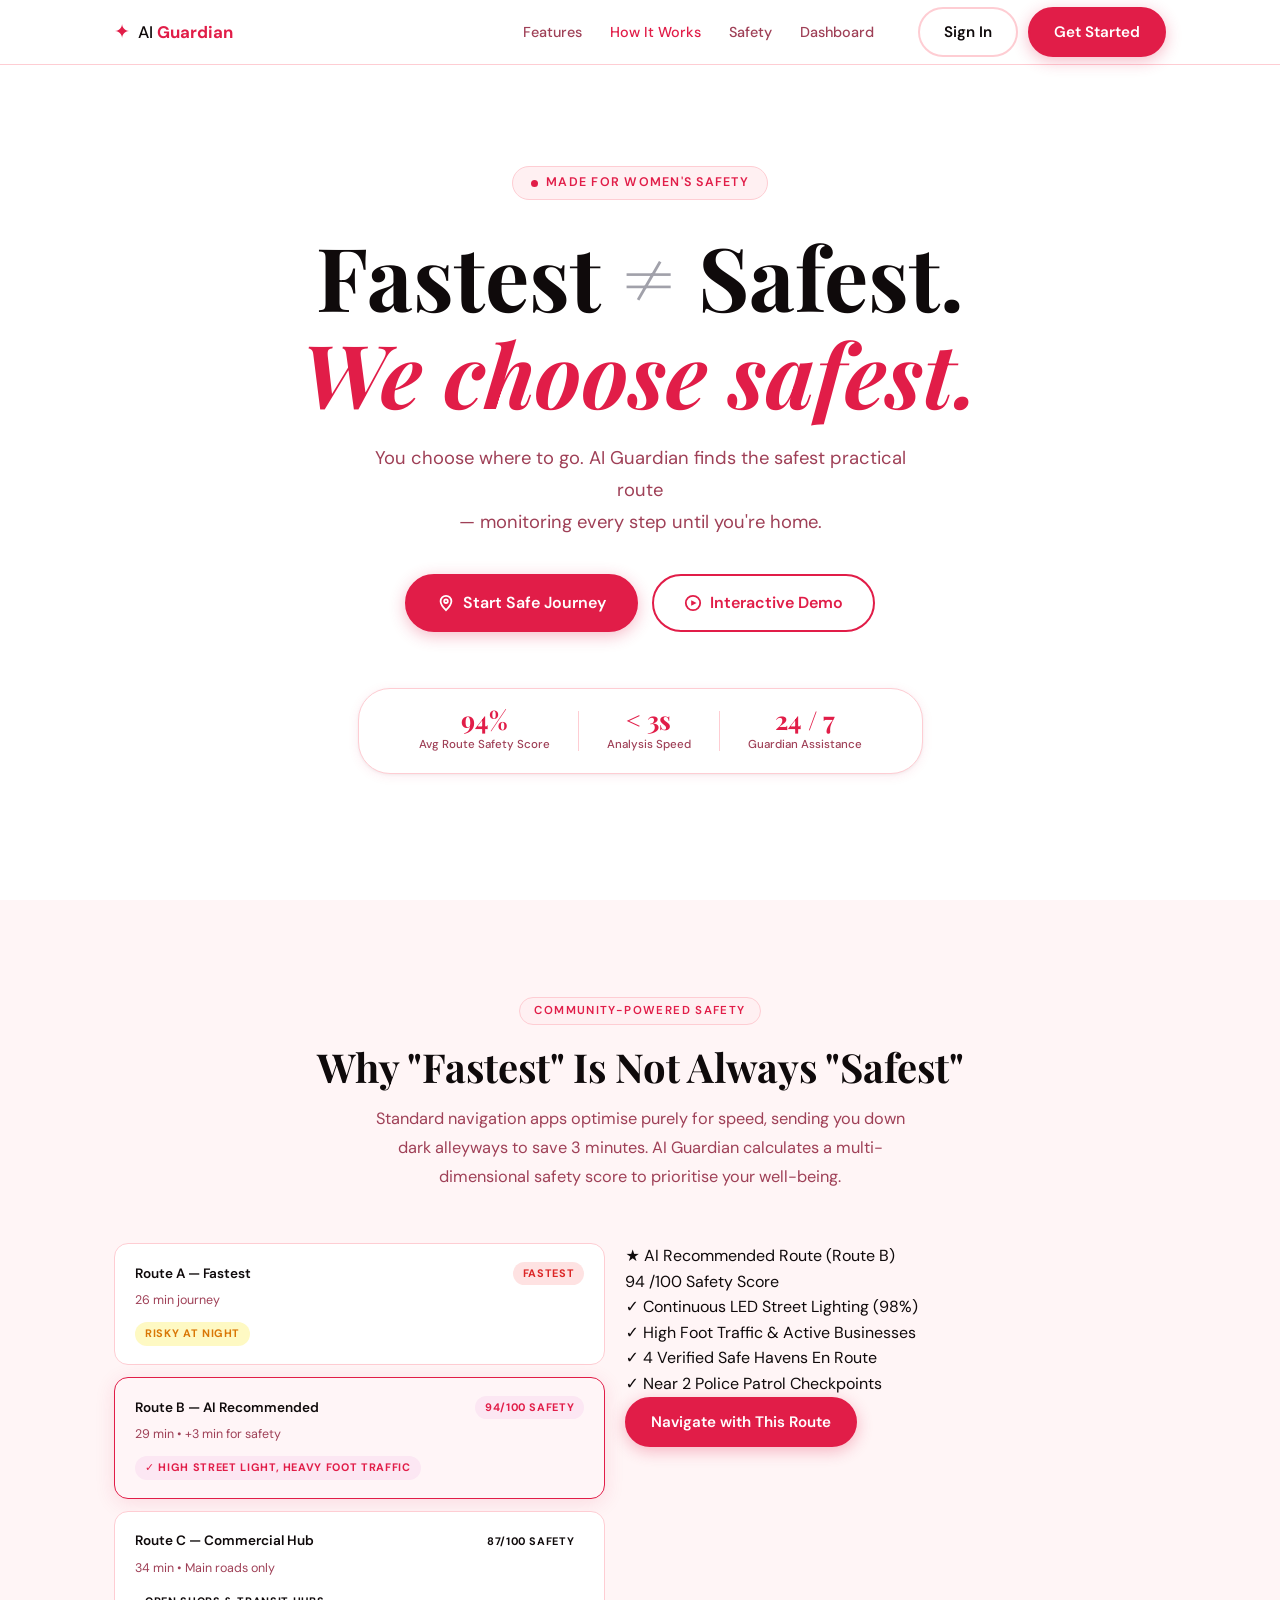
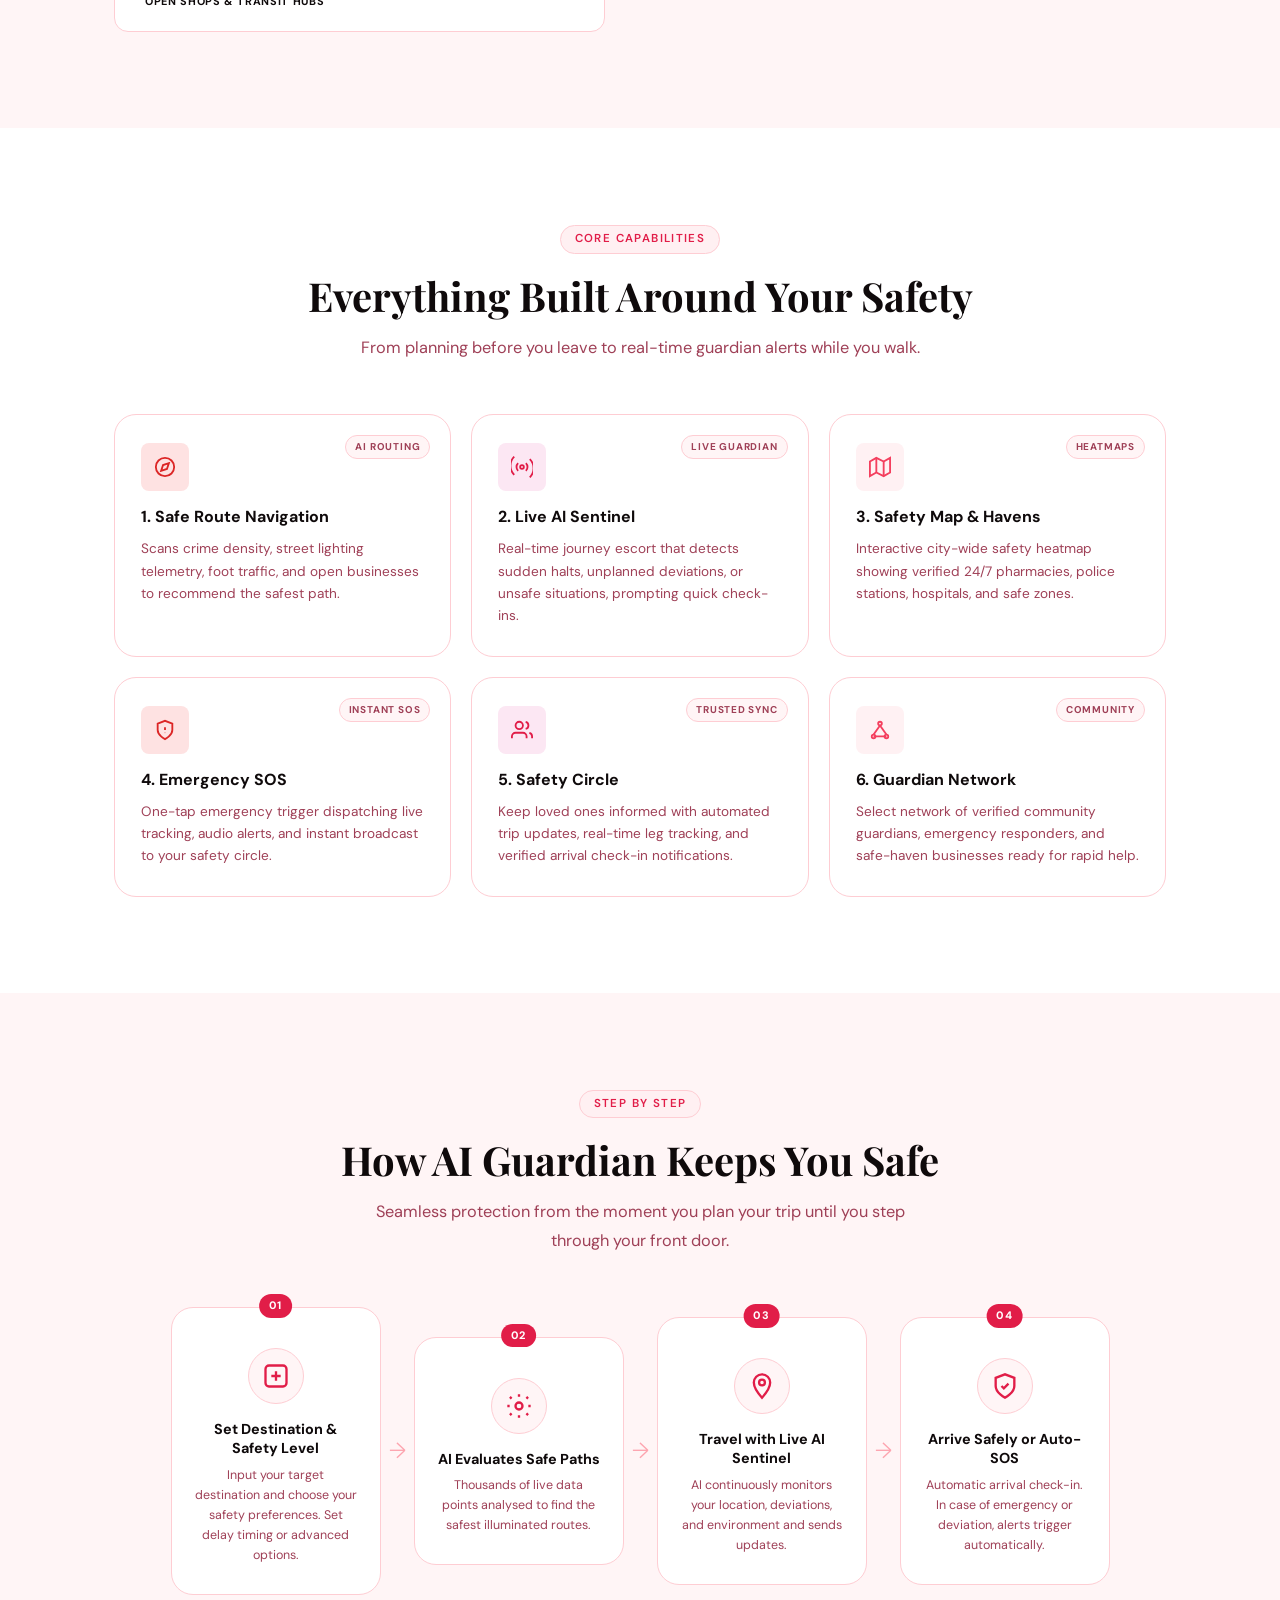
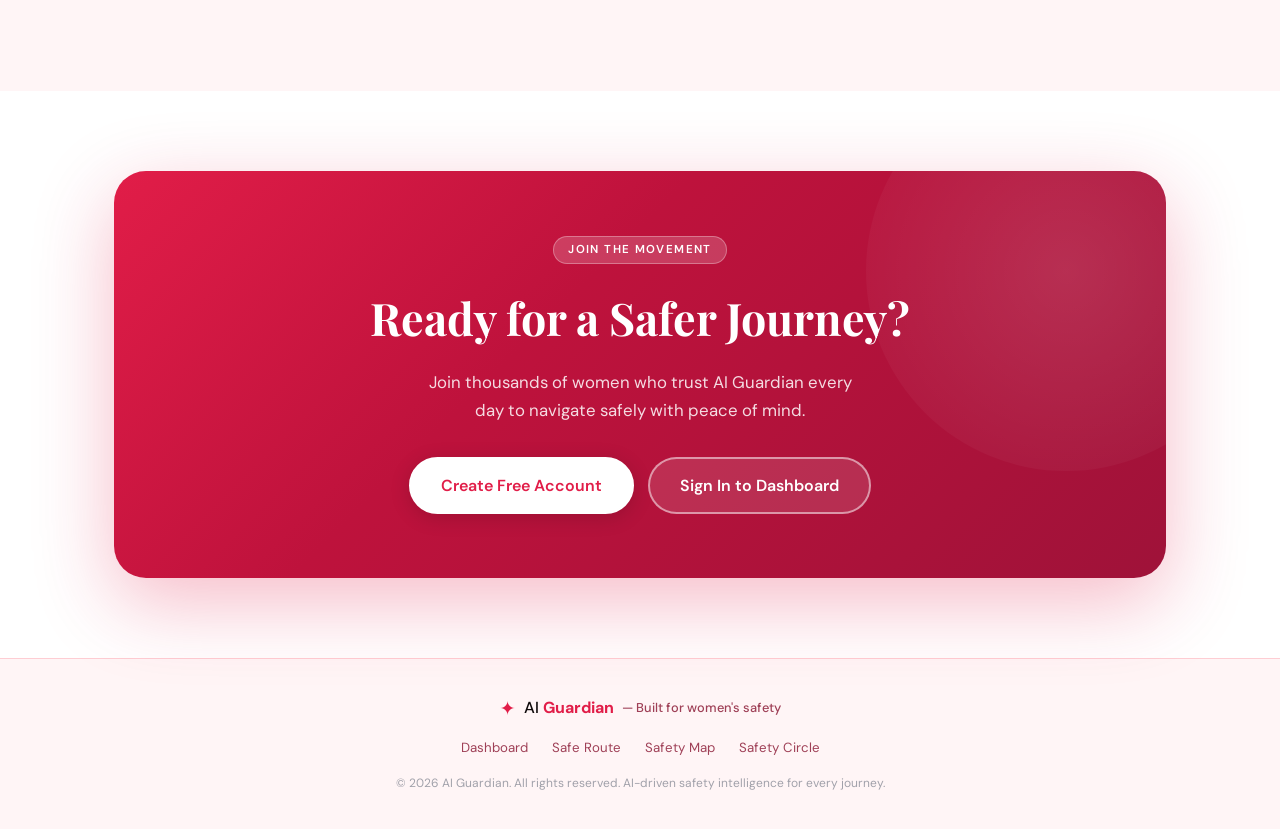
<file: index.html>
<!DOCTYPE html>
<html lang="en">
<head>
  <meta charset="UTF-8" />
  <meta name="viewport" content="width=device-width, initial-scale=1.0" />
  <title>AI Guardian — Safest Way to Get There</title>
  <meta name="description" content="AI Guardian finds the safest route, monitors your live journey, and keeps your safety circle informed. Dedicated women's safety platform." />
  <link rel="preconnect" href="https://fonts.googleapis.com" />
  <link rel="preconnect" href="https://fonts.gstatic.com" crossorigin />
  <link href="https://fonts.googleapis.com/css2?family=DM+Sans:ital,opsz,wght@0,9..40,300;0,9..40,400;0,9..40,500;0,9..40,600;0,9..40,700;1,9..40,400&family=Playfair+Display:ital,wght@0,600;0,700;1,600&display=swap" rel="stylesheet" />
  <link rel="stylesheet" href="css/landingpage.css" />
</head>
<body>

  <!-- NAV -->
  <nav class="nav" id="navbar">
    <div class="nav__inner">
      <a href="index.html" class="nav__logo">
        <span class="logo-shield">&#10022;</span>
        <span>AI <strong>Guardian</strong></span>
      </a>
      <ul class="nav__links">
        <li><a href="#features">Features</a></li>
        <li><a href="#how-it-works">How It Works</a></li>
        <li><a href="#safety">Safety</a></li>
        <li><a href="html/dashboard.html">Dashboard</a></li>
      </ul>
      <div class="nav__cta">
        <a href="html/Signin.html" class="btn btn--ghost">Sign In</a>
        <a href="html/register.html" class="btn btn--primary">Get Started</a>
      </div>
      <button class="nav__hamburger" id="hamburger" aria-label="Open menu">
        <span></span><span></span><span></span>
      </button>
    </div>
  </nav>

  <!-- HERO -->
  <section class="hero">
    <div class="hero__badge">
      <span class="badge-dot"></span>
      Made for Women's Safety
    </div>
    <h1 class="hero__headline">
      Fastest <span class="strike">≠</span> Safest.<br/>
      <em>We choose safest.</em>
    </h1>
    <p class="hero__sub">
      You choose where to go. AI Guardian finds the safest practical route<br class="hide-mobile"/>
      — monitoring every step until you're home.
    </p>
    <div class="hero__actions">
      <a href="html/saferoute.html" class="btn btn--primary btn--lg">
        <svg viewBox="0 0 20 20" fill="none" stroke="currentColor" stroke-width="2" width="18" height="18"><path d="M10 2a6 6 0 0 1 6 6c0 4-6 10-6 10S4 12 4 8a6 6 0 0 1 6-6z"/><circle cx="10" cy="8" r="2"/></svg>
        Start Safe Journey
      </a>
      <a href="html/dashboard.html" class="btn btn--outline btn--lg">
        <svg viewBox="0 0 20 20" fill="none" stroke="currentColor" stroke-width="2" width="18" height="18"><circle cx="10" cy="10" r="8"/><polygon points="8,7 14,10 8,13" fill="currentColor" stroke="none"/></svg>
        Interactive Demo
      </a>
    </div>
    <div class="hero__stats">
      <div class="stat">
        <span class="stat__value">94%</span>
        <span class="stat__label">Avg Route Safety Score</span>
      </div>
      <div class="stat-divider"></div>
      <div class="stat">
        <span class="stat__value">&lt; 3s</span>
        <span class="stat__label">Analysis Speed</span>
      </div>
      <div class="stat-divider"></div>
      <div class="stat">
        <span class="stat__value">24 / 7</span>
        <span class="stat__label">Guardian Assistance</span>
      </div>
    </div>
    <div class="hero__bg-orb orb--1"></div>
    <div class="hero__bg-orb orb--2"></div>
  </section>

  <!-- WHY SECTION -->
  <section class="why" id="safety">
    <div class="container">
      <div class="section-label">Community-Powered Safety</div>
      <h2 class="section-title">Why "Fastest" Is Not Always "Safest"</h2>
      <p class="section-sub">Standard navigation apps optimise purely for speed, sending you down dark alleyways to save 3 minutes. AI Guardian calculates a multi-dimensional safety score to prioritise your well-being.</p>

      <div class="route-compare">
        <!-- Left: route list -->
        <div class="route-list">
          <div class="route-card route-card--fastest" data-route="A">
            <div class="route-card__header">
              <span class="route-label">Route A — Fastest</span>
              <span class="badge badge--danger">Fastest</span>
            </div>
            <div class="route-card__time">26 min journey</div>
            <span class="badge badge--warning">Risky at night</span>
          </div>

          <div class="route-card route-card--recommended active-route" data-route="B">
            <div class="route-card__header">
              <span class="route-label">Route B — AI Recommended</span>
              <span class="badge badge--success">94/100 Safety</span>
            </div>
            <div class="route-card__time">29 min &bull; +3 min for safety</div>
            <span class="badge badge--success">&#10003; High Street Light, Heavy Foot Traffic</span>
          </div>

          <div class="route-card route-card--scenic" data-route="C">
            <div class="route-card__header">
              <span class="route-label">Route C — Commercial Hub</span>
              <span class="badge badge--info">87/100 Safety</span>
            </div>
            <div class="route-card__time">34 min &bull; Main roads only</div>
            <span class="badge badge--info">Open shops &amp; transit hubs</span>
          </div>
        </div>

        <!-- Right: route detail card -->
        <div class="route-detail-card" id="routeDetailCard">
          <div class="detail-badge">&#9733; AI Recommended Route (Route B)</div>
          <div class="detail-score">
            <span class="score-num">94</span>
            <span class="score-max">/100</span>
            <span class="score-label">Safety Score</span>
          </div>
          <div class="score-bar"><div class="score-fill" style="width:94%"></div></div>

          <ul class="safety-factors">
            <li><span class="factor-icon">&#10003;</span> Continuous LED Street Lighting (98%)</li>
            <li><span class="factor-icon">&#10003;</span> High Foot Traffic &amp; Active Businesses</li>
            <li><span class="factor-icon">&#10003;</span> 4 Verified Safe Havens En Route</li>
            <li><span class="factor-icon">&#10003;</span> Near 2 Police Patrol Checkpoints</li>
          </ul>

          <a href="html/saferoute.html" class="btn btn--primary btn--full">Navigate with This Route</a>
        </div>
      </div>
    </div>
  </section>

  <!-- FEATURES -->
  <section class="features" id="features">
    <div class="container">
      <div class="section-label">Core Capabilities</div>
      <h2 class="section-title">Everything Built Around Your Safety</h2>
      <p class="section-sub">From planning before you leave to real-time guardian alerts while you walk.</p>

      <div class="features-grid">
        <a href="html/saferoute.html" class="feature-card" style="text-decoration:none; color:inherit;">
          <div class="feature-card__icon icon--red">
            <svg viewBox="0 0 24 24" fill="none" stroke="currentColor" stroke-width="2" width="22" height="22"><circle cx="12" cy="12" r="10"/><polygon points="16.24 7.76 14.12 14.12 7.76 16.24 9.88 9.88 16.24 7.76"/></svg>
          </div>
          <div class="feature-card__tag">AI Routing</div>
          <h3>1. Safe Route Navigation</h3>
          <p>Scans crime density, street lighting telemetry, foot traffic, and open businesses to recommend the safest path.</p>
        </a>

        <a href="html/livejouney.html" class="feature-card" style="text-decoration:none; color:inherit;">
          <div class="feature-card__icon icon--pink">
            <svg viewBox="0 0 24 24" fill="none" stroke="currentColor" stroke-width="2" width="22" height="22"><circle cx="12" cy="12" r="2"/><path d="M16.24 7.76a6 6 0 0 1 0 8.49M7.76 16.25a6 6 0 0 1 0-8.49M20.49 3.51a14 14 0 0 1 0 19.79M3.51 20.49a14 14 0 0 1 0-19.79"/></svg>
          </div>
          <div class="feature-card__tag">Live Guardian</div>
          <h3>2. Live AI Sentinel</h3>
          <p>Real-time journey escort that detects sudden halts, unplanned deviations, or unsafe situations, prompting quick check-ins.</p>
        </a>

        <a href="html/SafePlaces.html" class="feature-card" style="text-decoration:none; color:inherit;">
          <div class="feature-card__icon icon--rose">
            <svg viewBox="0 0 24 24" fill="none" stroke="currentColor" stroke-width="2" width="22" height="22"><polygon points="1 6 1 22 8 18 16 22 23 18 23 2 16 6 8 2 1 6"/><line x1="8" y1="2" x2="8" y2="18"/><line x1="16" y1="6" x2="16" y2="22"/></svg>
          </div>
          <div class="feature-card__tag">Heatmaps</div>
          <h3>3. Safety Map &amp; Havens</h3>
          <p>Interactive city-wide safety heatmap showing verified 24/7 pharmacies, police stations, hospitals, and safe zones.</p>
        </a>

        <a href="html/dashboard.html" class="feature-card" style="text-decoration:none; color:inherit;">
          <div class="feature-card__icon icon--red">
            <svg viewBox="0 0 24 24" fill="none" stroke="currentColor" stroke-width="2" width="22" height="22"><path d="M12 22s8-4 8-10V5l-8-3-8 3v7c0 6 8 10 8 10Z"/><line x1="12" y1="9" x2="12" y2="12"/><circle cx="12" cy="15" r="0.5" fill="currentColor" stroke-width="0"/></svg>
          </div>
          <div class="feature-card__tag">Instant SOS</div>
          <h3>4. Emergency SOS</h3>
          <p>One-tap emergency trigger dispatching live tracking, audio alerts, and instant broadcast to your safety circle.</p>
        </a>

        <a href="html/safety-circle.html" class="feature-card" style="text-decoration:none; color:inherit;">
          <div class="feature-card__icon icon--pink">
            <svg viewBox="0 0 24 24" fill="none" stroke="currentColor" stroke-width="2" width="22" height="22"><path d="M17 21v-2a4 4 0 0 0-4-4H5a4 4 0 0 0-4 4v2"/><circle cx="9" cy="7" r="4"/><path d="M23 21v-2a4 4 0 0 0-3-3.87"/><path d="M16 3.13a4 4 0 0 1 0 7.75"/></svg>
          </div>
          <div class="feature-card__tag">Trusted Sync</div>
          <h3>5. Safety Circle</h3>
          <p>Keep loved ones informed with automated trip updates, real-time leg tracking, and verified arrival check-in notifications.</p>
        </a>

        <a href="html/guardian-network.html" class="feature-card" style="text-decoration:none; color:inherit;">
          <div class="feature-card__icon icon--rose">
            <svg viewBox="0 0 24 24" fill="none" stroke="currentColor" stroke-width="2" width="22" height="22"><circle cx="12" cy="5" r="2"/><circle cx="5" cy="19" r="2"/><circle cx="19" cy="19" r="2"/><line x1="12" y1="7" x2="5" y2="17"/><line x1="12" y1="7" x2="19" y2="17"/><line x1="5" y1="19" x2="19" y2="19"/></svg>
          </div>
          <div class="feature-card__tag">Community</div>
          <h3>6. Guardian Network</h3>
          <p>Select network of verified community guardians, emergency responders, and safe-haven businesses ready for rapid help.</p>
        </a>
      </div>
    </div>
  </section>

  <!-- HOW IT WORKS -->
  <section class="how-it-works" id="how-it-works">
    <div class="container">
      <div class="section-label">Step by Step</div>
      <h2 class="section-title">How AI Guardian Keeps You Safe</h2>
      <p class="section-sub">Seamless protection from the moment you plan your trip until you step through your front door.</p>

      <div class="steps-row">
        <div class="step-card">
          <div class="step-num">01</div>
          <div class="step-icon">
            <svg viewBox="0 0 24 24" fill="none" stroke="currentColor" stroke-width="2" width="28" height="28"><rect x="3" y="3" width="18" height="18" rx="3"/><path d="M8 12h8M12 8v8"/></svg>
          </div>
          <h4>Set Destination &amp; Safety Level</h4>
          <p>Input your target destination and choose your safety preferences. Set delay timing or advanced options.</p>
        </div>
        <div class="step-arrow">→</div>

        <div class="step-card">
          <div class="step-num">02</div>
          <div class="step-icon">
            <svg viewBox="0 0 24 24" fill="none" stroke="currentColor" stroke-width="2" width="28" height="28"><circle cx="12" cy="12" r="3"/><path d="M12 2v2M12 20v2M4.22 4.22l1.42 1.42M18.36 18.36l1.42 1.42M2 12h2M20 12h2M4.22 19.78l1.42-1.42M18.36 5.64l1.42-1.42"/></svg>
          </div>
          <h4>AI Evaluates Safe Paths</h4>
          <p>Thousands of live data points analysed to find the safest illuminated routes.</p>
        </div>
        <div class="step-arrow">→</div>

        <div class="step-card">
          <div class="step-num">03</div>
          <div class="step-icon">
            <svg viewBox="0 0 24 24" fill="none" stroke="currentColor" stroke-width="2" width="28" height="28"><path d="M12 2a7 7 0 0 1 7 7c0 5.25-7 13-7 13S5 14.25 5 9a7 7 0 0 1 7-7z"/><circle cx="12" cy="9" r="2.5"/></svg>
          </div>
          <h4>Travel with Live AI Sentinel</h4>
          <p>AI continuously monitors your location, deviations, and environment and sends updates.</p>
        </div>
        <div class="step-arrow">→</div>

        <div class="step-card">
          <div class="step-num">04</div>
          <div class="step-icon">
            <svg viewBox="0 0 24 24" fill="none" stroke="currentColor" stroke-width="2" width="28" height="28"><path d="M12 22s8-4 8-10V5l-8-3-8 3v7c0 6 8 10 8 10Z"/><path d="M9 12l2 2 4-4"/></svg>
          </div>
          <h4>Arrive Safely or Auto-SOS</h4>
          <p>Automatic arrival check-in. In case of emergency or deviation, alerts trigger automatically.</p>
        </div>
      </div>
    </div>
  </section>

  <!-- CTA -->
  <section class="cta-section">
    <div class="container">
      <div class="cta-card">
        <div class="cta-card__orb"></div>
        <div class="cta-card__content">
          <div class="section-label section-label--light">Join the Movement</div>
          <h2>Ready for a Safer Journey?</h2>
          <p>Join thousands of women who trust AI Guardian every day to navigate safely with peace of mind.</p>
          <div class="cta-card__actions">
            <a href="html/register.html" class="btn btn--primary btn--lg">Create Free Account</a>
            <a href="html/Signin.html" class="btn btn--outline-light btn--lg">Sign In to Dashboard</a>
          </div>
        </div>
      </div>
    </div>
  </section>

  <!-- FOOTER -->
  <footer class="footer">
    <div class="container footer__inner">
      <div class="footer__brand">
        <span class="logo-shield">&#10022;</span>
        <span>AI <strong>Guardian</strong></span>
        <span class="footer__tagline">— Built for women's safety</span>
      </div>
      <nav class="footer__links">
        <a href="html/dashboard.html">Dashboard</a>
        <a href="html/saferoute.html">Safe Route</a>
        <a href="html/SafePlaces.html">Safety Map</a>
        <a href="html/safety-circle.html">Safety Circle</a>
      </nav>
      <p class="footer__copy">&copy; 2026 AI Guardian. All rights reserved. AI-driven safety intelligence for every journey.</p>
    </div>
  </footer>

  <script src="js/landingpage.js"></script>
</body>
</html>
</file>
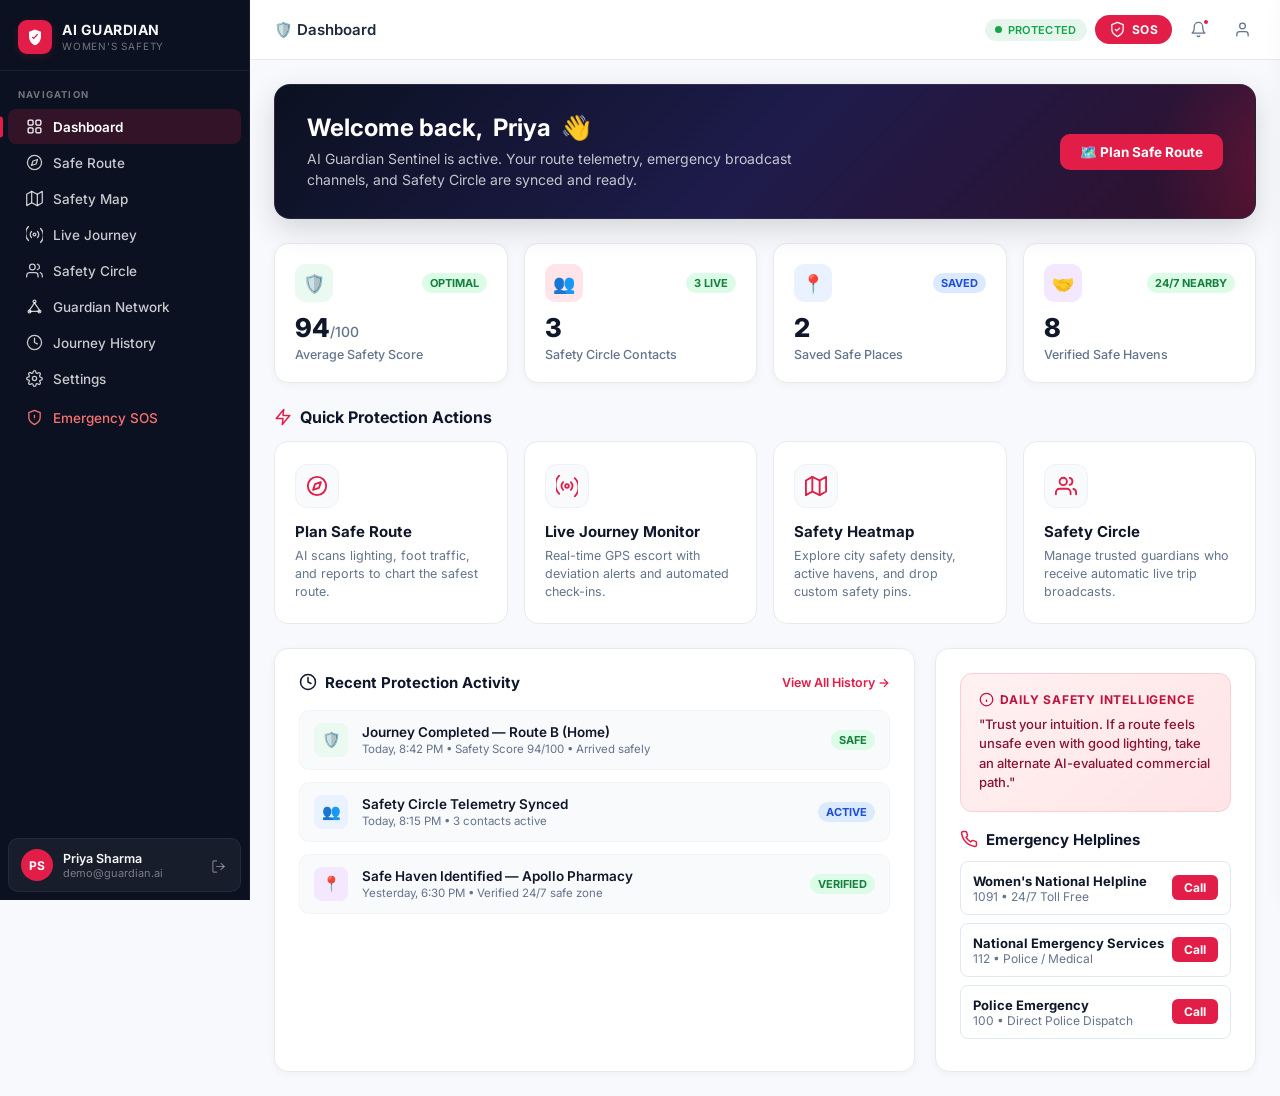
<file: html/dashboard.html>
<!DOCTYPE html>
<html lang="en">
<head>
  <meta charset="UTF-8">
  <meta name="viewport" content="width=device-width, initial-scale=1.0">
  <title>AI Guardian — Dashboard</title>
  <meta name="description" content="AI Guardian women's safety command center — monitor journeys, safety circle status, and AI routes.">
  <link rel="preconnect" href="https://fonts.googleapis.com">
  <link rel="preconnect" href="https://fonts.gstatic.com" crossorigin>
  <link href="https://fonts.googleapis.com/css2?family=Inter:wght@400;500;600;700;800&display=swap" rel="stylesheet">
  <link rel="stylesheet" href="../css/app-shell.css">
  <link rel="stylesheet" href="../css/dashboard.css">
</head>
<body>

  <div class="ag-main">
    <main class="ag-content">

      <!-- Welcome Banner -->
      <div class="dash-welcome">
        <div class="dash-welcome-content">
          <h1>Welcome back, <span id="dashUserName">Priya</span> 👋</h1>
          <p>AI Guardian Sentinel is active. Your route telemetry, emergency broadcast channels, and Safety Circle are synced and ready.</p>
        </div>
        <div class="dash-welcome-actions">
          <a href="saferoute.html" class="btn-primary" style="background:#e11d48; color:#fff; border-radius:10px; padding:10px 20px; font-weight:700;">
            🗺️ Plan Safe Route
          </a>
        </div>
      </div>

      <!-- Stats Overview -->
      <div class="dash-stats-grid">
        <div class="dash-stat-card">
          <div class="dash-stat-top">
            <div class="dash-stat-icon icon-green">🛡️</div>
            <span class="activity-badge badge-green">OPTIMAL</span>
          </div>
          <div class="dash-stat-value">94<small style="font-size:14px; font-weight:500; color:#64748b;">/100</small></div>
          <div class="dash-stat-label">Average Safety Score</div>
        </div>

        <div class="dash-stat-card">
          <div class="dash-stat-top">
            <div class="dash-stat-icon icon-red">👥</div>
            <span class="activity-badge badge-green">3 LIVE</span>
          </div>
          <div class="dash-stat-value" id="dashCircleCount">3</div>
          <div class="dash-stat-label">Safety Circle Contacts</div>
        </div>

        <div class="dash-stat-card">
          <div class="dash-stat-top">
            <div class="dash-stat-icon icon-blue">📍</div>
            <span class="activity-badge badge-blue">SAVED</span>
          </div>
          <div class="dash-stat-value" id="dashPlacesCount">2</div>
          <div class="dash-stat-label">Saved Safe Places</div>
        </div>

        <div class="dash-stat-card">
          <div class="dash-stat-top">
            <div class="dash-stat-icon icon-purple">🤝</div>
            <span class="activity-badge badge-green">24/7 NEARBY</span>
          </div>
          <div class="dash-stat-value">8</div>
          <div class="dash-stat-label">Verified Safe Havens</div>
        </div>
      </div>

      <!-- Quick Actions Grid -->
      <h2 class="dash-section-title">
        <svg width="18" height="18" viewBox="0 0 24 24" fill="none" stroke="#e11d48" stroke-width="2" stroke-linecap="round" stroke-linejoin="round"><polygon points="13 2 3 14 12 14 11 22 21 10 12 10 13 2"/></svg>
        Quick Protection Actions
      </h2>

      <div class="dash-actions-grid">
        <a href="saferoute.html" class="dash-action-card">
          <div class="dash-action-icon">
            <svg width="22" height="22" viewBox="0 0 24 24" fill="none" stroke="currentColor" stroke-width="2" stroke-linecap="round" stroke-linejoin="round"><circle cx="12" cy="12" r="10"/><polygon points="16.24 7.76 14.12 14.12 7.76 16.24 9.88 9.88 16.24 7.76"/></svg>
          </div>
          <div class="dash-action-title">Plan Safe Route</div>
          <div class="dash-action-desc">AI scans lighting, foot traffic, and reports to chart the safest route.</div>
        </a>

        <a href="livejouney.html" class="dash-action-card">
          <div class="dash-action-icon">
            <svg width="22" height="22" viewBox="0 0 24 24" fill="none" stroke="currentColor" stroke-width="2" stroke-linecap="round" stroke-linejoin="round"><circle cx="12" cy="12" r="2"/><path d="M16.24 7.76a6 6 0 0 1 0 8.49M7.76 16.25a6 6 0 0 1 0-8.49M20.49 3.51a14 14 0 0 1 0 19.79M3.51 20.49a14 14 0 0 1 0-19.79"/></svg>
          </div>
          <div class="dash-action-title">Live Journey Monitor</div>
          <div class="dash-action-desc">Real-time GPS escort with deviation alerts and automated check-ins.</div>
        </a>

        <a href="SafePlaces.html" class="dash-action-card">
          <div class="dash-action-icon">
            <svg width="22" height="22" viewBox="0 0 24 24" fill="none" stroke="currentColor" stroke-width="2" stroke-linecap="round" stroke-linejoin="round"><polygon points="1 6 1 22 8 18 16 22 23 18 23 2 16 6 8 2 1 6"/><line x1="8" y1="2" x2="8" y2="18"/><line x1="16" y1="6" x2="16" y2="22"/></svg>
          </div>
          <div class="dash-action-title">Safety Heatmap</div>
          <div class="dash-action-desc">Explore city safety density, active havens, and drop custom safety pins.</div>
        </a>

        <a href="safety-circle.html" class="dash-action-card">
          <div class="dash-action-icon">
            <svg width="22" height="22" viewBox="0 0 24 24" fill="none" stroke="currentColor" stroke-width="2" stroke-linecap="round" stroke-linejoin="round"><path d="M17 21v-2a4 4 0 0 0-4-4H5a4 4 0 0 0-4 4v2"/><circle cx="9" cy="7" r="4"/><path d="M23 21v-2a4 4 0 0 0-3-3.87"/><path d="M16 3.13a4 4 0 0 1 0 7.75"/></svg>
          </div>
          <div class="dash-action-title">Safety Circle</div>
          <div class="dash-action-desc">Manage trusted guardians who receive automatic live trip broadcasts.</div>
        </a>
      </div>

      <!-- Two Column Section -->
      <div class="dash-two-col">

        <!-- Left: Recent Activity -->
        <div class="dash-card">
          <div class="dash-card-header">
            <h3>
              <svg width="18" height="18" viewBox="0 0 24 24" fill="none" stroke="currentColor" stroke-width="2" stroke-linecap="round" stroke-linejoin="round"><circle cx="12" cy="12" r="10"/><polyline points="12 6 12 12 16 14"/></svg>
              Recent Protection Activity
            </h3>
            <a href="journey-history.html" style="font-size:12.5px; font-weight:600; color:#e11d48; text-decoration:none;">View All History &rarr;</a>
          </div>

          <ul class="activity-list">
            <li class="activity-item">
              <div class="activity-icon icon-green">🛡️</div>
              <div class="activity-info">
                <div class="activity-title">Journey Completed — Route B (Home)</div>
                <div class="activity-meta">Today, 8:42 PM &bull; Safety Score 94/100 &bull; Arrived safely</div>
              </div>
              <span class="activity-badge badge-green">SAFE</span>
            </li>

            <li class="activity-item">
              <div class="activity-icon icon-blue">👥</div>
              <div class="activity-info">
                <div class="activity-title">Safety Circle Telemetry Synced</div>
                <div class="activity-meta">Today, 8:15 PM &bull; 3 contacts active</div>
              </div>
              <span class="activity-badge badge-blue">ACTIVE</span>
            </li>

            <li class="activity-item">
              <div class="activity-icon icon-purple">📍</div>
              <div class="activity-info">
                <div class="activity-title">Safe Haven Identified — Apollo Pharmacy</div>
                <div class="activity-meta">Yesterday, 6:30 PM &bull; Verified 24/7 safe zone</div>
              </div>
              <span class="activity-badge badge-green">VERIFIED</span>
            </li>
          </ul>
        </div>

        <!-- Right: Daily Safety Tip & Emergency Helplines -->
        <div class="dash-card">
          <div class="safety-tip-box">
            <div class="safety-tip-head">
              <svg width="15" height="15" viewBox="0 0 24 24" fill="none" stroke="currentColor" stroke-width="2"><circle cx="12" cy="12" r="10"/><line x1="12" y1="16" x2="12" y2="12"/><line x1="12" y1="8" x2="12.01" y2="8"/></svg>
              Daily Safety Intelligence
            </div>
            <div class="safety-tip-text" id="dailyTipText">
              "When walking alone after dusk, keep your headphones in ambient transparency mode and share your live route with your Safety Circle."
            </div>
          </div>

          <div class="dash-card-header" style="margin-bottom:12px;">
            <h3>
              <svg width="18" height="18" viewBox="0 0 24 24" fill="none" stroke="#e11d48" stroke-width="2"><path d="M22 16.92v3a2 2 0 0 1-2.18 2 19.79 19.79 0 0 1-8.63-3.07 19.5 19.5 0 0 1-6-6 19.79 19.79 0 0 1-3.07-8.67A2 2 0 0 1 4.11 2h3a2 2 0 0 1 2 1.72 12.84 12.84 0 0 0 .7 2.81 2 2 0 0 1-.45 2.11L8.09 9.91a16 16 0 0 0 6 6l1.27-1.27a2 2 0 0 1 2.11-.45 12.84 12.84 0 0 0 2.81.7A2 2 0 0 1 22 16.92z"/></svg>
              Emergency Helplines
            </h3>
          </div>

          <div class="helpline-item">
            <div>
              <strong>Women's National Helpline</strong>
              <span>1091 &bull; 24/7 Toll Free</span>
            </div>
            <a href="tel:1091" class="helpline-call-btn">Call</a>
          </div>

          <div class="helpline-item">
            <div>
              <strong>National Emergency Services</strong>
              <span>112 &bull; Police / Medical</span>
            </div>
            <a href="tel:112" class="helpline-call-btn">Call</a>
          </div>

          <div class="helpline-item">
            <div>
              <strong>Police Emergency</strong>
              <span>100 &bull; Direct Police Dispatch</span>
            </div>
            <a href="tel:100" class="helpline-call-btn">Call</a>
          </div>
        </div>

      </div>

    </main>
  </div>

  <script src="../js/app-shell.js"></script>
  <script src="../js/dashboard.js"></script>
</body>
</html>
</file>
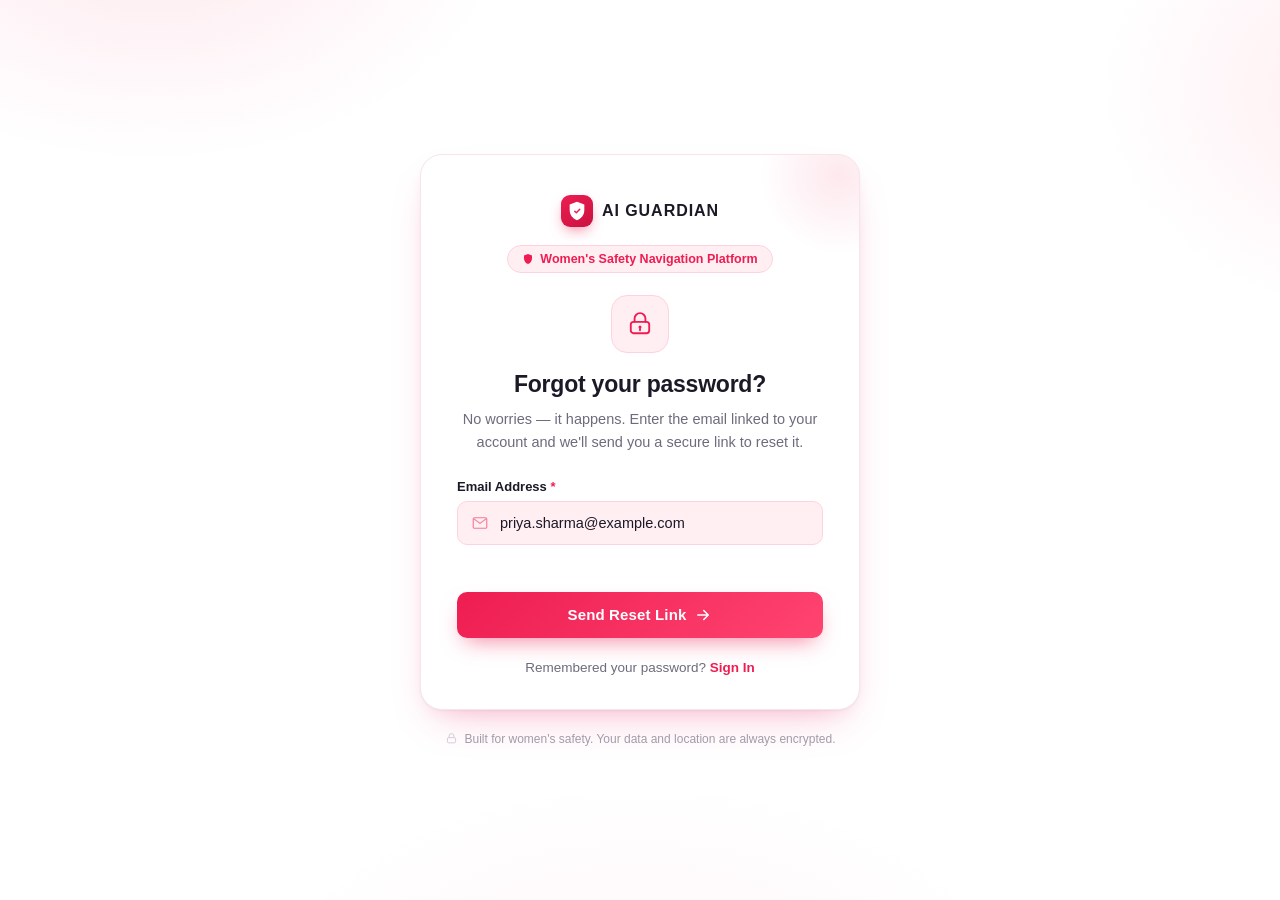
<file: html/ForgotPassword.html>
<!DOCTYPE html>
<html lang="en">
<head>
<meta charset="UTF-8" />
<meta name="viewport" content="width=device-width, initial-scale=1.0" />
<title>AI Guardian — Reset Your Password</title>
<link rel="stylesheet" href="../css/ForgotPassword.css" />
</head>
<body>

  <div class="page">
    <div class="card" id="card">

      <!-- Brand -->
      <div class="brand">
        <div class="brand-mark">
          <svg viewBox="0 0 24 24" width="22" height="22" fill="none" xmlns="http://www.w3.org/2000/svg">
            <path d="M12 2L4 5v6c0 5.2 3.4 9.7 8 11 4.6-1.3 8-5.8 8-11V5l-8-3z" fill="white"/>
            <path d="M9.5 12.2l1.8 1.8 3.7-4" stroke="#EE1D52" stroke-width="1.6" stroke-linecap="round" stroke-linejoin="round"/>
          </svg>
        </div>
        <span class="brand-name">AI GUARDIAN</span>
      </div>

      <div class="eyebrow">
        <svg viewBox="0 0 24 24" width="12" height="12" fill="none" xmlns="http://www.w3.org/2000/svg">
          <path d="M12 2L4 5v6c0 5.2 3.4 9.7 8 11 4.6-1.3 8-5.8 8-11V5l-8-3z" fill="currentColor"/>
        </svg>
        Women's Safety Navigation Platform
      </div>

      <!-- ===================== STEP 1: REQUEST RESET ===================== -->
      <section class="step" id="step-request" data-active="true">

        <div class="icon-badge">
          <svg viewBox="0 0 24 24" width="26" height="26" fill="none" xmlns="http://www.w3.org/2000/svg">
            <rect x="3.5" y="10" width="17" height="10.5" rx="2.5" stroke="#EE1D52" stroke-width="1.7"/>
            <path d="M7 10V7a5 5 0 0 1 10 0v3" stroke="#EE1D52" stroke-width="1.7" stroke-linecap="round"/>
            <circle cx="12" cy="14.8" r="1.4" fill="#EE1D52"/>
            <path d="M12 16.2v1.6" stroke="#EE1D52" stroke-width="1.7" stroke-linecap="round"/>
          </svg>
        </div>

        <h1>Forgot your password?</h1>
        <p class="subtitle">
          No worries — it happens. Enter the email linked to your account and
          we'll send you a secure link to reset it.
        </p>

        <form id="reset-form" novalidate>
          <label for="email">Email Address <span class="req">*</span></label>
          <div class="input-wrap">
            <svg class="input-icon" viewBox="0 0 24 24" width="18" height="18" fill="none" xmlns="http://www.w3.org/2000/svg">
              <path d="M3 6.5A1.5 1.5 0 0 1 4.5 5h15A1.5 1.5 0 0 1 21 6.5v11a1.5 1.5 0 0 1-1.5 1.5h-15A1.5 1.5 0 0 1 3 17.5v-11Z" stroke="currentColor" stroke-width="1.5"/>
              <path d="M4 6.5l8 6 8-6" stroke="currentColor" stroke-width="1.5" stroke-linecap="round" stroke-linejoin="round"/>
            </svg>
            <input type="email" id="email" name="email" placeholder="you@example.com" value="priya.sharma@example.com" autocomplete="email" />
          </div>
          <p class="field-msg" id="email-msg"></p>

          <button type="submit" class="btn-primary" id="submit-btn">
            <span class="btn-label">Send Reset Link</span>
            <svg class="btn-arrow" viewBox="0 0 24 24" width="18" height="18" fill="none" xmlns="http://www.w3.org/2000/svg">
              <path d="M5 12h14M13 6l6 6-6 6" stroke="currentColor" stroke-width="2" stroke-linecap="round" stroke-linejoin="round"/>
            </svg>
            <span class="spinner" aria-hidden="true"></span>
          </button>
        </form>

        <p class="back-row">
          Remembered your password?
          <a href="Signin.html">Sign In</a>
        </p>
      </section>

      <!-- ===================== STEP 2: EMAIL SENT ===================== -->
      <section class="step" id="step-sent" data-active="false">

        <div class="icon-badge success">
          <svg viewBox="0 0 24 24" width="28" height="28" fill="none" xmlns="http://www.w3.org/2000/svg">
            <path d="M4 6.5h16v11H4v-11Z" stroke="#EE1D52" stroke-width="1.7" stroke-linejoin="round"/>
            <path d="M4.5 6.8L12 13l7.5-6.2" stroke="#EE1D52" stroke-width="1.7" stroke-linecap="round" stroke-linejoin="round"/>
            <path class="check-mark" d="M9 16.5l2 2 4-4.5" stroke="#16A34A" stroke-width="2" stroke-linecap="round" stroke-linejoin="round"/>
          </svg>
        </div>

        <h1>Check your email</h1>
        <p class="subtitle">
          We've sent a password reset link to
          <strong id="sent-email">you@example.com</strong>.
          The link stays active for 15 minutes.
        </p>

        <div class="info-note">
          <svg viewBox="0 0 24 24" width="16" height="16" fill="none" xmlns="http://www.w3.org/2000/svg">
            <circle cx="12" cy="12" r="9" stroke="currentColor" stroke-width="1.5"/>
            <path d="M12 8v5" stroke="currentColor" stroke-width="1.5" stroke-linecap="round"/>
            <circle cx="12" cy="15.7" r="0.9" fill="currentColor"/>
          </svg>
          <span>For your safety, this link can only be used once. If you didn't request this, secure your account and contact support right away.</span>
        </div>

        <button type="button" class="btn-secondary" id="resend-btn">
          <span id="resend-label">Resend Email</span>
        </button>

        <p class="back-row">
          <a href="Signin.html">Return to Sign In</a>
        </p>
      </section>

    </div>

    <p class="footer-note">
      <svg viewBox="0 0 24 24" width="13" height="13" fill="none" xmlns="http://www.w3.org/2000/svg">
        <rect x="4.5" y="10.5" width="15" height="9.5" rx="2" stroke="currentColor" stroke-width="1.4"/>
        <path d="M7.5 10.5V7.5a4.5 4.5 0 0 1 9 0v3" stroke="currentColor" stroke-width="1.4"/>
      </svg>
      Built for women's safety. Your data and location are always encrypted.
    </p>
  </div>

  <script src="../js/ForgotPassword.js"></script>
</body>
</html>
</file>
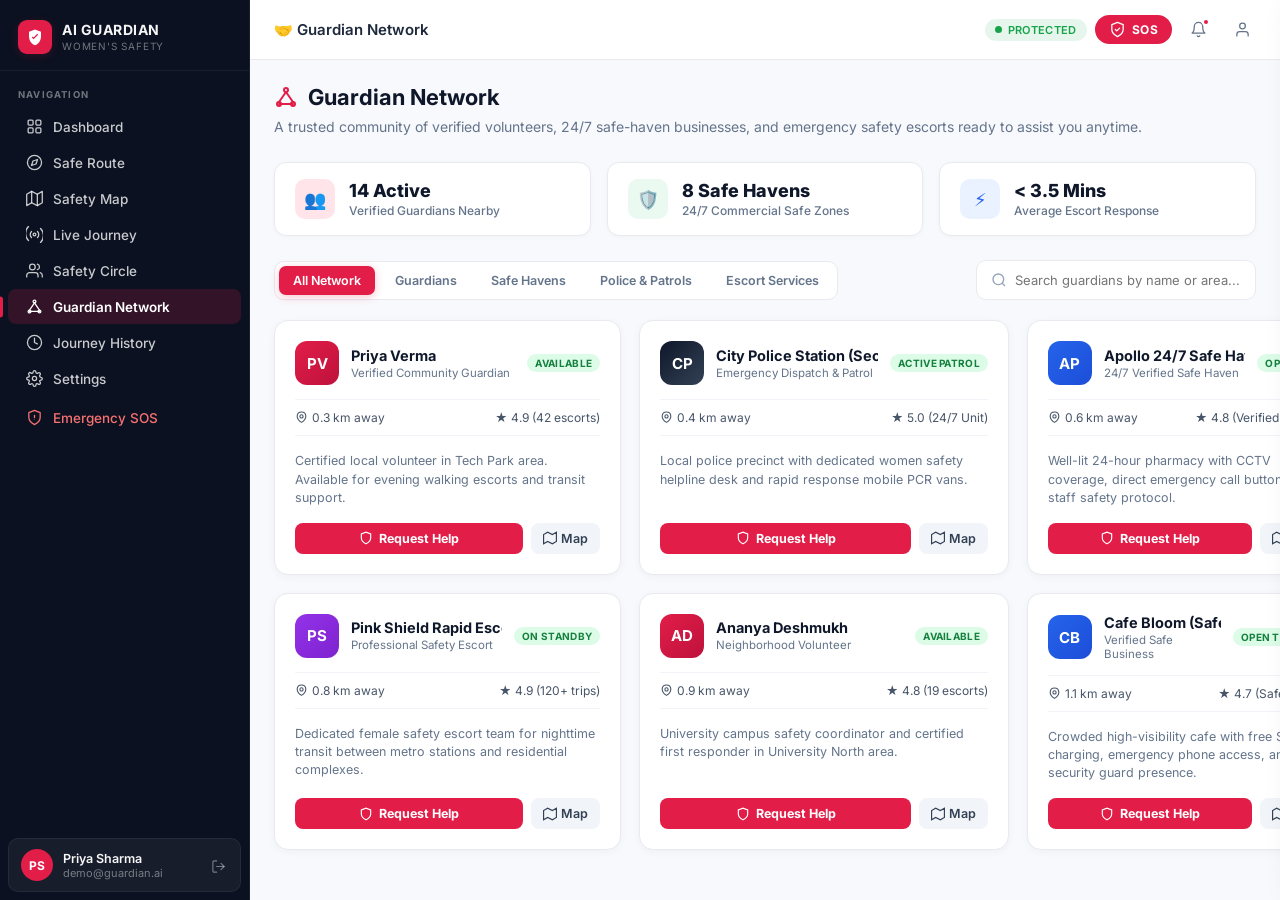
<file: html/guardian-network.html>
<!DOCTYPE html>
<html lang="en">
<head>
  <meta charset="UTF-8">
  <meta name="viewport" content="width=device-width, initial-scale=1.0">
  <title>AI Guardian — Guardian Network</title>
  <meta name="description" content="Verified community guardians, 24/7 safe havens, and emergency escorts ready to provide rapid assistance.">
  <link rel="preconnect" href="https://fonts.googleapis.com">
  <link rel="preconnect" href="https://fonts.gstatic.com" crossorigin>
  <link href="https://fonts.googleapis.com/css2?family=Inter:wght@400;500;600;700;800&display=swap" rel="stylesheet">
  <link rel="stylesheet" href="../css/app-shell.css">
  <link rel="stylesheet" href="../css/guardian-network.css">
</head>
<body>

  <div class="ag-main">
    <main class="ag-content">

      <!-- Page Header -->
      <div class="page-header">
        <h1>
          <svg width="24" height="24" viewBox="0 0 24 24" fill="none" stroke="#e11d48" stroke-width="2" stroke-linecap="round" stroke-linejoin="round"><circle cx="12" cy="5" r="2"/><circle cx="5" cy="19" r="2"/><circle cx="19" cy="19" r="2"/><line x1="12" y1="7" x2="5" y2="17"/><line x1="12" y1="7" x2="19" y2="17"/><line x1="5" y1="19" x2="19" y2="19"/></svg>
          Guardian Network
        </h1>
        <p>A trusted community of verified volunteers, 24/7 safe-haven businesses, and emergency safety escorts ready to assist you anytime.</p>
      </div>

      <!-- Stats Summary -->
      <div class="gn-stats-strip">
        <div class="gn-stat-pill">
          <div class="gn-stat-icon">👥</div>
          <div class="gn-stat-info">
            <strong>14 Active</strong>
            <span>Verified Guardians Nearby</span>
          </div>
        </div>
        <div class="gn-stat-pill">
          <div class="gn-stat-icon green">🛡️</div>
          <div class="gn-stat-info">
            <strong>8 Safe Havens</strong>
            <span>24/7 Commercial Safe Zones</span>
          </div>
        </div>
        <div class="gn-stat-pill">
          <div class="gn-stat-icon blue">⚡</div>
          <div class="gn-stat-info">
            <strong>&lt; 3.5 Mins</strong>
            <span>Average Escort Response</span>
          </div>
        </div>
      </div>

      <!-- Filters & Search -->
      <div class="gn-controls">
        <div class="gn-tabs">
          <button class="gn-tab active" data-category="all">All Network</button>
          <button class="gn-tab" data-category="guardian">Guardians</button>
          <button class="gn-tab" data-category="haven">Safe Havens</button>
          <button class="gn-tab" data-category="police">Police &amp; Patrols</button>
          <button class="gn-tab" data-category="escort">Escort Services</button>
        </div>

        <div class="gn-search-box">
          <svg width="16" height="16" viewBox="0 0 24 24" fill="none" stroke="#94a3b8" stroke-width="2"><circle cx="11" cy="11" r="8"/><line x1="21" y1="21" x2="16.65" y2="16.65"/></svg>
          <input type="text" id="gnSearchInput" placeholder="Search guardians by name or area...">
        </div>
      </div>

      <!-- Guardians Grid -->
      <div class="gn-grid" id="gnGrid">
        <!-- Injected via guardian-network.js -->
      </div>

    </main>
  </div>

  <!-- Request Help Modal -->
  <div class="gn-modal-overlay" id="gnModalOverlay">
    <div class="gn-modal">
      <h3 id="gnModalTitle">Request Community Escort</h3>
      <p>Connect with a verified guardian to accompany you along your route or provide immediate safe haven.</p>

      <form id="gnRequestForm">
        <div class="gn-form-group">
          <label>Selected Guardian / Safe Haven</label>
          <input type="text" id="gnTargetName" readonly style="background:#f8fafc; font-weight:600;">
        </div>

        <div class="gn-form-group">
          <label>Your Current Location</label>
          <input type="text" id="gnPickupLoc" value="Current GPS (Office - Tech Hub)" required>
        </div>

        <div class="gn-form-group">
          <label>Target Destination</label>
          <input type="text" id="gnDestLoc" placeholder="e.g. Home, Metro Station" value="Home (Oak Ridge)" required>
        </div>

        <div class="gn-form-group">
          <label>Urgency Level</label>
          <select id="gnUrgency">
            <option value="normal">Standard Walk Escort (Routine)</option>
            <option value="urgent">Urgent — Feel Uncomfortable</option>
            <option value="emergency">High Priority Emergency</option>
          </select>
        </div>

        <div class="gn-modal-actions">
          <button type="button" class="btn-ghost" id="gnModalCancel" style="flex:1;">Cancel</button>
          <button type="submit" class="btn-primary" style="flex:1.5;">Dispatch Request</button>
        </div>
      </form>
    </div>
  </div>

  <script src="../js/app-shell.js"></script>
  <script src="../js/guardian-network.js"></script>
</body>
</html>
</file>
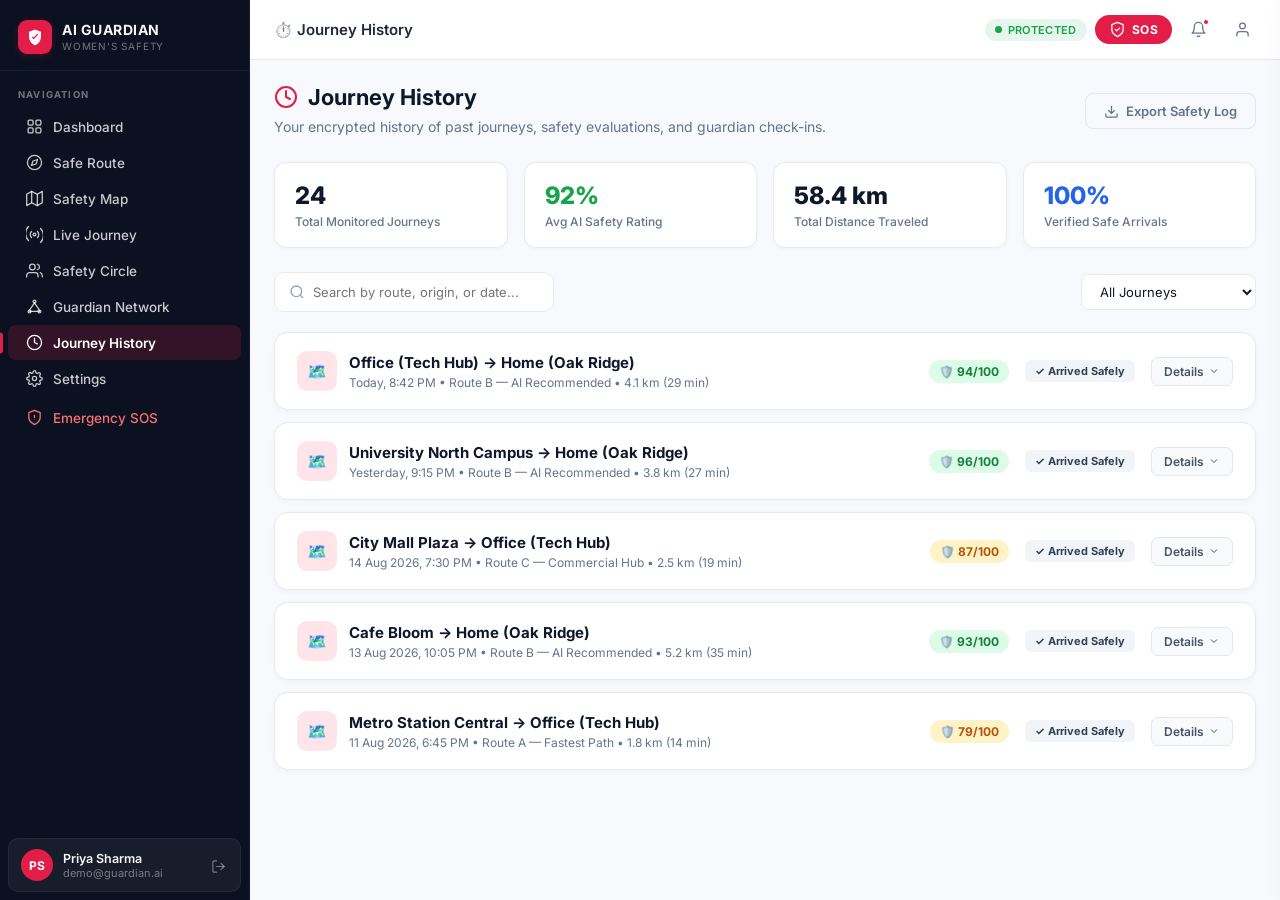
<file: html/journey-history.html>
<!DOCTYPE html>
<html lang="en">
<head>
  <meta charset="UTF-8">
  <meta name="viewport" content="width=device-width, initial-scale=1.0">
  <title>AI Guardian — Journey History</title>
  <meta name="description" content="Complete log of your trips with AI safety ratings, route metrics, and verified arrival check-ins.">
  <link rel="preconnect" href="https://fonts.googleapis.com">
  <link rel="preconnect" href="https://fonts.gstatic.com" crossorigin>
  <link href="https://fonts.googleapis.com/css2?family=Inter:wght@400;500;600;700;800&display=swap" rel="stylesheet">
  <link rel="stylesheet" href="../css/app-shell.css">
  <link rel="stylesheet" href="../css/journey-history.css">
</head>
<body>

  <div class="ag-main">
    <main class="ag-content">

      <!-- Page Header -->
      <div class="page-header" style="display:flex; justify-content:space-between; align-items:center; flex-wrap:wrap; gap:12px;">
        <div>
          <h1>
            <svg width="24" height="24" viewBox="0 0 24 24" fill="none" stroke="#e11d48" stroke-width="2" stroke-linecap="round" stroke-linejoin="round"><circle cx="12" cy="12" r="10"/><polyline points="12 6 12 12 16 14"/></svg>
            Journey History
          </h1>
          <p>Your encrypted history of past journeys, safety evaluations, and guardian check-ins.</p>
        </div>
        <button class="btn-ghost" id="jhExportBtn" style="font-size:13px;">
          <svg width="15" height="15" viewBox="0 0 24 24" fill="none" stroke="currentColor" stroke-width="2"><path d="M21 15v4a2 2 0 0 1-2 2H5a2 2 0 0 1-2-2v-4"/><polyline points="7 10 12 15 17 10"/><line x1="12" y1="15" x2="12" y2="3"/></svg>
          Export Safety Log
        </button>
      </div>

      <!-- Stats Grid -->
      <div class="jh-stats-grid">
        <div class="jh-stat-card">
          <div class="jh-stat-num">24</div>
          <div class="jh-stat-label">Total Monitored Journeys</div>
        </div>
        <div class="jh-stat-card">
          <div class="jh-stat-num" style="color:#16a34a;">92%</div>
          <div class="jh-stat-label">Avg AI Safety Rating</div>
        </div>
        <div class="jh-stat-card">
          <div class="jh-stat-num">58.4 km</div>
          <div class="jh-stat-label">Total Distance Traveled</div>
        </div>
        <div class="jh-stat-card">
          <div class="jh-stat-num" style="color:#2563eb;">100%</div>
          <div class="jh-stat-label">Verified Safe Arrivals</div>
        </div>
      </div>

      <!-- Search and Filter -->
      <div class="jh-controls">
        <div class="jh-search-wrap">
          <svg width="16" height="16" viewBox="0 0 24 24" fill="none" stroke="#94a3b8" stroke-width="2"><circle cx="11" cy="11" r="8"/><line x1="21" y1="21" x2="16.65" y2="16.65"/></svg>
          <input type="text" id="jhSearch" placeholder="Search by route, origin, or date...">
        </div>

        <div class="jh-filter-group">
          <select id="jhFilterSelect" style="padding:8px 14px; border-radius:8px; border:1px solid #e8eaf0; background:#fff; font-size:13px; font-family:inherit; color:#0f172a; outline:none;">
            <option value="all">All Journeys</option>
            <option value="safe">Safety Score 90%+</option>
            <option value="moderate">Safety Score &lt; 90%</option>
          </select>
        </div>
      </div>

      <!-- Journey List -->
      <div class="jh-list" id="jhList">
        <!-- Injected via journey-history.js -->
      </div>

    </main>
  </div>

  <script src="../js/app-shell.js"></script>
  <script src="../js/journey-history.js"></script>
</body>
</html>
</file>
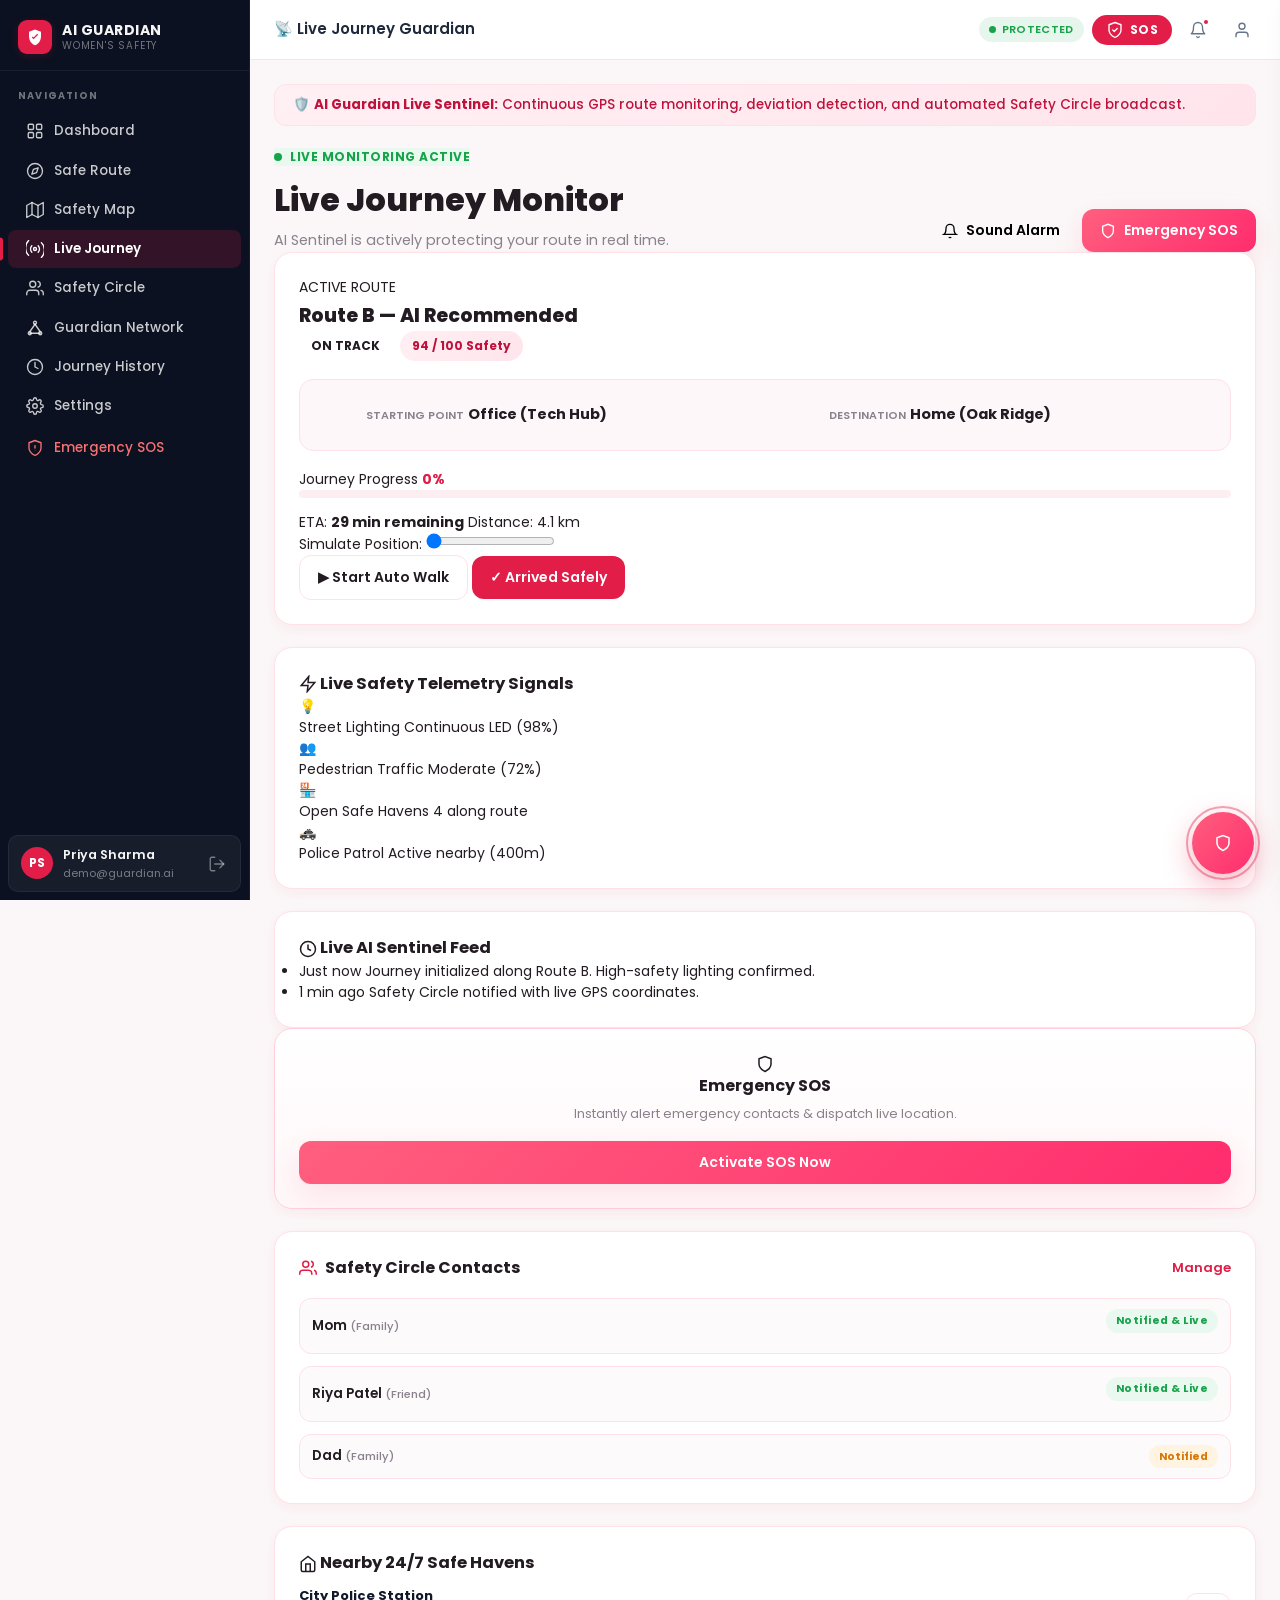
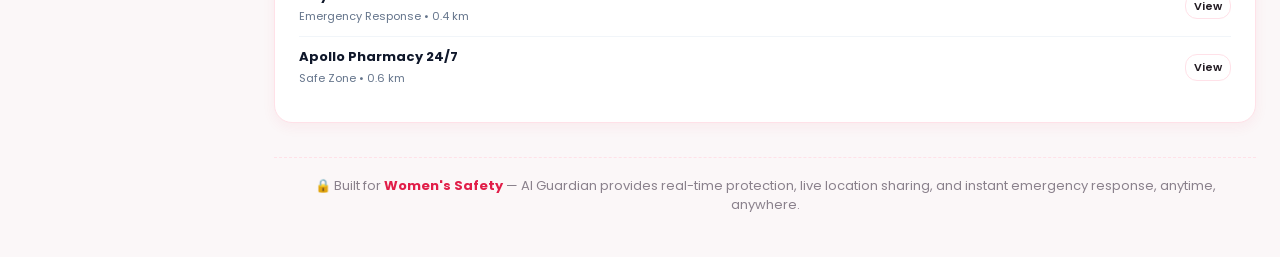
<file: html/livejourney.html>
<!DOCTYPE html>
<html lang="en">
<head>
<meta charset="UTF-8">
<meta name="viewport" content="width=device-width, initial-scale=1.0">
<title>AI Guardian — Live Journey | Women's Safety Monitoring</title>
<meta name="description" content="AI Guardian Live Journey — real-time AI-powered safety monitoring built for women's personal safety.">
<link rel="preconnect" href="https://fonts.googleapis.com">
<link href="https://fonts.googleapis.com/css2?family=Poppins:wght@400;500;600;700;800&family=Inter:wght@400;500;600;700&display=swap" rel="stylesheet">
<link rel="stylesheet" href="../css/app-shell.css">
<link rel="stylesheet" href="../css/livejourney.css">
</head>
<body>

<div class="ag-main">
  <main class="ag-content">

    <div class="women-safety-strip">
      🛡️ <strong>AI Guardian Live Sentinel:</strong> Continuous GPS route monitoring, deviation detection, and automated Safety Circle broadcast.
    </div>

    <div class="page-head">
      <div class="status-live"><span class="pulse-dot"></span> LIVE MONITORING ACTIVE</div>
      <div class="page-head-row">
        <div>
          <h1>Live Journey Monitor</h1>
          <p class="subtitle">AI Sentinel is actively protecting your route in real time.</p>
        </div>
        <div class="head-actions">
          <button id="sirenBtn" class="btn btn-secondary">
            <svg viewBox="0 0 24 24" fill="none" stroke="currentColor" stroke-width="2" width="16" height="16"><path d="M18 8a6 6 0 0 0-12 0c0 7-3 9-3 9h18s-3-2-3-9"/><path d="M13.73 21a2 2 0 0 1-3.46 0"/></svg>
            Sound Alarm
          </button>
          <button id="sosModeBtn" class="btn btn-danger-solid">
            <svg viewBox="0 0 24 24" fill="none" stroke="currentColor" stroke-width="2" width="16" height="16"><path d="M12 22s8-4 8-10V5l-8-3-8 3v7c0 6 8 10 8 10Z"/></svg>
            Emergency SOS
          </button>
        </div>
      </div>
    </div>

    <div class="two-column">
      <!-- LEFT COLUMN -->
      <section class="col-main">

        <!-- Route Status Card -->
        <div class="card route-card">
          <div class="route-header">
            <div>
              <span class="route-tag">ACTIVE ROUTE</span>
              <h2>Route B — AI Recommended</h2>
            </div>
            <div class="badges">
              <span class="badge badge-success" id="routeStatusBadge">ON TRACK</span>
              <span class="badge badge-score" id="scoreBadge">94 / 100 Safety</span>
            </div>
          </div>

          <div class="route-points">
            <div class="point">
              <div class="point-icon start"></div>
              <div>
                <span class="point-label">STARTING POINT</span>
                <span class="point-value">Office (Tech Hub)</span>
              </div>
            </div>
            <div class="route-line-v"></div>
            <div class="point">
              <div class="point-icon end"></div>
              <div>
                <span class="point-label">DESTINATION</span>
                <span class="point-value">Home (Oak Ridge)</span>
              </div>
            </div>
          </div>

          <!-- Progress Bar -->
          <div class="progress-block">
            <div class="progress-info">
              <span>Journey Progress</span>
              <span id="progressPercent" class="bold">0%</span>
            </div>
            <div class="progress-track">
              <div class="progress-fill" id="progressFill" style="width: 0%;"></div>
            </div>
            <div class="progress-sub">
              <span>ETA: <strong id="etaTime">41 min remaining</strong></span>
              <span class="muted">Distance: 4.1 km</span>
            </div>
          </div>

          <!-- Simulator / Manual Controls -->
          <div class="sim-controls">
            <label for="manualSlider">Simulate Position:</label>
            <input type="range" id="manualSlider" min="0" max="100" value="0">
            <div class="sim-buttons">
              <button id="simulateBtn" class="btn btn-outline">▶ Start Auto Walk</button>
              <button id="finishBtn" class="btn btn-primary">✓ Arrived Safely</button>
            </div>
          </div>
        </div>

        <!-- Telemetry Signals Card -->
        <div class="card telemetry-card">
          <h3>
            <svg viewBox="0 0 24 24" fill="none" stroke="currentColor" stroke-width="2" width="18" height="18"><polygon points="13 2 3 14 12 14 11 22 21 10 12 10 13 2"/></svg>
            Live Safety Telemetry Signals
          </h3>
          <div class="telemetry-grid">
            <div class="tele-item">
              <span class="tele-icon">💡</span>
              <div>
                <span class="tele-label">Street Lighting</span>
                <span class="tele-val text-success">Continuous LED (98%)</span>
              </div>
            </div>
            <div class="tele-item">
              <span class="tele-icon">👥</span>
              <div>
                <span class="tele-label">Pedestrian Traffic</span>
                <span class="tele-val text-success" id="pedValue">Moderate (72%)</span>
              </div>
            </div>
            <div class="tele-item">
              <span class="tele-icon">🏪</span>
              <div>
                <span class="tele-label">Open Safe Havens</span>
                <span class="tele-val text-success">4 along route</span>
              </div>
            </div>
            <div class="tele-item">
              <span class="tele-icon">🚓</span>
              <div>
                <span class="tele-label">Police Patrol</span>
                <span class="tele-val text-success">Active nearby (400m)</span>
              </div>
            </div>
          </div>
        </div>

        <!-- AI Journey Log -->
        <div class="card feed-card">
          <h3>
            <svg viewBox="0 0 24 24" fill="none" stroke="currentColor" stroke-width="2" width="18" height="18"><circle cx="12" cy="12" r="10"/><polyline points="12 6 12 12 16 14"/></svg>
            Live AI Sentinel Feed
          </h3>
          <ul class="feed-list" id="feedList">
            <li class="feed-item">
              <span class="feed-time">Just now</span>
              <span class="feed-text">Journey initialized along Route B. High-safety lighting confirmed.</span>
            </li>
            <li class="feed-item">
              <span class="feed-time">1 min ago</span>
              <span class="feed-text">Safety Circle notified with live GPS coordinates.</span>
            </li>
          </ul>
        </div>

      </section>

      <!-- RIGHT COLUMN -->
      <aside class="col-side">

        <!-- Safety Card SOS -->
        <div class="card sos-card">
          <div class="sos-icon-wrap">
            <svg viewBox="0 0 24 24" fill="none" stroke="currentColor" stroke-width="2"><path d="M12 22s8-4 8-10V5l-8-3-8 3v7c0 6 8 10 8 10Z"/></svg>
          </div>
          <h3>Emergency SOS</h3>
          <p>Instantly alert emergency contacts &amp; dispatch live location.</p>
          <button id="sosBtn" class="btn btn-block btn-danger-solid">Activate SOS Now</button>
        </div>

        <!-- Safety Circle Contacts -->
        <div class="card contacts-card">
          <div class="card-top">
            <h3>
              <svg viewBox="0 0 24 24" fill="none" stroke="currentColor" stroke-width="2" width="18" height="18"><path d="M17 21v-2a4 4 0 0 0-4-4H5a4 4 0 0 0-4 4v2"/><circle cx="9" cy="7" r="4"/><path d="M23 21v-2a4 4 0 0 0-3-3.87"/><path d="M16 3.13a4 4 0 0 1 0 7.75"/></svg>
              Safety Circle Contacts
            </h3>
            <button id="manageBtn" class="link-btn">Manage</button>
          </div>
          <ul class="contacts-list" id="contactsList"></ul>
        </div>

        <!-- Safe Havens Card -->
        <div class="card havens-card">
          <h3>
            <svg viewBox="0 0 24 24" fill="none" stroke="currentColor" stroke-width="2" width="18" height="18"><path d="M3 9l9-7 9 7v11a2 2 0 0 1-2 2H5a2 2 0 0 1-2-2z"/><polyline points="9 22 9 12 15 12 15 22"/></svg>
            Nearby 24/7 Safe Havens
          </h3>
          <div class="haven-item" style="padding: 10px 0; border-bottom: 1px solid #f1f5f9; display:flex; justify-content:space-between; align-items:center;">
            <div>
              <strong style="font-size:13px; color:#0f172a; display:block;">City Police Station</strong>
              <span style="font-size:11px; color:#64748b;">Emergency Response &bull; 0.4 km</span>
            </div>
            <a href="SafePlaces.html" class="btn btn-sm btn-outline" style="padding:4px 8px; font-size:11px;">View</a>
          </div>
          <div class="haven-item" style="padding: 10px 0; display:flex; justify-content:space-between; align-items:center;">
            <div>
              <strong style="font-size:13px; color:#0f172a; display:block;">Apollo Pharmacy 24/7</strong>
              <span style="font-size:11px; color:#64748b;">Safe Zone &bull; 0.6 km</span>
            </div>
            <a href="SafePlaces.html" class="btn btn-sm btn-outline" style="padding:4px 8px; font-size:11px;">View</a>
          </div>
        </div>

      </aside>
    </div>

    <footer class="page-footer">
      🔒 Built for <strong>Women's Safety</strong> — AI Guardian provides real-time protection, live location sharing, and instant emergency response, anytime, anywhere.
    </footer>

  </main>
</div>

<!-- Floating Emergency Button -->
<button id="fabSos" class="fab-sos" title="Emergency SOS" aria-label="Emergency SOS">
  <span class="fab-ring"></span>
  <svg viewBox="0 0 24 24" fill="none" stroke="white" stroke-width="2"><path d="M12 22s8-4 8-10V5l-8-3-8 3v7c0 6 8 10 8 10Z"/></svg>
</button>

<!-- Toasts -->
<div class="toast-container" id="toastContainer"></div>

<!-- SOS Confirmation Modal -->
<div class="modal-overlay" id="sosModal">
  <div class="modal">
    <div class="modal-icon danger">
      <svg viewBox="0 0 24 24" fill="none" stroke="currentColor" stroke-width="2"><path d="M12 22s8-4 8-10V5l-8-3-8 3v7c0 6 8 10 8 10Z"/></svg>
    </div>
    <h2>Confirm Emergency SOS</h2>
    <p>This will immediately notify your Safety Circle and share your live location. Continue?</p>
    <div class="modal-actions">
      <button class="btn btn-outline" id="cancelSos">Cancel</button>
      <button class="btn btn-danger-solid" id="confirmSos">Yes, Activate SOS</button>
    </div>
  </div>
</div>

<!-- Manage Contacts Modal -->
<div class="modal-overlay" id="manageModal">
  <div class="modal">
    <h2>Manage Safety Circle</h2>
    <ul class="manage-list" id="manageList"></ul>
    <form id="addContactForm" class="add-contact-form">
      <input type="text" id="contactName" placeholder="Name" required>
      <input type="text" id="contactRelation" placeholder="Relation (e.g. Mom)" required>
      <button type="submit" class="btn btn-danger-solid">Add</button>
    </form>
    <button class="btn btn-outline btn-block" id="closeManage">Close</button>
  </div>
</div>

<script src="../js/app-shell.js"></script>
<script src="../js/livejourney.js"></script>
</body>
</html>
</file>
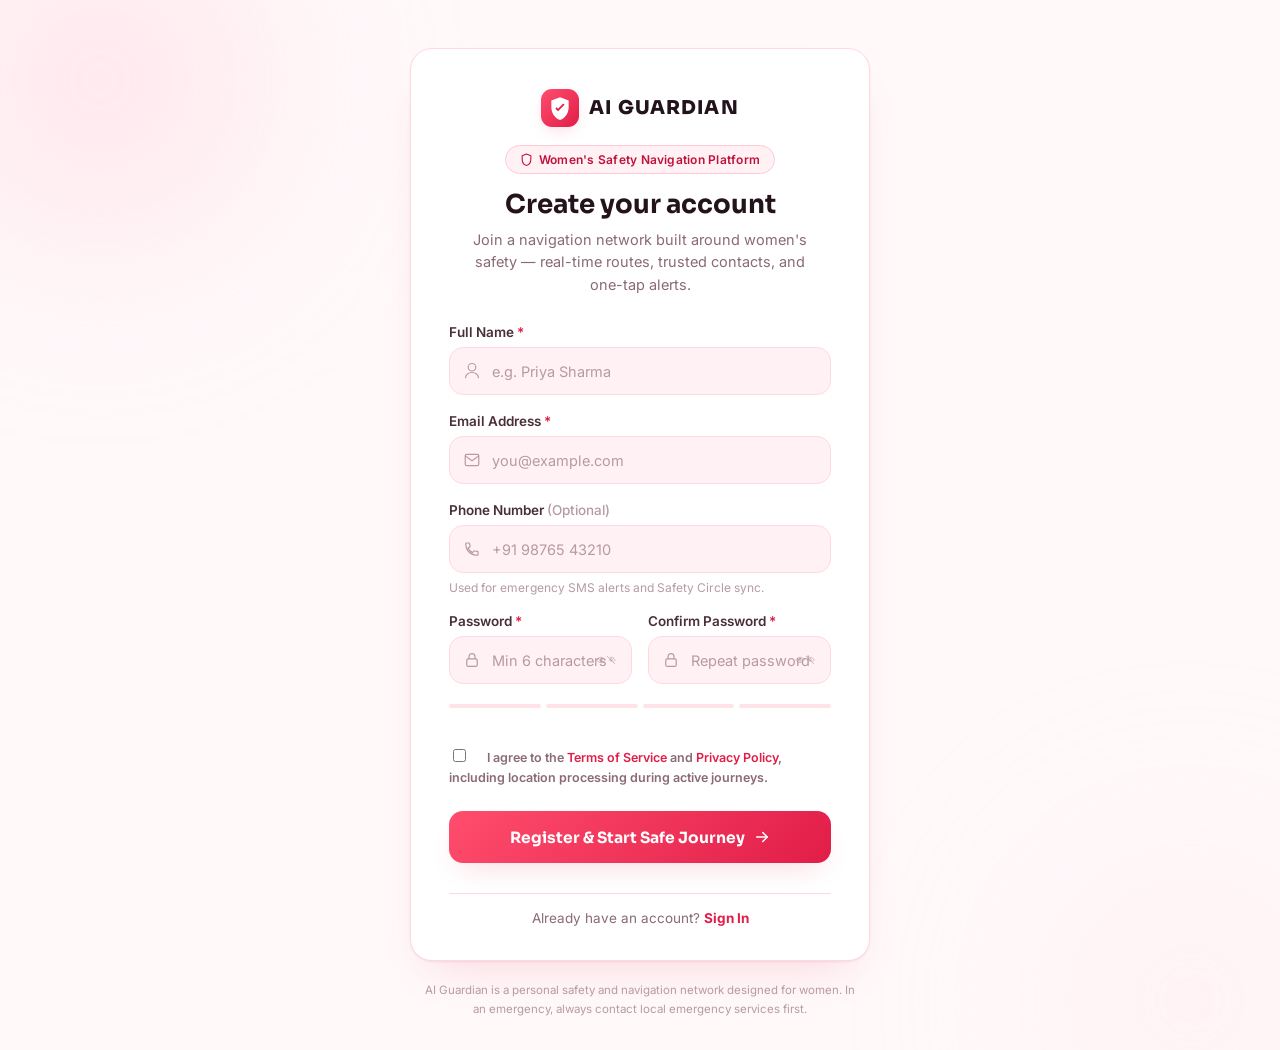
<file: html/register.html>
<!DOCTYPE html>
<html lang="en">
<head>
<meta charset="UTF-8">
<meta name="viewport" content="width=device-width, initial-scale=1.0">
<title>AI Guardian — Create Your Account</title>
<meta name="description" content="Create your AI Guardian account — a women's safety navigation network with real-time protection.">

<link rel="preconnect" href="https://fonts.googleapis.com">
<link rel="preconnect" href="https://fonts.gstatic.com" crossorigin>
<link href="https://fonts.googleapis.com/css2?family=Sora:wght@400;600;700;800&family=Inter:wght@400;500;600;700&display=swap" rel="stylesheet">

<link rel="stylesheet" href="../css/register.css">
</head>
<body>

<div class="page">

  <div class="glow glow--one" aria-hidden="true"></div>
  <div class="glow glow--two" aria-hidden="true"></div>

  <main class="auth-card" role="main">

    <header class="auth-header">
      <div class="brand">
        <span class="brand__mark" aria-hidden="true">
          <svg width="26" height="26" viewBox="0 0 24 24" fill="none" xmlns="http://www.w3.org/2000/svg">
            <path d="M12 2L4 5V11C4 16.55 7.36 21.74 12 23C16.64 21.74 20 16.55 20 11V5L12 2Z" fill="white"/>
            <path d="M10.2 12.6L9 11.4L7.8 12.6L10.2 15L16.2 9L15 7.8L10.2 12.6Z" fill="#E11D48"/>
          </svg>
        </span>
        <span class="brand__name">AI GUARDIAN</span>
      </div>

      <p class="eyebrow">
        <svg width="13" height="13" viewBox="0 0 24 24" fill="none" xmlns="http://www.w3.org/2000/svg" aria-hidden="true">
          <path d="M12 2L4 5V11C4 16.55 7.36 21.74 12 23C16.64 21.74 20 16.55 20 11V5L12 2Z" stroke="currentColor" stroke-width="2" stroke-linejoin="round"/>
        </svg>
        Women's Safety Navigation Platform
      </p>

      <h1 class="auth-title">Create your account</h1>
      <p class="auth-subtitle">Join a navigation network built around women's safety — real-time routes, trusted contacts, and one-tap alerts.</p>
    </header>

    <form class="auth-form" id="signupForm" novalidate>

      <div class="field">
        <label for="fullName">Full Name <span class="req">*</span></label>
        <div class="input-wrap">
          <svg class="input-icon" width="18" height="18" viewBox="0 0 24 24" fill="none" xmlns="http://www.w3.org/2000/svg" aria-hidden="true">
            <path d="M12 12C14.7614 12 17 9.76142 17 7C17 4.23858 14.7614 2 12 2C9.23858 2 7 4.23858 7 7C7 9.76142 9.23858 12 12 12Z" stroke="currentColor" stroke-width="1.6"/>
            <path d="M20.5866 21C20.5866 17.13 16.7439 14 12 14C7.25611 14 3.41341 17.13 3.41341 21" stroke="currentColor" stroke-width="1.6" stroke-linecap="round"/>
          </svg>
          <input type="text" id="fullName" name="fullName" placeholder="e.g. Priya Sharma" autocomplete="name" required>
        </div>
        <p class="error" id="fullNameError" role="alert"></p>
      </div>

      <div class="field">
        <label for="email">Email Address <span class="req">*</span></label>
        <div class="input-wrap">
          <svg class="input-icon" width="18" height="18" viewBox="0 0 24 24" fill="none" xmlns="http://www.w3.org/2000/svg" aria-hidden="true">
            <path d="M3 6.5L12 13L21 6.5" stroke="currentColor" stroke-width="1.6" stroke-linecap="round" stroke-linejoin="round"/>
            <rect x="3" y="4.5" width="18" height="15" rx="2" stroke="currentColor" stroke-width="1.6"/>
          </svg>
          <input type="email" id="email" name="email" placeholder="you@example.com" autocomplete="email" required>
        </div>
        <p class="error" id="emailError" role="alert"></p>
      </div>

      <div class="field">
        <label for="phone">Phone Number <span class="optional">(Optional)</span></label>
        <div class="input-wrap">
          <svg class="input-icon" width="18" height="18" viewBox="0 0 24 24" fill="none" xmlns="http://www.w3.org/2000/svg" aria-hidden="true">
            <path d="M6.6 10.8C7.9 13.4 10 15.5 12.6 16.8L14.6 14.8C14.9 14.5 15.3 14.4 15.6 14.6C16.7 15 17.9 15.2 19 15.2C19.6 15.2 20 15.6 20 16.1V19.4C20 19.9 19.6 20.3 19.1 20.3C10.1 20.3 3.7 13.9 3.7 4.9C3.7 4.4 4.1 4 4.6 4H8C8.5 4 8.9 4.4 8.9 4.9C8.9 6.1 9.1 7.2 9.5 8.3C9.6 8.7 9.5 9.1 9.2 9.3L6.6 10.8Z" stroke="currentColor" stroke-width="1.6" stroke-linejoin="round"/>
          </svg>
          <input type="tel" id="phone" name="phone" placeholder="+91 98765 43210" autocomplete="tel">
        </div>
        <p class="hint">Used for emergency SMS alerts and Safety Circle sync.</p>
        <p class="error" id="phoneError" role="alert"></p>
      </div>

      <div class="field-row">
        <div class="field">
          <label for="password">Password <span class="req">*</span></label>
          <div class="input-wrap">
            <svg class="input-icon" width="18" height="18" viewBox="0 0 24 24" fill="none" xmlns="http://www.w3.org/2000/svg" aria-hidden="true">
              <rect x="5" y="10.5" width="14" height="10" rx="2" stroke="currentColor" stroke-width="1.6"/>
              <path d="M8 10.5V7.5C8 5.29086 9.79086 3.5 12 3.5C14.2091 3.5 16 5.29086 16 7.5V10.5" stroke="currentColor" stroke-width="1.6"/>
            </svg>
            <input type="password" id="password" name="password" placeholder="Min 6 characters" autocomplete="new-password" minlength="6" required>
            <button type="button" class="toggle-visibility" data-target="password" aria-label="Show password">
              <svg class="eye-open" width="18" height="18" viewBox="0 0 24 24" fill="none" xmlns="http://www.w3.org/2000/svg" aria-hidden="true">
                <path d="M2 12C2 12 5.5 5.5 12 5.5C18.5 5.5 22 12 22 12C22 12 18.5 18.5 12 18.5C5.5 18.5 2 12 2 12Z" stroke="currentColor" stroke-width="1.6"/>
                <circle cx="12" cy="12" r="3" stroke="currentColor" stroke-width="1.6"/>
              </svg>
              <svg class="eye-closed" width="18" height="18" viewBox="0 0 24 24" fill="none" xmlns="http://www.w3.org/2000/svg" aria-hidden="true" hidden>
                <path d="M3 3L21 21" stroke="currentColor" stroke-width="1.6" stroke-linecap="round"/>
                <path d="M10.6 5.6C11.06 5.53 11.53 5.5 12 5.5C18.5 5.5 22 12 22 12C21.6 12.7 20.8 13.9 19.6 15" stroke="currentColor" stroke-width="1.6" stroke-linecap="round"/>
                <circle cx="12" cy="12" r="3" stroke="currentColor" stroke-width="1.6"/>
              </svg>
            </button>
          </div>
          <p class="error" id="passwordError" role="alert"></p>
        </div>

        <div class="field">
          <label for="confirmPassword">Confirm Password <span class="req">*</span></label>
          <div class="input-wrap">
            <svg class="input-icon" width="18" height="18" viewBox="0 0 24 24" fill="none" xmlns="http://www.w3.org/2000/svg" aria-hidden="true">
              <rect x="5" y="10.5" width="14" height="10" rx="2" stroke="currentColor" stroke-width="1.6"/>
              <path d="M8 10.5V7.5C8 5.29086 9.79086 3.5 12 3.5C14.2091 3.5 16 5.29086 16 7.5V10.5" stroke="currentColor" stroke-width="1.6"/>
            </svg>
            <input type="password" id="confirmPassword" name="confirmPassword" placeholder="Repeat password" autocomplete="new-password" minlength="6" required>
            <button type="button" class="toggle-visibility" data-target="confirmPassword" aria-label="Show confirm password">
              <svg class="eye-open" width="18" height="18" viewBox="0 0 24 24" fill="none" xmlns="http://www.w3.org/2000/svg" aria-hidden="true">
                <path d="M2 12C2 12 5.5 5.5 12 5.5C18.5 5.5 22 12 22 12C22 12 18.5 18.5 12 18.5C5.5 18.5 2 12 2 12Z" stroke="currentColor" stroke-width="1.6"/>
                <circle cx="12" cy="12" r="3" stroke="currentColor" stroke-width="1.6"/>
              </svg>
              <svg class="eye-closed" width="18" height="18" viewBox="0 0 24 24" fill="none" xmlns="http://www.w3.org/2000/svg" aria-hidden="true" hidden>
                <path d="M3 3L21 21" stroke="currentColor" stroke-width="1.6" stroke-linecap="round"/>
                <path d="M10.6 5.6C11.06 5.53 11.53 5.5 12 5.5C18.5 5.5 22 12 22 12C21.6 12.7 20.8 13.9 19.6 15" stroke="currentColor" stroke-width="1.6" stroke-linecap="round"/>
                <circle cx="12" cy="12" r="3" stroke="currentColor" stroke-width="1.6"/>
              </svg>
            </button>
          </div>
          <p class="error" id="confirmPasswordError" role="alert"></p>
        </div>
      </div>

      <div class="strength" aria-live="polite">
        <div class="strength-meter" data-level="0" aria-hidden="true">
          <span></span><span></span><span></span><span></span>
        </div>
        <span class="strength-label" id="strengthLabel">&nbsp;</span>
      </div>

      <label class="checkbox-label" for="terms">
        <input type="checkbox" id="terms" name="terms" required>
        <span class="custom-check" aria-hidden="true">
          <svg width="12" height="10" viewBox="0 0 12 10" fill="none" xmlns="http://www.w3.org/2000/svg">
            <path d="M1.5 5L4.5 8L10.5 1.5" stroke="white" stroke-width="2" stroke-linecap="round" stroke-linejoin="round"/>
          </svg>
        </span>
        <span class="checkbox-text">
          I agree to the <a href="#">Terms of Service</a> and <a href="#">Privacy Policy</a>, including location processing during active journeys.
        </span>
      </label>
      <p class="error" id="termsError" role="alert"></p>

      <button type="submit" class="submit-btn" id="submitBtn">
        <span>Register &amp; Start Safe Journey</span>
        <svg width="18" height="18" viewBox="0 0 24 24" fill="none" xmlns="http://www.w3.org/2000/svg" aria-hidden="true">
          <path d="M5 12H19" stroke="currentColor" stroke-width="2" stroke-linecap="round"/>
          <path d="M13 6L19 12L13 18" stroke="currentColor" stroke-width="2" stroke-linecap="round" stroke-linejoin="round"/>
        </svg>
      </button>

      <p class="signin-row">Already have an account? <a href="Signin.html">Sign In</a></p>
    </form>

    <div class="success-panel" id="successPanel" hidden>
      <div class="success-icon" aria-hidden="true">
        <svg width="34" height="34" viewBox="0 0 24 24" fill="none" xmlns="http://www.w3.org/2000/svg">
          <path d="M4 12L9.5 17.5L20 6.5" stroke="white" stroke-width="3" stroke-linecap="round" stroke-linejoin="round"/>
        </svg>
      </div>
      <h2>You're protected, <span id="successName">friend</span>.</h2>
      <p>Your AI Guardian account is ready. Your Safety Circle and AI Guardian protection are now active.</p>
      <div style="display: flex; gap: 12px; margin-top: 20px; justify-content: center;">
        <a href="dashboard.html" class="submit-btn" style="text-decoration:none; display:inline-flex; align-items:center; justify-content:center;">Go to Dashboard</a>
      </div>
    </div>

  </main>

  <p class="footnote">AI Guardian is a personal safety and navigation network designed for women. In an emergency, always contact local emergency services first.</p>

</div>

<script src="../js/register.js"></script>
</body>
</html>
</file>
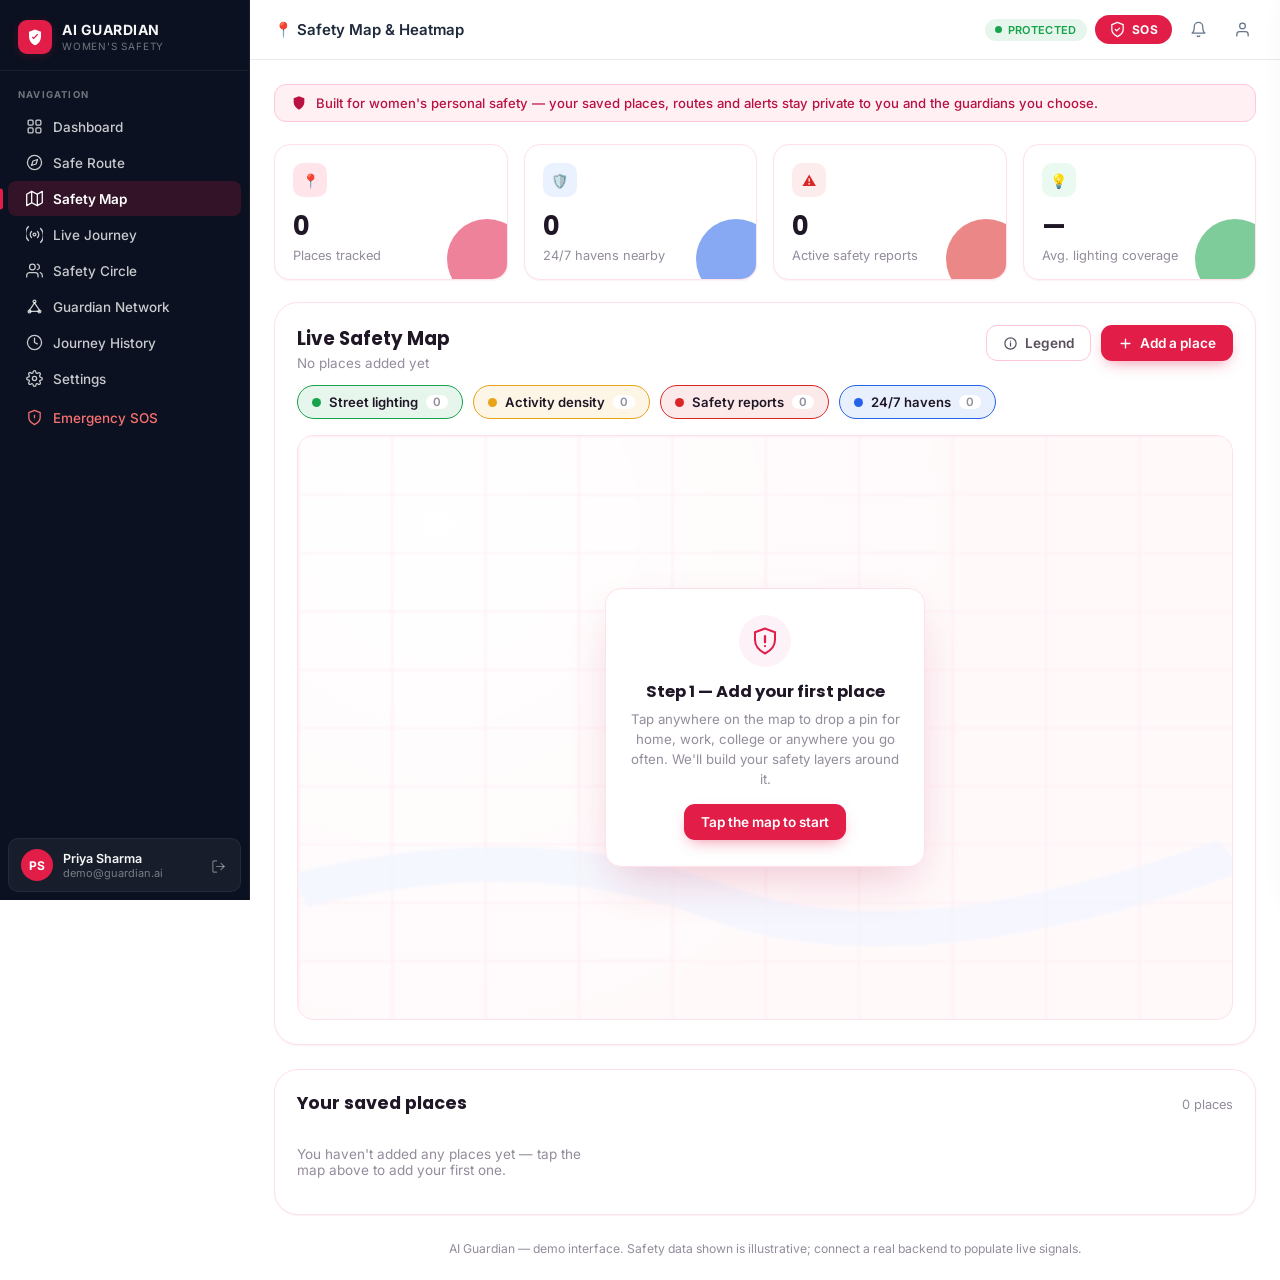
<file: html/SafePlaces.html>
<!DOCTYPE html>
<html lang="en">
<head>
<meta charset="UTF-8">
<meta name="viewport" content="width=device-width, initial-scale=1.0">
<title>AI Guardian — Interactive Safety Map</title>
<meta name="description" content="AI Guardian is a women's safety platform. Map your everyday places and see real-time lighting, activity and risk signals around them.">
<link rel="preconnect" href="https://fonts.googleapis.com">
<link href="https://fonts.googleapis.com/css2?family=Poppins:wght@500;600;700;800&family=Inter:wght@400;500;600;700&family=JetBrains+Mono:wght@400;500&display=swap" rel="stylesheet">
<link rel="stylesheet" href="../css/app-shell.css">
<link rel="stylesheet" href="../css/SafePlace.css">
</head>
<body>

<div class="ag-main">
  <main class="ag-content">

    <p class="safety-banner">
      <svg width="16" height="16" viewBox="0 0 24 24" fill="none"><path d="M12 2 4 5v6c0 5 3.4 8.7 8 11 4.6-2.3 8-6 8-11V5l-8-3Z" fill="currentColor"/></svg>
      Built for women's personal safety — your saved places, routes and alerts stay private to you and the guardians you choose.
    </p>

    <!-- Stat cards -->
    <section class="stats" id="statsGrid" aria-label="Safety overview"></section>

    <!-- Map card -->
    <section class="map-card">
      <div class="map-card-head">
        <div>
          <h2>Live Safety Map</h2>
          <p id="mapSubline">No places added yet</p>
        </div>
        <div class="map-card-actions">
          <button class="btn btn-ghost" id="legendToggle">
            <svg width="15" height="15" viewBox="0 0 24 24" fill="none"><circle cx="12" cy="12" r="9" stroke="currentColor" stroke-width="2"/><path d="M12 8v.01M12 11v5" stroke="currentColor" stroke-width="2" stroke-linecap="round"/></svg>
            Legend
          </button>
          <button class="btn btn-primary" id="addPlaceBtn">
            <svg width="15" height="15" viewBox="0 0 24 24" fill="none"><path d="M12 5v14M5 12h14" stroke="currentColor" stroke-width="2.2" stroke-linecap="round"/></svg>
            Add a place
          </button>
        </div>
      </div>

      <!-- Layer toggles -->
      <div class="layers" id="layerToggles"></div>

      <!-- Map viewport -->
      <div class="map-viewport" id="mapViewport">
        <div class="map-canvas" id="mapCanvas">
          <svg class="map-grid" id="mapGrid" preserveAspectRatio="none"></svg>
          <!-- markers + auras injected by SafePlace.js -->
        </div>

        <!-- Empty state / onboarding -->
        <div class="map-empty" id="mapEmpty">
          <div class="map-empty-inner">
            <div class="map-empty-icon">
              <svg width="30" height="30" viewBox="0 0 24 24" fill="none"><path d="M12 2 4 5v6c0 5 3.4 8.7 8 11 4.6-2.3 8-6 8-11V5l-8-3Z" stroke="currentColor" stroke-width="1.6"/><path d="M12 8v5M12 16v.01" stroke="currentColor" stroke-width="1.8" stroke-linecap="round"/></svg>
            </div>
            <h3>Step 1 — Add your first place</h3>
            <p>Tap anywhere on the map to drop a pin for home, work, college or anywhere you go often. We'll build your safety layers around it.</p>
            <button class="btn btn-primary" id="emptyAddBtn">Tap the map to start</button>
          </div>
        </div>

        <!-- Legend -->
        <div class="legend" id="legendPanel" hidden>
          <div class="legend-head">
            <span>Map legend</span>
            <button class="icon-btn icon-btn--sm" id="legendClose" aria-label="Close legend">✕</button>
          </div>
          <ul id="legendList"></ul>
        </div>

        <div class="map-hint" id="mapHint" hidden>Tap anywhere on the map to place a pin</div>
      </div>
    </section>

    <section class="places-card">
      <div class="places-head">
        <h2>Your saved places</h2>
        <span id="placesCount">0 places</span>
      </div>
      <div class="places-list" id="placesList"></div>
    </section>

    <footer class="page-footer">AI Guardian — demo interface. Safety data shown is illustrative; connect a real backend to populate live signals.</footer>
  </main>
</div>

<!-- ============ MODALS ============ -->

<div class="overlay" id="overlay" hidden></div>

<!-- Add / edit place modal -->
<div class="modal" id="placeModal" hidden role="dialog" aria-modal="true" aria-labelledby="placeModalTitle">
  <div class="modal-head">
    <h3 id="placeModalTitle">Add a place</h3>
    <button class="icon-btn icon-btn--sm" id="placeModalClose" aria-label="Close">✕</button>
  </div>
  <form id="placeForm" class="modal-body">
    <input type="hidden" id="placeId">
    <input type="hidden" id="placeX">
    <input type="hidden" id="placeY">

    <label class="field">
      <span>Label</span>
      <input type="text" id="placeName" placeholder="e.g. Home, Office, College" required maxlength="30">
    </label>

    <label class="field">
      <span>Category</span>
      <select id="placeCategory">
        <option value="home">Home</option>
        <option value="work">Work / Office</option>
        <option value="college">College / School</option>
        <option value="gym">Gym</option>
        <option value="hospital">Hospital</option>
        <option value="police">Police station</option>
        <option value="cafe">Café / Restaurant</option>
        <option value="transit">Metro / Bus stop</option>
        <option value="other">Other</option>
      </select>
    </label>

    <label class="field">
      <span>Notes <em>(optional)</em></span>
      <textarea id="placeNotes" rows="2" placeholder="Anything you want to remember about this place"></textarea>
    </label>

    <p class="field-hint">Position is set from where you tapped the map — drag the pin afterwards to fine-tune it.</p>

    <div class="modal-actions">
      <button type="button" class="btn btn-ghost" id="placeDeleteBtn" hidden>Remove place</button>
      <div class="modal-actions-right">
        <button type="button" class="btn btn-ghost" id="placeCancelBtn">Cancel</button>
        <button type="submit" class="btn btn-primary">Save place</button>
      </div>
    </div>
  </form>
</div>

<!-- Marker detail popover template lives in JS -->
<div class="popover" id="markerPopover" hidden></div>

<!-- SOS modal -->
<div class="modal modal--sos" id="sosModal" hidden role="dialog" aria-modal="true" aria-labelledby="sosTitle">
  <div class="modal-body modal-body--sos">
    <div class="sos-ring">
      <svg width="34" height="34" viewBox="0 0 24 24" fill="none"><path d="M12 2 4 5v6c0 5 3.4 8.7 8 11 4.6-2.3 8-6 8-11V5l-8-3Z" fill="currentColor"/></svg>
    </div>
    <h3 id="sosTitle">Send an emergency alert?</h3>
    <p>This will notify your saved guardians with your current location. Only confirm if you need help.</p>
    <div class="modal-actions modal-actions--center">
      <button class="btn btn-ghost" id="sosCancelBtn">Cancel</button>
      <button class="btn btn-danger" id="sosConfirmBtn">Confirm SOS</button>
    </div>
  </div>
</div>

<div class="toast" id="toast" hidden></div>

<script src="../js/app-shell.js"></script>
<script src="../js/SafePlace.js"></script>
</body>
</html>
</file>
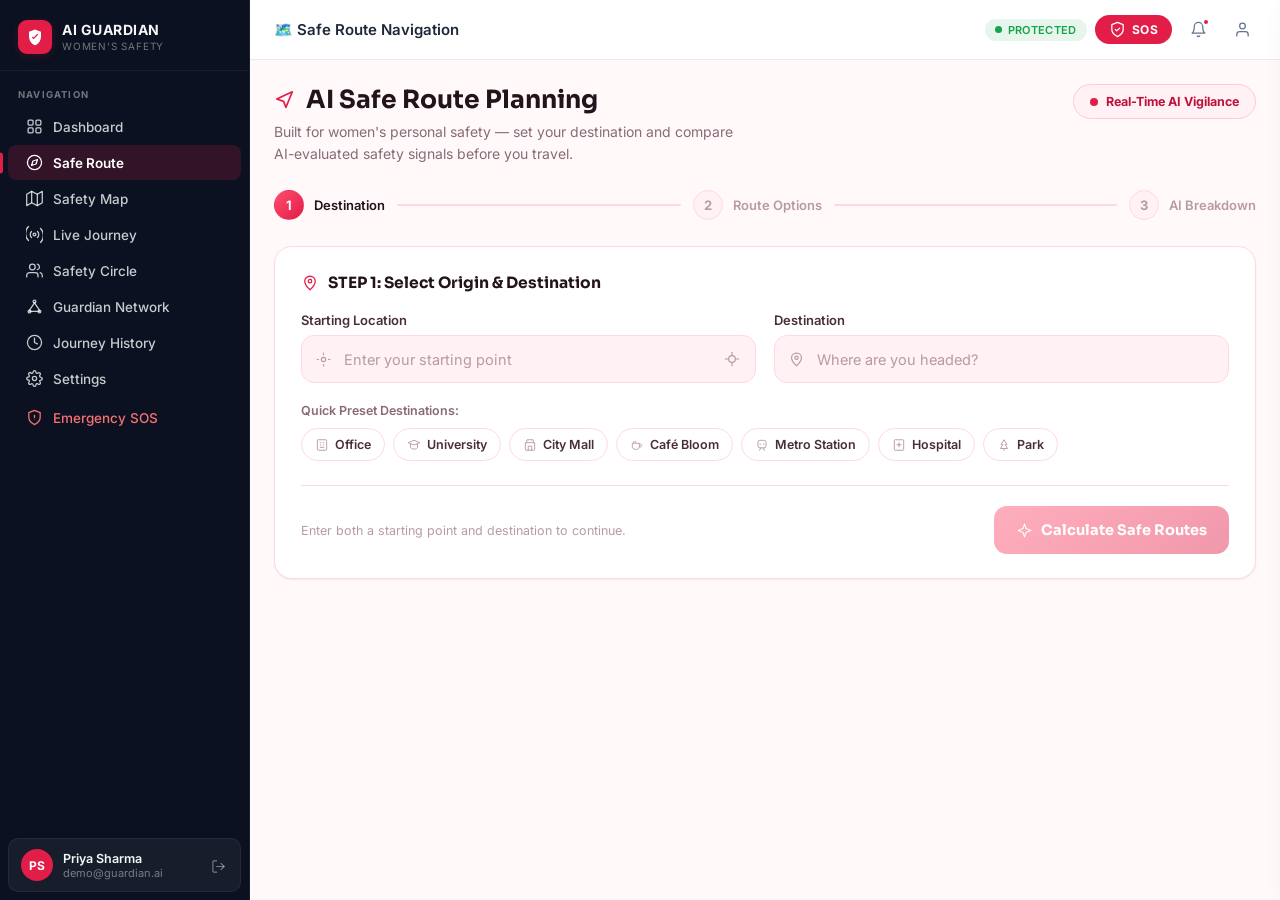
<file: html/saferoute.html>
<!DOCTYPE html>
<html lang="en">
<head>
<meta charset="UTF-8">
<meta name="viewport" content="width=device-width, initial-scale=1.0">
<title>AI Guardian — Safe Route Planning</title>
<meta name="description" content="AI Safe Route Planning — women's safety navigation">
<link rel="preconnect" href="https://fonts.googleapis.com">
<link rel="preconnect" href="https://fonts.gstatic.com" crossorigin>
<link href="https://fonts.googleapis.com/css2?family=Sora:wght@400;600;700;800&family=Inter:wght@400;500;600;700&display=swap" rel="stylesheet">
<link rel="stylesheet" href="../css/app-shell.css">
<link rel="stylesheet" href="../css/saferoute.css">
</head>
<body>
<div class="ag-main">
  <main class="ag-content">

    <!-- Page header -->
    <div class="page-head">
      <div>
        <h1><svg width="22" height="22" viewBox="0 0 24 24" fill="none" xmlns="http://www.w3.org/2000/svg" aria-hidden="true"><path d="M3 11L20 3L13 20L10.5 13.5L3 11Z" stroke="currentColor" stroke-width="1.8" stroke-linejoin="round"/></svg> AI Safe Route Planning</h1>
        <p>Built for women's personal safety — set your destination and compare AI-evaluated safety signals before you travel.</p>
      </div>
      <span class="pulse-badge">
        <span class="pulse-dot" aria-hidden="true"></span>
        Real-Time AI Vigilance
      </span>
    </div>

    <!-- Stepper -->
    <ol class="stepper" id="stepper">
      <li class="stepper__item is-active" data-step="1">
        <span class="stepper__circle">1</span>
        <span class="stepper__label">Destination</span>
      </li>
      <li class="stepper__line"></li>
      <li class="stepper__item" data-step="2">
        <span class="stepper__circle">2</span>
        <span class="stepper__label">Route Options</span>
      </li>
      <li class="stepper__line"></li>
      <li class="stepper__item" data-step="3">
        <span class="stepper__circle">3</span>
        <span class="stepper__label">AI Breakdown</span>
      </li>
    </ol>

    <!-- Step 1 -->
    <section class="card step-card">
      <h2 class="card__title">
        <svg width="18" height="18" viewBox="0 0 24 24" fill="none" xmlns="http://www.w3.org/2000/svg" aria-hidden="true"><path d="M12 21C12 21 5 14.5 5 9.5C5 5.9 8 3 12 3C16 3 19 5.9 19 9.5C19 14.5 12 21 12 21Z" stroke="currentColor" stroke-width="1.7" stroke-linejoin="round"/><circle cx="12" cy="9.5" r="2.3" stroke="currentColor" stroke-width="1.7"/></svg>
        STEP 1: Select Origin &amp; Destination
      </h2>

      <div class="field-row field-row--2">
        <div class="field">
          <label for="origin">Starting Location</label>
          <div class="input-wrap">
            <svg class="input-icon" width="17" height="17" viewBox="0 0 24 24" fill="none" xmlns="http://www.w3.org/2000/svg" aria-hidden="true"><circle cx="12" cy="12" r="3" stroke="currentColor" stroke-width="1.6"/><path d="M12 3V5M12 19V21M21 12H19M5 12H3" stroke="currentColor" stroke-width="1.6" stroke-linecap="round"/></svg>
            <input type="text" id="origin" placeholder="Enter your starting point" autocomplete="off">
            <button type="button" class="use-location" id="useLocation" title="Use current location" aria-label="Use current location">
              <svg width="16" height="16" viewBox="0 0 24 24" fill="none" xmlns="http://www.w3.org/2000/svg"><path d="M12 2V6M12 18V22M22 12H18M6 12H2" stroke="currentColor" stroke-width="1.8" stroke-linecap="round"/><circle cx="12" cy="12" r="5" stroke="currentColor" stroke-width="1.8"/></svg>
            </button>
          </div>
        </div>

        <div class="field">
          <label for="destination">Destination</label>
          <div class="input-wrap">
            <svg class="input-icon" width="17" height="17" viewBox="0 0 24 24" fill="none" xmlns="http://www.w3.org/2000/svg" aria-hidden="true"><path d="M12 21C12 21 5 14.5 5 9.5C5 5.9 8 3 12 3C16 3 19 5.9 19 9.5C19 14.5 12 21 12 21Z" stroke="currentColor" stroke-width="1.6" stroke-linejoin="round"/><circle cx="12" cy="9.5" r="2.3" stroke="currentColor" stroke-width="1.6"/></svg>
            <input type="text" id="destination" placeholder="Where are you headed?" autocomplete="off">
          </div>
        </div>
      </div>

      <div class="presets">
        <p class="presets__label">Quick Preset Destinations:</p>
        <div class="presets__row" id="presetRow">
          <button type="button" class="chip" data-value="Office">
            <svg width="14" height="14" viewBox="0 0 24 24" fill="none" xmlns="http://www.w3.org/2000/svg" aria-hidden="true"><rect x="4" y="3" width="16" height="18" rx="1.5" stroke="currentColor" stroke-width="1.6"/><path d="M9 8H10M14 8H15M9 12H10M14 12H15M9 16H15" stroke="currentColor" stroke-width="1.6" stroke-linecap="round"/></svg>
            Office
          </button>
          <button type="button" class="chip" data-value="University">
            <svg width="14" height="14" viewBox="0 0 24 24" fill="none" xmlns="http://www.w3.org/2000/svg" aria-hidden="true"><path d="M2 8L12 4L22 8L12 12L2 8Z" stroke="currentColor" stroke-width="1.6" stroke-linejoin="round"/><path d="M6 10V16C6 17.5 8.7 19 12 19C15.3 19 18 17.5 18 16V10" stroke="currentColor" stroke-width="1.6"/></svg>
            University
          </button>
          <button type="button" class="chip" data-value="City Mall">
            <svg width="14" height="14" viewBox="0 0 24 24" fill="none" xmlns="http://www.w3.org/2000/svg" aria-hidden="true"><path d="M6 8L7 3H17L18 8" stroke="currentColor" stroke-width="1.6" stroke-linejoin="round"/><path d="M4 8H20V20C20 20.55 19.55 21 19 21H5C4.45 21 4 20.55 4 20V8Z" stroke="currentColor" stroke-width="1.6" stroke-linejoin="round"/><path d="M9 21V14H15V21" stroke="currentColor" stroke-width="1.6"/></svg>
            City Mall
          </button>
          <button type="button" class="chip" data-value="Cafe Bloom">
            <svg width="14" height="14" viewBox="0 0 24 24" fill="none" xmlns="http://www.w3.org/2000/svg" aria-hidden="true"><path d="M4 9H16V15C16 17.5 14 19.5 11 19.5H9C6 19.5 4 17.5 4 15V9Z" stroke="currentColor" stroke-width="1.6" stroke-linejoin="round"/><path d="M16 10.5H17.5C18.9 10.5 20 11.6 20 13C20 14.4 18.9 15.5 17.5 15.5H16" stroke="currentColor" stroke-width="1.6"/><path d="M7 5.5C7 6.5 6 6.5 6 7.5M10 5.5C10 6.5 9 6.5 9 7.5" stroke="currentColor" stroke-width="1.6" stroke-linecap="round"/></svg>
            Café Bloom
          </button>
          <button type="button" class="chip" data-value="Metro Station">
            <svg width="14" height="14" viewBox="0 0 24 24" fill="none" xmlns="http://www.w3.org/2000/svg" aria-hidden="true"><rect x="5" y="4" width="14" height="13" rx="4" stroke="currentColor" stroke-width="1.6"/><circle cx="9" cy="10.5" r="1.2" fill="currentColor"/><circle cx="15" cy="10.5" r="1.2" fill="currentColor"/><path d="M8 21L9.5 17M16 21L14.5 17" stroke="currentColor" stroke-width="1.6" stroke-linecap="round"/></svg>
            Metro Station
          </button>
          <button type="button" class="chip" data-value="Hospital">
            <svg width="14" height="14" viewBox="0 0 24 24" fill="none" xmlns="http://www.w3.org/2000/svg" aria-hidden="true"><rect x="4" y="3" width="16" height="18" rx="1.5" stroke="currentColor" stroke-width="1.6"/><path d="M12 8V15M8.5 11.5H15.5" stroke="currentColor" stroke-width="1.8" stroke-linecap="round"/></svg>
            Hospital
          </button>
          <button type="button" class="chip" data-value="Park">
            <svg width="14" height="14" viewBox="0 0 24 24" fill="none" xmlns="http://www.w3.org/2000/svg" aria-hidden="true"><path d="M12 3L7 11H10L6 18H18L14 11H17L12 3Z" stroke="currentColor" stroke-width="1.6" stroke-linejoin="round"/><path d="M12 18V21" stroke="currentColor" stroke-width="1.6" stroke-linecap="round"/></svg>
            Park
          </button>
        </div>
      </div>

      <div class="step-card__footer">
        <p class="field-hint" id="calcHint">Enter both a starting point and destination to continue.</p>
        <button type="button" class="primary-btn" id="calculateBtn" disabled>
          <svg width="17" height="17" viewBox="0 0 24 24" fill="none" xmlns="http://www.w3.org/2000/svg" aria-hidden="true"><path d="M12 3L14.2 9.3L21 12L14.2 14.7L12 21L9.8 14.7L3 12L9.8 9.3L12 3Z" stroke="currentColor" stroke-width="1.6" stroke-linejoin="round"/></svg>
          Calculate Safe Routes
        </button>
      </div>
    </section>

    <!-- Step 2 -->
    <section class="step-block hidden" id="step2Block">
      <h2 class="section-title">
        <svg width="18" height="18" viewBox="0 0 24 24" fill="none" xmlns="http://www.w3.org/2000/svg" aria-hidden="true"><circle cx="12" cy="12" r="9" stroke="currentColor" stroke-width="1.7"/><path d="M15 9L13 13L9 15L11 11L15 9Z" stroke="currentColor" stroke-width="1.5" stroke-linejoin="round"/></svg>
        STEP 2: Choose Route (3 AI Evaluated Options)
      </h2>

      <div class="routes-grid" id="routesGrid"></div>
    </section>

    <!-- Step 3 -->
    <section class="step-block hidden" id="step3Block">
      <div class="breakdown-grid">
        <div class="card">
          <h2 class="card__title">
            <svg width="18" height="18" viewBox="0 0 24 24" fill="none" xmlns="http://www.w3.org/2000/svg" aria-hidden="true"><path d="M12 2L4 5V11C4 16.55 7.36 21.74 12 23C16.64 21.74 20 16.55 20 11V5L12 2Z" stroke="currentColor" stroke-width="1.6" stroke-linejoin="round"/></svg>
            STEP 3: AI Safety Signal Breakdown
          </h2>
          <p class="card__subtitle" id="breakdownSubtitle">Detailed metrics evaluated for your selected route:</p>
          <div class="metrics" id="metricsList"></div>
        </div>

        <div class="card recommendation-card">
          <div class="recommendation-card__head">
            <span class="step-tag">
              <svg width="13" height="13" viewBox="0 0 24 24" fill="none" xmlns="http://www.w3.org/2000/svg" aria-hidden="true"><path d="M12 3L14.2 9.3L21 12L14.2 14.7L12 21L9.8 14.7L3 12L9.8 9.3L12 3Z" fill="currentColor"/></svg>
              STEP 4: AI Guardian Recommendation
            </span>
            <span class="choice-badge" id="choiceBadge">OPTIMAL CHOICE</span>
          </div>
          <h3 id="recommendationHeading">Why Route B is strongly recommended:</h3>
          <p class="recommendation-card__body" id="recommendationBody"></p>
          <button type="button" class="primary-btn primary-btn--full" id="startJourneyBtn">
            <svg width="17" height="17" viewBox="0 0 24 24" fill="none" xmlns="http://www.w3.org/2000/svg" aria-hidden="true"><path d="M13 2L4 14H11L10 22L20 9H13L13 2Z" fill="currentColor"/></svg>
            <span id="startJourneyLabel">Start Safe Journey on Route B</span>
          </button>
        </div>
      </div>
    </section>

  </main>
</div>
<script src="../js/app-shell.js"></script>
<script src="../js/saferoute.js"></script>
</body>
</html>
</file>
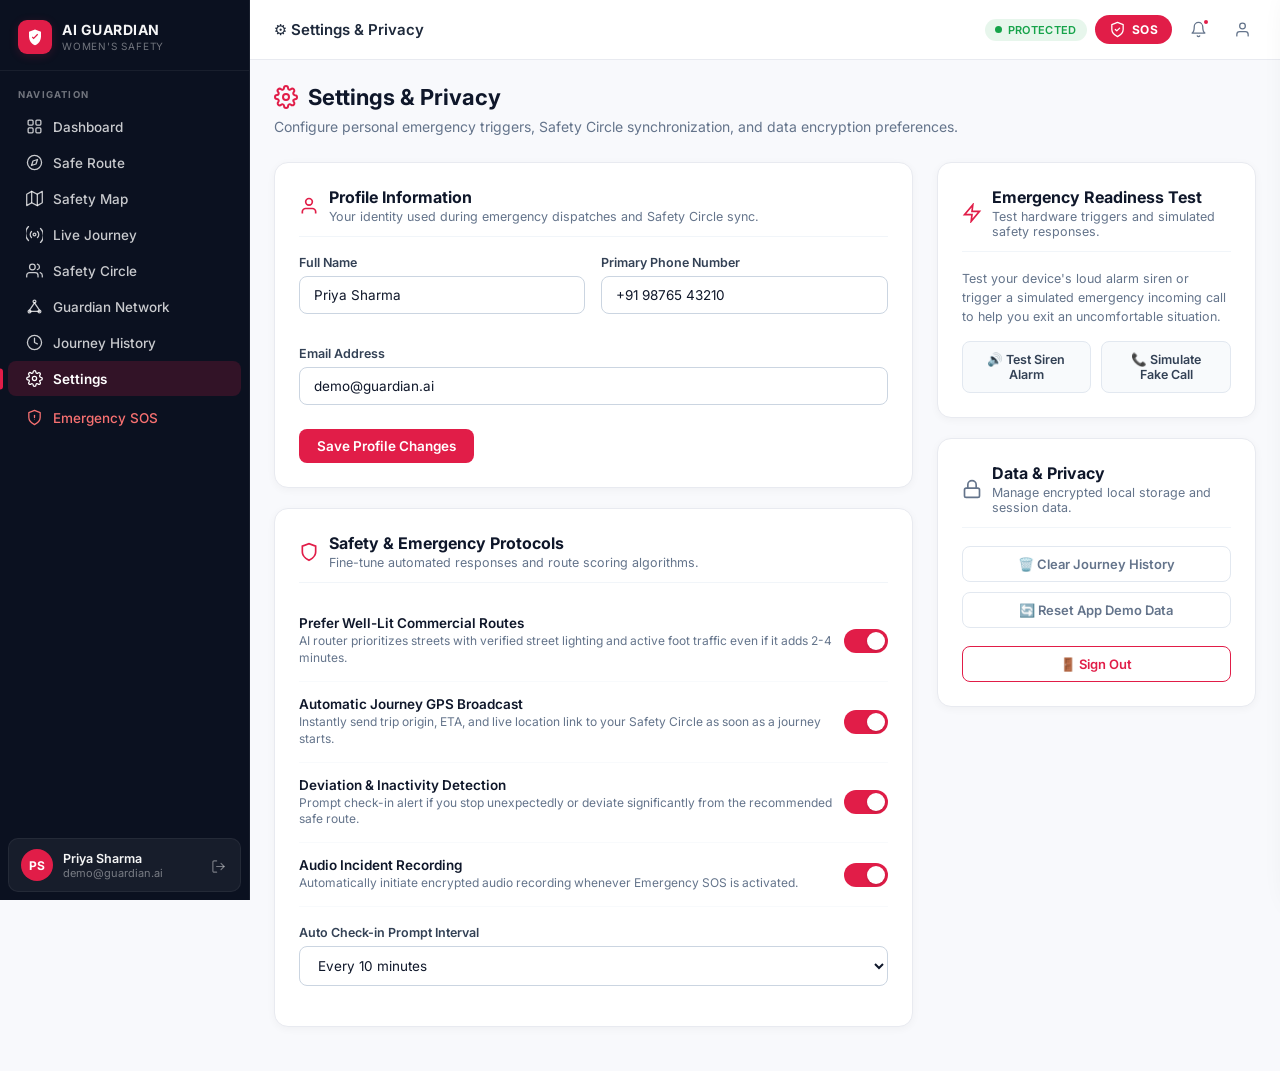
<file: html/settings.html>
<!DOCTYPE html>
<html lang="en">
<head>
  <meta charset="UTF-8">
  <meta name="viewport" content="width=device-width, initial-scale=1.0">
  <title>AI Guardian — Settings &amp; Privacy</title>
  <meta name="description" content="Manage your AI Guardian safety parameters, emergency contacts synchronization, and profile settings.">
  <link rel="preconnect" href="https://fonts.googleapis.com">
  <link rel="preconnect" href="https://fonts.gstatic.com" crossorigin>
  <link href="https://fonts.googleapis.com/css2?family=Inter:wght@400;500;600;700;800&display=swap" rel="stylesheet">
  <link rel="stylesheet" href="../css/app-shell.css">
  <link rel="stylesheet" href="../css/settings.css">
</head>
<body>

  <div class="ag-main">
    <main class="ag-content">

      <div class="page-header">
        <h1>
          <svg width="24" height="24" viewBox="0 0 24 24" fill="none" stroke="#e11d48" stroke-width="2" stroke-linecap="round" stroke-linejoin="round"><circle cx="12" cy="12" r="3"/><path d="M19.4 15a1.65 1.65 0 0 0 .33 1.82l.06.06a2 2 0 1 1-2.83 2.83l-.06-.06a1.65 1.65 0 0 0-1.82-.33 1.65 1.65 0 0 0-1 1.51V21a2 2 0 0 1-4 0v-.09A1.65 1.65 0 0 0 9 19.4a1.65 1.65 0 0 0-1.82.33l-.06.06a2 2 0 1 1-2.83-2.83l.06-.06A1.65 1.65 0 0 0 4.6 15a1.65 1.65 0 0 0-1.51-1H3a2 2 0 0 1 0-4h.09A1.65 1.65 0 0 0 4.6 9a1.65 1.65 0 0 0-.33-1.82l-.06-.06a2 2 0 1 1 2.83-2.83l.06.06A1.65 1.65 0 0 0 9 4.6a1.65 1.65 0 0 0 1-1.51V3a2 2 0 0 1 4 0v.09a1.65 1.65 0 0 0 1 1.51 1.65 1.65 0 0 0 1.82-.33l.06-.06a2 2 0 1 1 2.83 2.83l-.06.06A1.65 1.65 0 0 0 19.4 9c.14.31.35.6.62.82.27.23.6.38.94.44H21a2 2 0 0 1 0 4h-.09c-.34.06-.67.21-.94.44-.27.22-.48.51-.62.82Z"/></svg>
          Settings &amp; Privacy
        </h1>
        <p>Configure personal emergency triggers, Safety Circle synchronization, and data encryption preferences.</p>
      </div>

      <div class="settings-grid">

        <!-- Left Column -->
        <div>

          <!-- Profile Settings -->
          <div class="settings-card">
            <div class="settings-card-head">
              <svg width="20" height="20" viewBox="0 0 24 24" fill="none" stroke="#e11d48" stroke-width="2"><path d="M20 21v-2a4 4 0 0 0-4-4H8a4 4 0 0 0-4 4v2"/><circle cx="12" cy="7" r="4"/></svg>
              <div>
                <h2>Profile Information</h2>
                <p>Your identity used during emergency dispatches and Safety Circle sync.</p>
              </div>
            </div>

            <form id="profileForm">
              <div class="settings-form-row">
                <div class="settings-field">
                  <label for="profName">Full Name</label>
                  <input type="text" id="profName" value="Priya Sharma" required>
                </div>
                <div class="settings-field">
                  <label for="profPhone">Primary Phone Number</label>
                  <input type="tel" id="profPhone" value="+91 98765 43210" required>
                </div>
              </div>

              <div class="settings-field">
                <label for="profEmail">Email Address</label>
                <input type="email" id="profEmail" value="demo@guardian.ai" required>
              </div>

              <button type="submit" class="btn-primary" style="margin-top:8px;">
                Save Profile Changes
              </button>
            </form>
          </div>

          <!-- Emergency Triggers & Routing Preferences -->
          <div class="settings-card">
            <div class="settings-card-head">
              <svg width="20" height="20" viewBox="0 0 24 24" fill="none" stroke="#e11d48" stroke-width="2"><path d="M12 22s8-4 8-10V5l-8-3-8 3v7c0 6 8 10 8 10Z"/></svg>
              <div>
                <h2>Safety &amp; Emergency Protocols</h2>
                <p>Fine-tune automated responses and route scoring algorithms.</p>
              </div>
            </div>

            <div class="settings-toggle-item">
              <div class="toggle-info">
                <h4>Prefer Well-Lit Commercial Routes</h4>
                <p>AI router prioritizes streets with verified street lighting and active foot traffic even if it adds 2-4 minutes.</p>
              </div>
              <label class="switch">
                <input type="checkbox" id="prefLighting" checked>
                <span class="slider"></span>
              </label>
            </div>

            <div class="settings-toggle-item">
              <div class="toggle-info">
                <h4>Automatic Journey GPS Broadcast</h4>
                <p>Instantly send trip origin, ETA, and live location link to your Safety Circle as soon as a journey starts.</p>
              </div>
              <label class="switch">
                <input type="checkbox" id="prefAutoBroadcast" checked>
                <span class="slider"></span>
              </label>
            </div>

            <div class="settings-toggle-item">
              <div class="toggle-info">
                <h4>Deviation &amp; Inactivity Detection</h4>
                <p>Prompt check-in alert if you stop unexpectedly or deviate significantly from the recommended safe route.</p>
              </div>
              <label class="switch">
                <input type="checkbox" id="prefDeviation" checked>
                <span class="slider"></span>
              </label>
            </div>

            <div class="settings-toggle-item">
              <div class="toggle-info">
                <h4>Audio Incident Recording</h4>
                <p>Automatically initiate encrypted audio recording whenever Emergency SOS is activated.</p>
              </div>
              <label class="switch">
                <input type="checkbox" id="prefAudioRecord" checked>
                <span class="slider"></span>
              </label>
            </div>

            <div class="settings-field" style="margin-top:18px;">
              <label for="checkinInterval">Auto Check-in Prompt Interval</label>
              <select id="checkinInterval">
                <option value="5">Every 5 minutes</option>
                <option value="10" selected>Every 10 minutes</option>
                <option value="15">Every 15 minutes</option>
                <option value="30">Every 30 minutes</option>
              </select>
            </div>
          </div>

        </div>

        <!-- Right Column -->
        <div>

          <!-- Interactive Emergency Test Tools -->
          <div class="settings-card">
            <div class="settings-card-head">
              <svg width="20" height="20" viewBox="0 0 24 24" fill="none" stroke="#e11d48" stroke-width="2"><polygon points="13 2 3 14 12 14 11 22 21 10 12 10 13 2"/></svg>
              <div>
                <h2>Emergency Readiness Test</h2>
                <p>Test hardware triggers and simulated safety responses.</p>
              </div>
            </div>

            <p style="font-size:12.5px; color:#64748b; line-height:1.5; margin-bottom:14px;">
              Test your device's loud alarm siren or trigger a simulated emergency incoming call to help you exit an uncomfortable situation.
            </p>

            <div class="tool-btn-row">
              <button class="btn-tool" id="testSirenBtn">
                🔊 Test Siren Alarm
              </button>
              <button class="btn-tool" id="testCallBtn">
                📞 Simulate Fake Call
              </button>
            </div>
          </div>

          <!-- Privacy & Account Actions -->
          <div class="settings-card">
            <div class="settings-card-head">
              <svg width="20" height="20" viewBox="0 0 24 24" fill="none" stroke="#64748b" stroke-width="2"><rect x="3" y="11" width="18" height="11" rx="2" ry="2"/><path d="M7 11V7a5 5 0 0 1 10 0v4"/></svg>
              <div>
                <h2>Data &amp; Privacy</h2>
                <p>Manage encrypted local storage and session data.</p>
              </div>
            </div>

            <div style="display:flex; flex-direction:column; gap:10px;">
              <button class="btn-ghost" id="clearHistoryBtn" style="font-size:13px; justify-content:center;">
                🗑️ Clear Journey History
              </button>

              <button class="btn-ghost" id="resetDemoBtn" style="font-size:13px; justify-content:center;">
                🔄 Reset App Demo Data
              </button>

              <button class="btn-danger" id="settingsSignOutBtn" style="font-size:13px; justify-content:center; margin-top:8px;">
                🚪 Sign Out
              </button>
            </div>
          </div>

        </div>

      </div>

    </main>
  </div>

  <!-- Fake Call Simulation Overlay -->
  <div class="fake-call-overlay" id="fakeCallOverlay">
    <div style="display:flex; flex-direction:column; align-items:center;">
      <div class="call-avatar">🛡️</div>
      <div class="call-name">Mom (Safety Circle)</div>
      <div class="call-status">Incoming Call...</div>
    </div>

    <div class="call-actions">
      <button class="call-btn call-btn-decline" id="declineCallBtn" title="Decline">
        <svg width="26" height="26" viewBox="0 0 24 24" fill="none" stroke="currentColor" stroke-width="2"><path d="M10.68 13.31a16 16 0 0 0 3.41 2.6l1.27-1.27a2 2 0 0 1 2.11-.45 12.84 12.84 0 0 0 2.81.7 2 2 0 0 1 1.72 2v3a2 2 0 0 1-2.18 2 19.79 19.79 0 0 1-8.63-3.07 19.5 19.5 0 0 1-6-6 19.79 19.79 0 0 1-3.07-8.67A2 2 0 0 1 4.11 2h3a2 2 0 0 1 2 1.72 12.84 12.84 0 0 0 .7 2.81 2 2 0 0 1-.45 2.11L8.09 9.91"/></svg>
      </button>
      <button class="call-btn call-btn-accept" id="acceptCallBtn" title="Accept">
        <svg width="26" height="26" viewBox="0 0 24 24" fill="none" stroke="currentColor" stroke-width="2"><path d="M22 16.92v3a2 2 0 0 1-2.18 2 19.79 19.79 0 0 1-8.63-3.07 19.5 19.5 0 0 1-6-6 19.79 19.79 0 0 1-3.07-8.67A2 2 0 0 1 4.11 2h3a2 2 0 0 1 2 1.72 12.84 12.84 0 0 0 .7 2.81 2 2 0 0 1-.45 2.11L8.09 9.91a16 16 0 0 0 6 6l1.27-1.27a2 2 0 0 1 2.11-.45 12.84 12.84 0 0 0 2.81.7A2 2 0 0 1 22 16.92z"/></svg>
      </button>
    </div>
  </div>

  <script src="../js/app-shell.js"></script>
  <script src="../js/settings.js"></script>
</body>
</html>
</file>
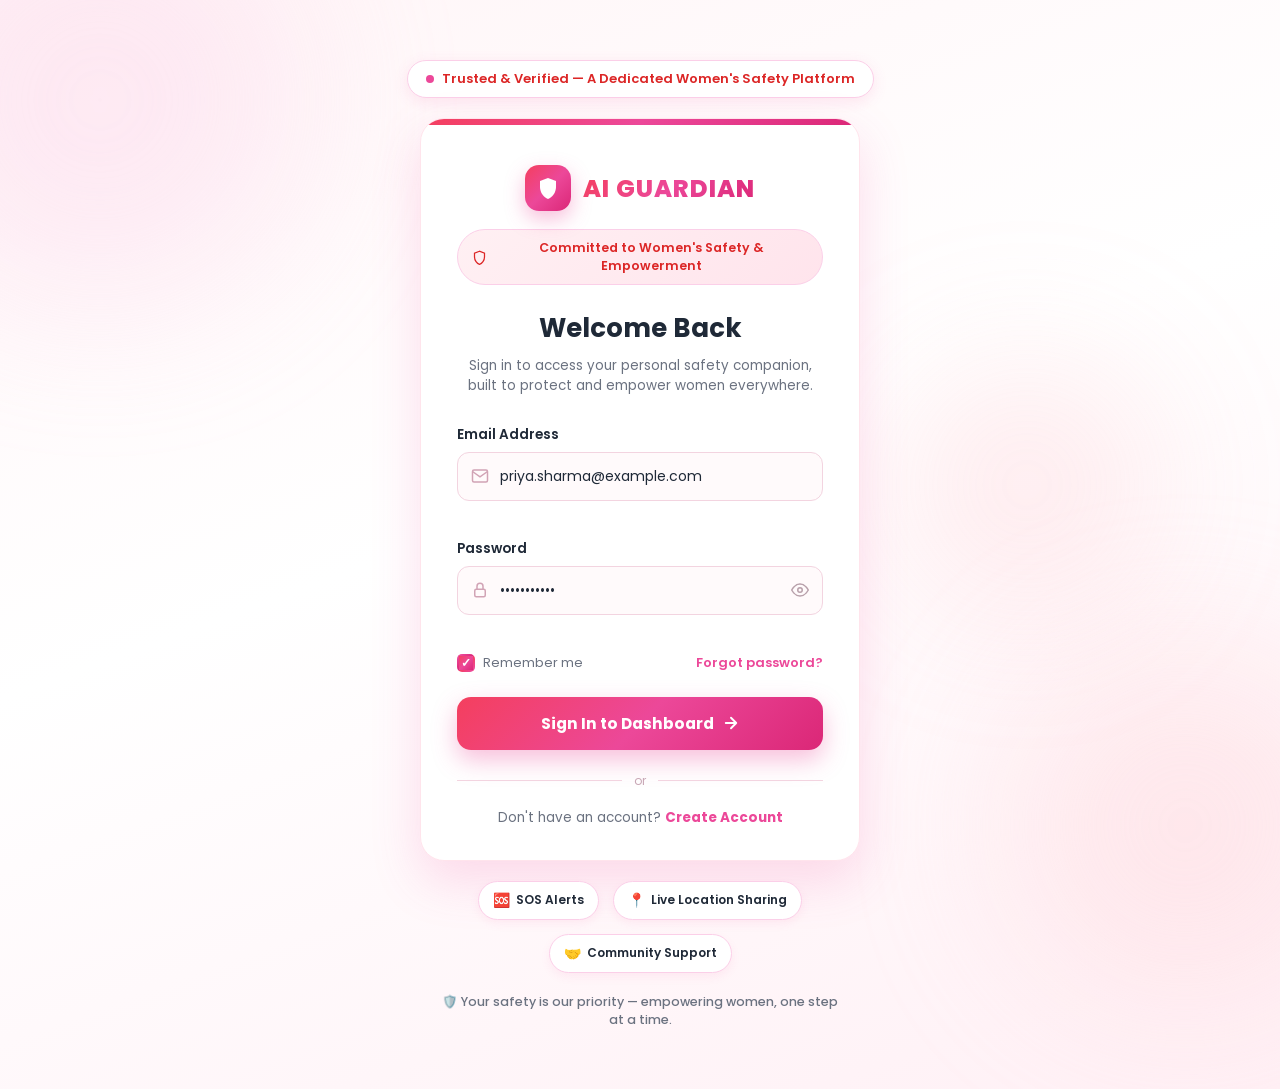
<file: html/Signin.html>
<!DOCTYPE html>
<html lang="en">
<head>
<meta charset="UTF-8" />
<meta name="viewport" content="width=device-width, initial-scale=1.0" />
<title>AI Guardian | Sign In - Women's Safety Platform</title>
<link rel="preconnect" href="https://fonts.googleapis.com">
<link href="https://fonts.googleapis.com/css2?family=Poppins:wght@400;500;600;700;800&display=swap" rel="stylesheet">
<link rel="stylesheet" href="../css/Signinstyle.css" />
</head>
<body>

  <!-- Decorative background blobs -->
  <div class="bg-decor blob-1"></div>
  <div class="bg-decor blob-2"></div>
  <div class="bg-decor blob-3"></div>

  <main class="page-wrapper">

    <!-- Trust ribbon -->
    <div class="trust-ribbon">
      <span class="pulse-dot"></span>
      Trusted &amp; Verified — A Dedicated Women's Safety Platform
    </div>

    <div class="auth-card">

      <!-- Top accent bar -->
      <div class="accent-bar"></div>

      <div class="card-inner">

        <!-- Logo -->
        <div class="brand-logo">
          <div class="logo-icon">
            <svg viewBox="0 0 24 24" fill="none" xmlns="http://www.w3.org/2000/svg">
              <path d="M12 2L4 5V11C4 16.55 7.84 21.74 12 23C16.16 21.74 20 16.55 20 11V5L12 2Z" fill="currentColor"/>
            </svg>
          </div>
          <h1>AI GUARDIAN</h1>
        </div>

        <!-- Safety badge -->
        <div class="safety-badge">
          <svg viewBox="0 0 24 24" fill="none" xmlns="http://www.w3.org/2000/svg">
            <path d="M12 2L4 5V11C4 16.55 7.84 21.74 12 23C16.16 21.74 20 16.55 20 11V5L12 2Z" stroke="currentColor" stroke-width="2"/>
          </svg>
          Committed to Women's Safety &amp; Empowerment
        </div>

        <!-- Heading -->
        <div class="heading-block">
          <h2>Welcome Back</h2>
          <p>Sign in to access your personal safety companion, built to protect and empower women everywhere.</p>
        </div>

        <!-- Form -->
        <form id="signInForm" class="auth-form" novalidate>

          <div class="form-group">
            <label for="email">Email Address</label>
            <div class="input-wrapper">
              <svg class="input-icon" viewBox="0 0 24 24" fill="none" xmlns="http://www.w3.org/2000/svg">
                <path d="M4 4H20C21.1 4 22 4.9 22 6V18C22 19.1 21.1 20 20 20H4C2.9 20 2 19.1 2 18V6C2 4.9 2.9 4 4 4Z" stroke="currentColor" stroke-width="2"/>
                <path d="M22 6L12 13L2 6" stroke="currentColor" stroke-width="2"/>
              </svg>
              <input type="email" id="email" name="email" placeholder="you@example.com" value="priya.sharma@example.com" autocomplete="email" required />
            </div>
            <span class="error-msg" id="emailError"></span>
          </div>

          <div class="form-group">
            <label for="password">Password</label>
            <div class="input-wrapper">
              <svg class="input-icon" viewBox="0 0 24 24" fill="none" xmlns="http://www.w3.org/2000/svg">
                <rect x="5" y="11" width="14" height="10" rx="2" stroke="currentColor" stroke-width="2"/>
                <path d="M8 11V7a4 4 0 118 0v4" stroke="currentColor" stroke-width="2"/>
              </svg>
              <input type="password" id="password" name="password" placeholder="Enter your password" value="password123" autocomplete="current-password" required />
              <button type="button" class="toggle-password" id="togglePassword" aria-label="Toggle password visibility">
                <svg viewBox="0 0 24 24" fill="none" xmlns="http://www.w3.org/2000/svg">
                  <path d="M1 12S5 4 12 4s11 8 11 8-4 8-11 8S1 12 1 12Z" stroke="currentColor" stroke-width="2"/>
                  <circle cx="12" cy="12" r="3" stroke="currentColor" stroke-width="2"/>
                </svg>
              </button>
            </div>
            <span class="error-msg" id="passwordError"></span>
          </div>

          <div class="form-options">
            <label class="checkbox-wrapper">
              <input type="checkbox" id="remember" checked />
              <span class="custom-checkbox"></span>
              Remember me
            </label>
            <a href="ForgotPassword.html" class="forgot-link">Forgot password?</a>
          </div>

          <button type="submit" class="btn-primary" id="submitBtn">
            <span class="btn-text">Sign In to Dashboard</span>
            <svg class="btn-arrow" viewBox="0 0 24 24" fill="none" xmlns="http://www.w3.org/2000/svg">
              <path d="M5 12H19M19 12L12 5M19 12L12 19" stroke="currentColor" stroke-width="2.5" stroke-linecap="round" stroke-linejoin="round"/>
            </svg>
          </button>

          <div class="divider"><span>or</span></div>

          <p class="footer-text">
            Don't have an account? <a href="register.html" class="create-link">Create Account</a>
          </p>

        </form>

      </div>
    </div>

    <!-- Feature strip reinforcing safety mission -->
    <div class="feature-strip">
      <div class="feature-item">
        <span class="feature-icon">🆘</span>
        <span>SOS Alerts</span>
      </div>
      <div class="feature-item">
        <span class="feature-icon">📍</span>
        <span>Live Location Sharing</span>
      </div>
      <div class="feature-item">
        <span class="feature-icon">🤝</span>
        <span>Community Support</span>
      </div>
    </div>

    <p class="mission-note">🛡️ Your safety is our priority — empowering women, one step at a time.</p>

  </main>

<script src="../js/Signinscript.js"></script>
</body>
</html>
</file>
<file: css/landingpage.css>
/* ============================================================
   AI GUARDIAN — STYLE.CSS
   Theme: White + Crimson/Rose accent — Women's Safety
   ============================================================ */

/* ---------- Tokens ---------- */
:root {
  --clr-bg:         #ffffff;
  --clr-surface:    #fff5f6;
  --clr-surface-2:  #fef2f4;
  --clr-border:     #fecdd3;
  --clr-border-2:   #f5d0d7;

  --clr-primary:    #e11d48;   /* crimson */
  --clr-primary-h:  #be123c;   /* hover */
  --clr-secondary:  #fb7185;   /* rose-400 */
  --clr-accent:     #fda4af;   /* rose-300 */
  --clr-success:    #16a34a;
  --clr-warn:       #d97706;
  --clr-orange:     #ea580c;

  --clr-text:       #0f0a0b;
  --clr-text-2:     #4b1c26;
  --clr-text-3:     #9f4057;
  --clr-muted:      #a1a1aa;

  --font-display:   'Playfair Display', Georgia, serif;
  --font-body:      'DM Sans', system-ui, sans-serif;

  --radius-sm:  8px;
  --radius-md:  14px;
  --radius-lg:  22px;
  --radius-xl:  32px;

  --shadow-card:    0 2px 12px rgba(225,29,72,.08), 0 1px 3px rgba(0,0,0,.05);
  --shadow-card-h:  0 8px 32px rgba(225,29,72,.15), 0 2px 8px rgba(0,0,0,.06);
  --shadow-hero:    0 24px 80px rgba(225,29,72,.12);

  --transition: 0.24s cubic-bezier(.4,0,.2,1);

  --max-w: 1100px;
}

/* ---------- Reset ---------- */
*, *::before, *::after { box-sizing: border-box; margin: 0; padding: 0; }
html { scroll-behavior: smooth; }
body {
  font-family: var(--font-body);
  background: var(--clr-bg);
  color: var(--clr-text);
  line-height: 1.6;
  -webkit-font-smoothing: antialiased;
}
img, svg { display: block; }
a { text-decoration: none; color: inherit; }
ul { list-style: none; }

/* ---------- Utilities ---------- */
.container {
  max-width: var(--max-w);
  margin: 0 auto;
  padding: 0 24px;
}
.hide-mobile { display: inline; }

.section-label {
  display: inline-block;
  font-size: 0.72rem;
  font-weight: 600;
  letter-spacing: .12em;
  text-transform: uppercase;
  color: var(--clr-primary);
  background: #fff0f2;
  border: 1px solid var(--clr-border);
  padding: 4px 14px;
  border-radius: 100px;
  margin-bottom: 18px;
}
.section-label--light {
  background: rgba(255,255,255,.18);
  border-color: rgba(255,255,255,.3);
  color: #fff;
}

.section-title {
  font-family: var(--font-display);
  font-size: clamp(1.75rem, 3.5vw, 2.5rem);
  font-weight: 700;
  color: var(--clr-text);
  line-height: 1.2;
  margin-bottom: 14px;
}
.section-sub {
  font-size: 1.02rem;
  color: var(--clr-text-3);
  max-width: 560px;
  margin-bottom: 48px;
  line-height: 1.75;
}

/* ---------- Buttons ---------- */
.btn {
  display: inline-flex;
  align-items: center;
  gap: 8px;
  font-family: var(--font-body);
  font-size: 0.95rem;
  font-weight: 600;
  padding: 11px 24px;
  border-radius: 100px;
  border: 2px solid transparent;
  cursor: pointer;
  transition: all var(--transition);
  white-space: nowrap;
}
.btn--primary {
  background: var(--clr-primary);
  color: #fff;
  border-color: var(--clr-primary);
  box-shadow: 0 4px 16px rgba(225,29,72,.30);
}
.btn--primary:hover {
  background: var(--clr-primary-h);
  border-color: var(--clr-primary-h);
  box-shadow: 0 6px 24px rgba(225,29,72,.40);
  transform: translateY(-1px);
}
.btn--ghost {
  background: transparent;
  color: var(--clr-text);
  border-color: var(--clr-border);
}
.btn--ghost:hover { background: var(--clr-surface); }
.btn--outline {
  background: transparent;
  color: var(--clr-primary);
  border-color: var(--clr-primary);
}
.btn--outline:hover {
  background: var(--clr-surface);
}
.btn--outline-light {
  background: rgba(255,255,255,.12);
  color: #fff;
  border-color: rgba(255,255,255,.5);
}
.btn--outline-light:hover { background: rgba(255,255,255,.22); }
.btn--lg { font-size: 1rem; padding: 14px 30px; }

/* ---------- Badges ---------- */
.badge {
  display: inline-block;
  font-size: 0.68rem;
  font-weight: 700;
  letter-spacing: .06em;
  text-transform: uppercase;
  padding: 3px 10px;
  border-radius: 100px;
}
.badge--danger  { background: #fee2e2; color: #dc2626; }
.badge--success { background: #fce7f3; color: var(--clr-primary); }
.badge--green   { background: #dcfce7; color: var(--clr-success); }
.badge--warning { background: #fef9c3; color: var(--clr-warn); }
.badge--orange  { background: #ffedd5; color: var(--clr-orange); }

/* ============================================================
   NAV
   ============================================================ */
.nav {
  position: fixed;
  top: 0; left: 0; right: 0;
  z-index: 100;
  background: rgba(255,255,255,.88);
  backdrop-filter: blur(16px);
  -webkit-backdrop-filter: blur(16px);
  border-bottom: 1px solid var(--clr-border);
  transition: box-shadow var(--transition);
}
.nav.scrolled { box-shadow: 0 4px 24px rgba(225,29,72,.08); }
.nav__inner {
  max-width: var(--max-w);
  margin: 0 auto;
  padding: 0 24px;
  height: 64px;
  display: flex;
  align-items: center;
  gap: 32px;
}
.nav__logo {
  display: flex;
  align-items: center;
  gap: 8px;
  font-size: 1.05rem;
  font-weight: 500;
  color: var(--clr-text);
  flex-shrink: 0;
}
.nav__logo strong { color: var(--clr-primary); }
.logo-shield {
  font-size: 1.2rem;
  color: var(--clr-primary);
  line-height: 1;
}
.nav__links {
  display: flex;
  gap: 28px;
  margin-left: auto;
}
.nav__links a {
  font-size: 0.9rem;
  font-weight: 500;
  color: var(--clr-text-3);
  transition: color var(--transition);
}
.nav__links a:hover { color: var(--clr-primary); }
.nav__cta {
  display: flex;
  gap: 10px;
  margin-left: 12px;
}
.nav__hamburger {
  display: none;
  flex-direction: column;
  gap: 5px;
  background: none;
  border: none;
  cursor: pointer;
  margin-left: auto;
  padding: 4px;
}
.nav__hamburger span {
  width: 22px; height: 2px;
  background: var(--clr-text);
  border-radius: 2px;
  transition: all var(--transition);
}

/* ============================================================
   HERO
   ============================================================ */
.hero {
  position: relative;
  overflow: hidden;
  min-height: 100vh;
  display: flex;
  flex-direction: column;
  align-items: center;
  justify-content: center;
  text-align: center;
  padding: 120px 24px 80px;
  background: var(--clr-bg);
}
.hero__badge {
  display: inline-flex;
  align-items: center;
  gap: 8px;
  font-size: 0.78rem;
  font-weight: 600;
  letter-spacing: .1em;
  text-transform: uppercase;
  color: var(--clr-primary);
  background: #fff0f2;
  border: 1px solid var(--clr-border);
  padding: 6px 18px;
  border-radius: 100px;
  margin-bottom: 28px;
}
.badge-dot {
  width: 7px; height: 7px;
  background: var(--clr-primary);
  border-radius: 50%;
  animation: pulse 2s ease-in-out infinite;
}
@keyframes pulse {
  0%, 100% { opacity: 1; transform: scale(1); }
  50%       { opacity: .5; transform: scale(1.4); }
}

.hero__headline {
  font-family: var(--font-display);
  font-size: clamp(2.8rem, 7vw, 5.5rem);
  font-weight: 700;
  line-height: 1.1;
  color: var(--clr-text);
  margin-bottom: 20px;
  max-width: 780px;
}
.hero__headline .strike {
  display: inline-block;
  color: var(--clr-muted);
  position: relative;
}
.hero__headline em {
  font-style: italic;
  color: var(--clr-primary);
}

.hero__sub {
  font-size: clamp(1rem, 2vw, 1.15rem);
  color: var(--clr-text-3);
  max-width: 540px;
  margin-bottom: 36px;
  line-height: 1.75;
}
.hero__actions {
  display: flex;
  gap: 14px;
  flex-wrap: wrap;
  justify-content: center;
  margin-bottom: 56px;
}

/* Stats bar */
.hero__stats {
  display: flex;
  align-items: center;
  gap: 0;
  background: #fff;
  border: 1px solid var(--clr-border);
  border-radius: var(--radius-xl);
  padding: 18px 32px;
  box-shadow: var(--shadow-card);
}
.stat {
  display: flex;
  flex-direction: column;
  align-items: center;
  padding: 0 28px;
}
.stat__value {
  font-family: var(--font-display);
  font-size: 1.6rem;
  font-weight: 700;
  color: var(--clr-primary);
  line-height: 1;
}
.stat__label {
  font-size: 0.72rem;
  font-weight: 500;
  color: var(--clr-text-3);
  text-align: center;
  margin-top: 4px;
}
.stat-divider {
  width: 1px;
  height: 40px;
  background: var(--clr-border);
  flex-shrink: 0;
}

/* Background orbs */
.hero__bg-orb {
  position: absolute;
  border-radius: 50%;
  pointer-events: none;
  z-index: -1;
  filter: blur(80px);
  opacity: .25;
}
.orb--1 {
  width: 500px; height: 500px;
  background: radial-gradient(circle, #fda4af, transparent);
  top: -100px; right: -150px;
}
.orb--2 {
  width: 400px; height: 400px;
  background: radial-gradient(circle, #fecdd3, transparent);
  bottom: -80px; left: -100px;
}

/* ============================================================
   WHY SECTION
   ============================================================ */
.why {
  background: var(--clr-surface);
  padding: 96px 0;
}
.why .container { text-align: center; }
.why .section-sub { margin: 0 auto 52px; }

/* Route compare layout */
.route-compare {
  display: grid;
  grid-template-columns: 1fr 1.1fr;
  gap: 20px;
  text-align: left;
  align-items: start;
}

/* Route cards (left list) */
.route-list { display: flex; flex-direction: column; gap: 12px; }
.route-card {
  background: #fff;
  border: 1.5px solid var(--clr-border);
  border-radius: var(--radius-md);
  padding: 18px 20px;
  transition: all var(--transition);
}
.route-card:hover { box-shadow: var(--shadow-card); }
.route-card.active-route {
  border-color: var(--clr-primary);
  background: #fff5f7;
  box-shadow: 0 4px 20px rgba(225,29,72,.12);
}
.route-card__header {
  display: flex;
  align-items: center;
  justify-content: space-between;
  margin-bottom: 6px;
  gap: 8px;
}
.route-label {
  font-size: 0.85rem;
  font-weight: 600;
  color: var(--clr-text);
}
.route-label--pink { color: var(--clr-primary); }
.route-card__time {
  font-size: 0.78rem;
  color: var(--clr-text-3);
  margin-bottom: 8px;
}
.route-card__desc {
  font-size: 0.8rem;
  color: var(--clr-text-3);
  line-height: 1.6;
  margin-top: 10px;
}

/* Route detail panel (right) */
.route-detail {
  background: #fff;
  border: 1.5px solid var(--clr-border);
  border-radius: var(--radius-lg);
  padding: 24px;
  box-shadow: var(--shadow-card);
}
.route-detail__header {
  display: flex;
  align-items: center;
  gap: 10px;
  margin-bottom: 16px;
  flex-wrap: wrap;
}
.route-detail__tag {
  font-size: 0.68rem;
  font-weight: 700;
  text-transform: uppercase;
  letter-spacing: .08em;
  color: var(--clr-primary);
  background: #fce7f3;
  padding: 3px 10px;
  border-radius: 100px;
}
.info-btn {
  width: 24px; height: 24px;
  border-radius: 50%;
  border: 1.5px solid var(--clr-border);
  background: #fff;
  font-size: 0.7rem;
  font-weight: 700;
  color: var(--clr-text-3);
  cursor: pointer;
  margin-left: auto;
  display: flex; align-items: center; justify-content: center;
}
.route-map-graphic {
  background: var(--clr-surface);
  border-radius: var(--radius-md);
  padding: 12px;
  margin-bottom: 20px;
  border: 1px solid var(--clr-border);
  height: 120px;
  display: flex; align-items: center;
}
.route-detail__metrics {
  display: grid;
  grid-template-columns: 1fr 1fr;
  gap: 12px;
  margin-bottom: 16px;
}
.metric {
  background: var(--clr-surface);
  border-radius: var(--radius-sm);
  padding: 12px 14px;
  border: 1px solid var(--clr-border);
}
.metric__value {
  display: block;
  font-weight: 700;
  font-size: 1rem;
  color: var(--clr-primary);
  margin-bottom: 2px;
}
.metric__label {
  font-size: 0.72rem;
  color: var(--clr-text-3);
}
.route-detail__insight {
  display: flex;
  gap: 10px;
  background: #fff0f2;
  border: 1px solid var(--clr-border);
  border-radius: var(--radius-sm);
  padding: 12px 14px;
  font-size: 0.8rem;
  color: var(--clr-text-2);
  line-height: 1.55;
}
.insight-icon { color: var(--clr-primary); flex-shrink: 0; font-size: 0.9rem; }

/* ============================================================
   FEATURES
   ============================================================ */
.features {
  padding: 96px 0;
  background: var(--clr-bg);
}
.features .container { text-align: center; }
.features .section-sub { margin: 0 auto 52px; }

.features-grid {
  display: grid;
  grid-template-columns: repeat(3, 1fr);
  gap: 20px;
  text-align: left;
}

.feature-card {
  position: relative;
  background: #fff;
  border: 1.5px solid var(--clr-border);
  border-radius: var(--radius-lg);
  padding: 28px 26px;
  transition: all var(--transition);
  overflow: hidden;
}
.feature-card::before {
  content: '';
  position: absolute;
  inset: 0;
  background: linear-gradient(135deg, rgba(225,29,72,.04) 0%, transparent 60%);
  opacity: 0;
  transition: opacity var(--transition);
}
.feature-card:hover {
  border-color: var(--clr-secondary);
  box-shadow: var(--shadow-card-h);
  transform: translateY(-4px);
}
.feature-card:hover::before { opacity: 1; }

.feature-card__icon {
  width: 48px; height: 48px;
  border-radius: var(--radius-sm);
  display: flex; align-items: center; justify-content: center;
  margin-bottom: 16px;
  flex-shrink: 0;
}
.icon--red  { background: #fee2e2; color: #dc2626; }
.icon--pink { background: #fce7f3; color: var(--clr-primary); }
.icon--rose { background: #fff1f3; color: #f43f5e; }

.feature-card__tag {
  display: inline-block;
  position: absolute;
  top: 20px; right: 20px;
  font-size: 0.62rem;
  font-weight: 700;
  letter-spacing: .08em;
  text-transform: uppercase;
  color: var(--clr-text-3);
  background: var(--clr-surface);
  border: 1px solid var(--clr-border);
  padding: 3px 9px;
  border-radius: 100px;
}

.feature-card h3 {
  font-size: 1rem;
  font-weight: 700;
  color: var(--clr-text);
  margin-bottom: 10px;
  line-height: 1.3;
}
.feature-card p {
  font-size: 0.85rem;
  color: var(--clr-text-3);
  line-height: 1.65;
}

/* ============================================================
   HOW IT WORKS
   ============================================================ */
.how-it-works {
  background: var(--clr-surface);
  padding: 96px 0;
}
.how-it-works .container { text-align: center; }
.how-it-works .section-sub { margin: 0 auto 52px; }

.steps-row {
  display: flex;
  align-items: center;
  gap: 0;
  justify-content: center;
  flex-wrap: wrap;
}
.step-card {
  background: #fff;
  border: 1.5px solid var(--clr-border);
  border-radius: var(--radius-lg);
  padding: 28px 22px;
  width: 210px;
  text-align: center;
  transition: all var(--transition);
  position: relative;
}
.step-card:hover {
  border-color: var(--clr-primary);
  box-shadow: var(--shadow-card-h);
  transform: translateY(-4px);
}
.step-num {
  position: absolute;
  top: -14px; left: 50%; transform: translateX(-50%);
  background: var(--clr-primary);
  color: #fff;
  font-size: 0.68rem;
  font-weight: 800;
  letter-spacing: .08em;
  padding: 3px 10px;
  border-radius: 100px;
}
.step-icon {
  width: 56px; height: 56px;
  background: var(--clr-surface);
  border: 1.5px solid var(--clr-border);
  border-radius: 50%;
  display: flex; align-items: center; justify-content: center;
  margin: 12px auto 16px;
  color: var(--clr-primary);
}
.step-card h4 {
  font-size: 0.9rem;
  font-weight: 700;
  color: var(--clr-text);
  margin-bottom: 8px;
  line-height: 1.3;
}
.step-card p {
  font-size: 0.78rem;
  color: var(--clr-text-3);
  line-height: 1.6;
}
.step-arrow {
  font-size: 1.4rem;
  color: var(--clr-accent);
  padding: 0 8px;
  flex-shrink: 0;
  font-weight: 300;
}

/* ============================================================
   CTA SECTION
   ============================================================ */
.cta-section {
  padding: 80px 0;
  background: var(--clr-bg);
}
.cta-card {
  position: relative;
  overflow: hidden;
  background: linear-gradient(135deg, #e11d48 0%, #be123c 40%, #9f1239 100%);
  border-radius: var(--radius-xl);
  padding: 64px 56px;
  text-align: center;
  box-shadow: 0 24px 80px rgba(225,29,72,.30);
}
.cta-card__orb {
  position: absolute;
  width: 400px; height: 400px;
  background: radial-gradient(circle, rgba(255,255,255,.12), transparent);
  top: -100px; right: -100px;
  border-radius: 50%;
  pointer-events: none;
}
.cta-card__content { position: relative; z-index: 1; }
.cta-card h2 {
  font-family: var(--font-display);
  font-size: clamp(1.8rem, 4vw, 2.8rem);
  font-weight: 700;
  color: #fff;
  margin-bottom: 14px;
}
.cta-card p {
  font-size: 1.05rem;
  color: rgba(255,255,255,.85);
  max-width: 440px;
  margin: 0 auto 32px;
  line-height: 1.7;
}
.cta-card__actions {
  display: flex;
  gap: 14px;
  justify-content: center;
  flex-wrap: wrap;
}
.cta-card .btn--primary {
  background: #fff;
  color: var(--clr-primary);
  border-color: #fff;
  box-shadow: 0 4px 20px rgba(0,0,0,.15);
}
.cta-card .btn--primary:hover {
  background: #fff5f6;
  border-color: #fff5f6;
}

/* ============================================================
   FOOTER
   ============================================================ */
.footer {
  background: var(--clr-surface);
  border-top: 1px solid var(--clr-border);
  padding: 36px 0;
}
.footer__inner {
  display: flex;
  flex-direction: column;
  align-items: center;
  gap: 16px;
  text-align: center;
}
.footer__brand {
  display: flex;
  align-items: center;
  gap: 8px;
  font-size: 1rem;
  font-weight: 500;
}
.footer__brand strong { color: var(--clr-primary); }
.footer__tagline {
  font-size: 0.8rem;
  color: var(--clr-text-3);
}
.footer__links {
  display: flex;
  gap: 24px;
  flex-wrap: wrap;
  justify-content: center;
}
.footer__links a {
  font-size: 0.83rem;
  color: var(--clr-text-3);
  transition: color var(--transition);
}
.footer__links a:hover { color: var(--clr-primary); }
.footer__copy {
  font-size: 0.75rem;
  color: var(--clr-muted);
}

/* ============================================================
   SCROLL REVEAL ANIMATION
   ============================================================ */
.reveal {
  opacity: 0;
  transform: translateY(28px);
  transition: opacity 0.55s ease, transform 0.55s ease;
}
.reveal.visible {
  opacity: 1;
  transform: translateY(0);
}

/* ============================================================
   RESPONSIVE
   ============================================================ */
@media (max-width: 900px) {
  .features-grid { grid-template-columns: 1fr 1fr; }
  .route-compare { grid-template-columns: 1fr; }
  .route-detail { order: -1; }
}

@media (max-width: 680px) {
  .hide-mobile { display: none; }
  .nav__links, .nav__cta { display: none; }
  .nav__hamburger { display: flex; }
  .features-grid { grid-template-columns: 1fr; }
  .hero__stats {
    flex-direction: column;
    gap: 18px;
    padding: 24px;
    width: 100%;
    max-width: 320px;
  }
  .stat-divider { width: 60px; height: 1px; }
  .step-card { width: 100%; max-width: 340px; }
  .step-arrow { transform: rotate(90deg); padding: 8px 0; }
  .steps-row { flex-direction: column; }
  .cta-card { padding: 44px 24px; }
}

@media (max-width: 400px) {
  .hero__headline { font-size: 2.2rem; }
  .hero__actions { flex-direction: column; align-items: center; }
}

/* ============================================================
   MOBILE NAV (open state)
   ============================================================ */
.nav.mobile-open .nav__links,
.nav.mobile-open .nav__cta {
  display: flex;
}
.nav.mobile-open {
  flex-direction: column;
  height: auto;
  padding-bottom: 16px;
}
.nav.mobile-open .nav__inner {
  flex-wrap: wrap;
  height: auto;
  padding-top: 12px;
  padding-bottom: 8px;
}
.nav.mobile-open .nav__links {
  flex-direction: column;
  width: 100%;
  gap: 12px;
  padding: 8px 0 4px;
  border-top: 1px solid var(--clr-border);
  margin-left: 0;
}
.nav.mobile-open .nav__cta {
  width: 100%;
  flex-direction: column;
  gap: 8px;
}

/* ============================================================
   SCROLLBAR STYLING
   ============================================================ */
::-webkit-scrollbar { width: 6px; }
::-webkit-scrollbar-track { background: #fff; }
::-webkit-scrollbar-thumb { background: var(--clr-accent); border-radius: 6px; }
::-webkit-scrollbar-thumb:hover { background: var(--clr-secondary); }
</file>
<file: css/app-shell.css>
/* ================================================================
   AI GUARDIAN — APP SHELL
   Unified sidebar + topbar + global components
   ================================================================ */

/* ── Design Tokens ────────────────────────────────────────────── */
:root {
  --clr-primary:        #E11D48;
  --clr-primary-dark:   #BE123C;
  --clr-primary-glow:   rgba(225, 29, 72, 0.18);
  --clr-primary-subtle: rgba(225, 29, 72, 0.08);

  --sidebar-bg:     #0b1120;
  --sidebar-border: rgba(255,255,255,0.06);
  --sidebar-width:  250px;

  --topbar-h:       60px;
  --topbar-bg:      #ffffff;
  --topbar-border:  #e8eaf0;

  --nav-item-hover:  rgba(255,255,255,0.06);
  --nav-item-active: rgba(225,29,72,0.18);
  --nav-item-active-border: #E11D48;

  --text-sidebar-muted: rgba(255,255,255,0.42);
  --text-sidebar:       rgba(255,255,255,0.78);
  --text-sidebar-strong:rgba(255,255,255,0.96);

  --surface:        #ffffff;
  --surface-2:      #f8f9fc;
  --text-body:      #1e293b;
  --text-muted:     #64748b;

  --radius-sm: 8px;
  --radius-md: 12px;
  --radius-lg: 16px;

  --shadow-card: 0 1px 4px rgba(0,0,0,0.06), 0 4px 16px rgba(0,0,0,0.06);
  --shadow-elevated: 0 4px 20px rgba(0,0,0,0.12);

  --transition: 200ms cubic-bezier(.4,0,.2,1);
}

/* ── Reset / Base ─────────────────────────────────────────────── */
*, *::before, *::after { box-sizing: border-box; margin: 0; padding: 0; }
html { height: 100%; }
body { font-family: 'Inter', system-ui, -apple-system, sans-serif; font-size: 14px; color: var(--text-body); background: var(--surface-2); min-height: 100vh; }
a { text-decoration: none; color: inherit; }
button { cursor: pointer; font: inherit; border: none; background: none; }
svg { display: inline-block; vertical-align: middle; flex-shrink: 0; }

/* ── App Layout ───────────────────────────────────────────────── */
.app-layout {
  display: flex;
  min-height: 100vh;
}

/* ── Sidebar ──────────────────────────────────────────────────── */
.ag-sidebar {
  width: var(--sidebar-width);
  background: var(--sidebar-bg);
  display: flex;
  flex-direction: column;
  position: fixed;
  top: 0; left: 0;
  height: 100vh;
  z-index: 200;
  border-right: 1px solid var(--sidebar-border);
  transition: transform var(--transition);
  overflow-y: auto;
  overflow-x: hidden;
}

.ag-sidebar::-webkit-scrollbar { width: 4px; }
.ag-sidebar::-webkit-scrollbar-thumb { background: rgba(255,255,255,0.1); border-radius: 2px; }

/* Brand */
.ag-sidebar .sb-brand {
  display: flex;
  align-items: center;
  gap: 10px;
  padding: 20px 18px 16px;
  border-bottom: 1px solid var(--sidebar-border);
}
.ag-sidebar .sb-brand-mark {
  width: 34px; height: 34px;
  background: var(--clr-primary);
  border-radius: 9px;
  display: flex; align-items: center; justify-content: center;
  flex-shrink: 0;
  box-shadow: 0 2px 10px var(--clr-primary-glow);
}
.ag-sidebar .sb-brand-mark svg { color: white; }
.ag-sidebar .sb-brand-name {
  font-size: 14px;
  font-weight: 700;
  color: var(--text-sidebar-strong);
  letter-spacing: 0.5px;
  line-height: 1.2;
}
.ag-sidebar .sb-brand-name em {
  display: block;
  font-style: normal;
  font-size: 10px;
  font-weight: 400;
  color: var(--text-sidebar-muted);
  letter-spacing: 0.8px;
  text-transform: uppercase;
  margin-top: 1px;
}

/* Nav section label */
.ag-sidebar .sb-label {
  font-size: 9.5px;
  font-weight: 700;
  letter-spacing: 1.2px;
  text-transform: uppercase;
  color: var(--text-sidebar-muted);
  padding: 18px 18px 8px;
}

/* Nav items */
.ag-sidebar .sb-nav { flex: 1; padding-bottom: 8px; }
.ag-sidebar .sb-nav-item {
  display: flex;
  align-items: center;
  gap: 10px;
  padding: 9px 18px;
  margin: 1px 8px;
  border-radius: 8px;
  color: var(--text-sidebar);
  font-size: 13.5px;
  font-weight: 500;
  transition: background var(--transition), color var(--transition);
  position: relative;
  text-decoration: none;
}
.ag-sidebar .sb-nav-item:hover {
  background: var(--nav-item-hover);
  color: var(--text-sidebar-strong);
}
.ag-sidebar .sb-nav-item.active {
  background: var(--nav-item-active);
  color: #fff;
  font-weight: 600;
}
.ag-sidebar .sb-nav-item.active::before {
  content: '';
  position: absolute;
  left: -8px;
  top: 50%; transform: translateY(-50%);
  width: 3px; height: 60%;
  background: var(--clr-primary);
  border-radius: 0 3px 3px 0;
}
.ag-sidebar .sb-nav-item.sos-item {
  color: #f87171;
  margin-top: 4px;
}
.ag-sidebar .sb-nav-item.sos-item:hover {
  background: rgba(248,113,113,0.12);
  color: #fca5a5;
}
.ag-sidebar .sb-nav-badge {
  margin-left: auto;
  background: var(--clr-primary);
  color: #fff;
  font-size: 10px;
  font-weight: 700;
  padding: 1px 6px;
  border-radius: 99px;
  min-width: 18px;
  text-align: center;
}
.ag-sidebar .sb-nav-badge:empty { display: none; }

/* User card */
.ag-sidebar .sb-user {
  margin: 8px;
  padding: 10px 12px;
  border-radius: 10px;
  background: rgba(255,255,255,0.05);
  border: 1px solid var(--sidebar-border);
  display: flex;
  align-items: center;
  gap: 10px;
  cursor: pointer;
  transition: background var(--transition);
}
.ag-sidebar .sb-user:hover { background: rgba(255,255,255,0.08); }
.ag-sidebar .sb-user-avatar {
  width: 32px; height: 32px;
  border-radius: 50%;
  background: var(--clr-primary);
  color: #fff;
  font-size: 12px;
  font-weight: 700;
  display: flex; align-items: center; justify-content: center;
  flex-shrink: 0;
}
.ag-sidebar .sb-user-info { flex: 1; min-width: 0; }
.ag-sidebar .sb-user-name {
  font-size: 12.5px;
  font-weight: 600;
  color: var(--text-sidebar-strong);
  white-space: nowrap; overflow: hidden; text-overflow: ellipsis;
}
.ag-sidebar .sb-user-email {
  font-size: 11px;
  color: var(--text-sidebar-muted);
  white-space: nowrap; overflow: hidden; text-overflow: ellipsis;
}
.ag-sidebar .sb-logout-btn {
  color: var(--text-sidebar-muted);
  transition: color var(--transition);
  padding: 2px;
}
.ag-sidebar .sb-logout-btn:hover { color: #f87171; }

/* Sidebar backdrop */
.ag-sidebar-backdrop {
  display: none;
  position: fixed;
  inset: 0;
  background: rgba(0,0,0,0.5);
  z-index: 199;
  backdrop-filter: blur(2px);
}
.ag-sidebar-backdrop.visible { display: block; }

/* ── Topbar ───────────────────────────────────────────────────── */
.ag-topbar {
  height: var(--topbar-h);
  background: var(--topbar-bg);
  border-bottom: 1px solid var(--topbar-border);
  display: flex;
  align-items: center;
  gap: 8px;
  padding: 0 20px 0 24px;
  position: sticky;
  top: 0;
  z-index: 100;
}
.ag-topbar .tb-hamburger {
  display: none;
  align-items: center;
  justify-content: center;
  width: 36px; height: 36px;
  border-radius: 8px;
  color: var(--text-muted);
  transition: background var(--transition), color var(--transition);
  flex-shrink: 0;
}
.ag-topbar .tb-hamburger:hover { background: var(--surface-2); color: var(--text-body); }
.ag-topbar .tb-title {
  font-size: 15px;
  font-weight: 600;
  color: var(--text-body);
  flex: 1;
}
.ag-topbar .tb-spacer { flex: 1; }
.ag-topbar .tb-live-badge {
  display: flex;
  align-items: center;
  gap: 6px;
  background: rgba(22, 163, 74, 0.1);
  color: #16a34a;
  font-size: 11px;
  font-weight: 600;
  padding: 4px 10px;
  border-radius: 20px;
  letter-spacing: 0.3px;
}
.ag-topbar .tb-live-badge .pulse {
  width: 7px; height: 7px;
  border-radius: 50%;
  background: #16a34a;
  animation: pulseDot 1.8s ease-in-out infinite;
}
.ag-topbar .tb-sos-pill {
  display: flex;
  align-items: center;
  gap: 6px;
  background: var(--clr-primary);
  color: #fff;
  font-size: 12px;
  font-weight: 700;
  padding: 6px 14px;
  border-radius: 20px;
  cursor: pointer;
  transition: background var(--transition), transform var(--transition), box-shadow var(--transition);
  letter-spacing: 0.5px;
}
.ag-topbar .tb-sos-pill:hover {
  background: var(--clr-primary-dark);
  transform: translateY(-1px);
  box-shadow: 0 4px 12px var(--clr-primary-glow);
}
.ag-topbar .tb-icon-btn {
  position: relative;
  width: 36px; height: 36px;
  border-radius: 8px;
  display: flex; align-items: center; justify-content: center;
  color: var(--text-muted);
  transition: background var(--transition), color var(--transition);
  flex-shrink: 0;
}
.ag-topbar .tb-icon-btn:hover { background: var(--surface-2); color: var(--text-body); }
.ag-topbar .tb-notif-dot {
  position: absolute;
  top: 6px; right: 6px;
  width: 8px; height: 8px;
  background: var(--clr-primary);
  border-radius: 50%;
  border: 2px solid var(--topbar-bg);
}

/* ── Main Content Wrapper ─────────────────────────────────────── */
.ag-main {
  margin-left: var(--sidebar-width);
  flex: 1;
  display: flex;
  flex-direction: column;
  min-height: 100vh;
}
.ag-content {
  flex: 1;
  padding: 24px;
}

/* ── Emergency SOS Modal ──────────────────────────────────────── */
.ag-sos-modal-overlay {
  position: fixed;
  inset: 0;
  background: rgba(0,0,0,0.65);
  backdrop-filter: blur(4px);
  z-index: 999;
  display: none;
  align-items: center;
  justify-content: center;
  padding: 20px;
}
.ag-sos-modal-overlay.open { display: flex; }
.ag-sos-modal {
  background: #fff;
  border-radius: var(--radius-lg);
  padding: 36px 32px;
  max-width: 420px;
  width: 100%;
  text-align: center;
  animation: modalSlideUp 0.25s ease;
  box-shadow: var(--shadow-elevated);
}
.ag-sos-modal .sos-ring {
  width: 72px; height: 72px;
  border-radius: 50%;
  background: rgba(225, 29, 72, 0.1);
  margin: 0 auto 20px;
  display: flex; align-items: center; justify-content: center;
  animation: pulseDot 1.4s ease-in-out infinite;
}
.ag-sos-modal h2 {
  font-size: 20px; font-weight: 700;
  color: #0f172a; margin-bottom: 10px;
}
.ag-sos-modal p {
  font-size: 14px; color: #64748b;
  line-height: 1.6; margin-bottom: 24px;
}
.ag-sos-modal .sos-modal-actions {
  display: flex; gap: 12px; justify-content: center;
}
.ag-sos-modal .btn-cancel {
  padding: 10px 24px; border-radius: 8px;
  background: #f1f5f9; color: #475569;
  font-weight: 600; font-size: 14px;
  transition: background var(--transition);
}
.ag-sos-modal .btn-cancel:hover { background: #e2e8f0; }
.ag-sos-modal .btn-confirm-sos {
  padding: 10px 24px; border-radius: 8px;
  background: var(--clr-primary); color: #fff;
  font-weight: 700; font-size: 14px;
  transition: background var(--transition);
}
.ag-sos-modal .btn-confirm-sos:hover { background: var(--clr-primary-dark); }

/* ── Notifications Drawer ─────────────────────────────────────── */
.ag-notif-drawer {
  position: fixed;
  top: 0; right: -380px;
  width: 360px;
  height: 100vh;
  background: #fff;
  box-shadow: -4px 0 30px rgba(0,0,0,0.12);
  z-index: 300;
  display: flex;
  flex-direction: column;
  transition: right var(--transition);
}
.ag-notif-drawer.open { right: 0; }
.ag-notif-drawer .nd-header {
  padding: 20px;
  border-bottom: 1px solid #e8eaf0;
  display: flex;
  align-items: center;
  gap: 12px;
}
.ag-notif-drawer .nd-header h2 {
  font-size: 16px; font-weight: 700;
  color: #0f172a; flex: 1;
}
.ag-notif-drawer .nd-close {
  width: 32px; height: 32px;
  border-radius: 7px;
  display: flex; align-items: center; justify-content: center;
  color: #64748b;
  transition: background var(--transition);
}
.ag-notif-drawer .nd-close:hover { background: #f1f5f9; color: #0f172a; }
.ag-notif-drawer .nd-list {
  flex: 1;
  overflow-y: auto;
  padding: 12px;
}
.ag-notif-drawer .nd-item {
  padding: 12px 14px;
  border-radius: 10px;
  border: 1px solid transparent;
  margin-bottom: 8px;
  cursor: pointer;
  transition: background var(--transition), border-color var(--transition);
}
.ag-notif-drawer .nd-item:hover { background: #f8f9fc; border-color: #e8eaf0; }
.ag-notif-drawer .nd-item.unread { background: rgba(225,29,72,0.04); border-color: rgba(225,29,72,0.12); }
.ag-notif-drawer .nd-item-title { font-size: 13px; font-weight: 600; color: #0f172a; margin-bottom: 3px; }
.ag-notif-drawer .nd-item-body { font-size: 12.5px; color: #64748b; line-height: 1.5; }
.ag-notif-drawer .nd-item-time { font-size: 11px; color: #94a3b8; margin-top: 4px; }
.ag-notif-drawer .nd-empty {
  text-align: center; padding: 40px 20px;
  color: #94a3b8; font-size: 13.5px;
}

/* ── Global Toast ─────────────────────────────────────────────── */
.ag-toast-stack {
  position: fixed;
  bottom: 24px; right: 24px;
  z-index: 9999;
  display: flex;
  flex-direction: column;
  gap: 8px;
  pointer-events: none;
}
.ag-toast {
  background: #1e293b;
  color: #f8fafc;
  padding: 12px 16px;
  border-radius: 10px;
  font-size: 13.5px;
  font-weight: 500;
  box-shadow: 0 4px 20px rgba(0,0,0,0.25);
  max-width: 340px;
  opacity: 0;
  transform: translateY(12px);
  transition: opacity 0.22s ease, transform 0.22s ease;
  pointer-events: auto;
  display: flex;
  align-items: center;
  gap: 8px;
}
.ag-toast.show { opacity: 1; transform: translateY(0); }
.ag-toast.success { background: #15803d; }
.ag-toast.danger  { background: var(--clr-primary); }
.ag-toast.info    { background: #1e40af; }

/* ── Keyframes ────────────────────────────────────────────────── */
@keyframes pulseDot {
  0%, 100% { opacity: 1; transform: scale(1); }
  50% { opacity: 0.6; transform: scale(0.85); }
}
@keyframes modalSlideUp {
  from { opacity: 0; transform: translateY(20px) scale(0.97); }
  to   { opacity: 1; transform: translateY(0) scale(1); }
}

/* ── Responsive ───────────────────────────────────────────────── */
@media (max-width: 768px) {
  .ag-sidebar {
    transform: translateX(-100%);
  }
  .ag-sidebar.open {
    transform: translateX(0);
  }
  .ag-main {
    margin-left: 0;
  }
  .ag-topbar .tb-hamburger {
    display: flex;
  }
  .ag-topbar .tb-title {
    font-size: 14px;
  }
  .ag-content {
    padding: 16px;
  }
}

/* ── Shared Page Utilities ────────────────────────────────────── */
.page-header {
  margin-bottom: 24px;
}
.page-header h1 {
  font-size: 22px;
  font-weight: 700;
  color: #0f172a;
  display: flex; align-items: center; gap: 10px;
}
.page-header p {
  font-size: 14px;
  color: #64748b;
  margin-top: 6px;
  line-height: 1.6;
}
.ag-card {
  background: #fff;
  border-radius: var(--radius-md);
  padding: 24px;
  box-shadow: var(--shadow-card);
  border: 1px solid #e8eaf0;
}
.ag-card + .ag-card { margin-top: 20px; }
.ag-card-title {
  font-size: 15px;
  font-weight: 700;
  color: #0f172a;
  margin-bottom: 16px;
  display: flex; align-items: center; gap: 8px;
}

.btn-primary {
  display: inline-flex;
  align-items: center;
  gap: 7px;
  background: var(--clr-primary);
  color: #fff;
  padding: 9px 18px;
  border-radius: 8px;
  font-size: 13.5px;
  font-weight: 600;
  transition: background var(--transition), transform var(--transition), box-shadow var(--transition);
  cursor: pointer;
  border: none;
}
.btn-primary:hover {
  background: var(--clr-primary-dark);
  transform: translateY(-1px);
  box-shadow: 0 4px 12px var(--clr-primary-glow);
}
.btn-ghost {
  display: inline-flex;
  align-items: center;
  gap: 7px;
  background: transparent;
  color: #64748b;
  padding: 9px 18px;
  border-radius: 8px;
  font-size: 13.5px;
  font-weight: 600;
  border: 1px solid #e2e8f0;
  transition: background var(--transition), border-color var(--transition), color var(--transition);
  cursor: pointer;
}
.btn-ghost:hover {
  background: #f8fafc;
  border-color: #cbd5e1;
  color: #0f172a;
}
.btn-danger {
  display: inline-flex;
  align-items: center;
  gap: 7px;
  background: transparent;
  color: var(--clr-primary);
  padding: 9px 18px;
  border-radius: 8px;
  font-size: 13.5px;
  font-weight: 600;
  border: 1.5px solid var(--clr-primary);
  transition: background var(--transition), color var(--transition);
  cursor: pointer;
}
.btn-danger:hover {
  background: var(--clr-primary);
  color: #fff;
}
</file>
<file: css/dashboard.css>
/* ================================================================
   AI GUARDIAN — DASHBOARD CSS
   ================================================================ */

.dash-welcome {
  background: linear-gradient(135deg, #0b1120 0%, #1e1b4b 50%, #31102b 100%);
  border-radius: 16px;
  padding: 28px 32px;
  color: #fff;
  margin-bottom: 24px;
  display: flex;
  justify-content: space-between;
  align-items: center;
  position: relative;
  overflow: hidden;
  box-shadow: 0 10px 30px rgba(0,0,0,0.15);
  border: 1px solid rgba(255,255,255,0.08);
}

.dash-welcome::after {
  content: '';
  position: absolute;
  top: -50%; right: -20%;
  width: 300px; height: 300px;
  background: radial-gradient(circle, rgba(225,29,72,0.3) 0%, transparent 70%);
  border-radius: 50%;
  pointer-events: none;
}

.dash-welcome-content h1 {
  font-size: 24px;
  font-weight: 700;
  color: #ffffff;
  margin-bottom: 6px;
  display: flex;
  align-items: center;
  gap: 10px;
}

.dash-welcome-content p {
  font-size: 14px;
  color: rgba(255,255,255,0.75);
  max-width: 520px;
  line-height: 1.5;
}

.dash-welcome-actions {
  display: flex;
  gap: 12px;
  z-index: 2;
}

/* Stat Grid */
.dash-stats-grid {
  display: grid;
  grid-template-columns: repeat(4, 1fr);
  gap: 16px;
  margin-bottom: 24px;
}

.dash-stat-card {
  background: #ffffff;
  border-radius: 14px;
  padding: 20px;
  box-shadow: 0 2px 8px rgba(0,0,0,0.04);
  border: 1px solid #e8eaf0;
  display: flex;
  flex-direction: column;
  transition: transform 0.2s ease, box-shadow 0.2s ease;
}

.dash-stat-card:hover {
  transform: translateY(-2px);
  box-shadow: 0 8px 20px rgba(0,0,0,0.06);
}

.dash-stat-top {
  display: flex;
  align-items: center;
  justify-content: space-between;
  margin-bottom: 12px;
}

.dash-stat-icon {
  width: 38px;
  height: 38px;
  border-radius: 10px;
  display: flex;
  align-items: center;
  justify-content: center;
  font-size: 18px;
}

.icon-red { background: #ffe4ea; color: #e11d48; }
.icon-green { background: #eafaf0; color: #16a34a; }
.icon-blue { background: #eaf1ff; color: #2563eb; }
.icon-purple { background: #f3e8ff; color: #9333ea; }

.dash-stat-value {
  font-size: 26px;
  font-weight: 800;
  color: #0f172a;
  line-height: 1.1;
  margin-bottom: 4px;
}

.dash-stat-label {
  font-size: 12.5px;
  color: #64748b;
  font-weight: 500;
}

/* Quick Actions Grid */
.dash-section-title {
  font-size: 16px;
  font-weight: 700;
  color: #0f172a;
  margin-bottom: 14px;
  display: flex;
  align-items: center;
  gap: 8px;
}

.dash-actions-grid {
  display: grid;
  grid-template-columns: repeat(4, 1fr);
  gap: 16px;
  margin-bottom: 24px;
}

.dash-action-card {
  background: #ffffff;
  border: 1px solid #e8eaf0;
  border-radius: 14px;
  padding: 22px 20px;
  display: flex;
  flex-direction: column;
  align-items: flex-start;
  text-decoration: none;
  color: inherit;
  transition: all 0.2s ease;
  position: relative;
  overflow: hidden;
}

.dash-action-card::before {
  content: '';
  position: absolute;
  top: 0; left: 0; right: 0;
  height: 3px;
  background: transparent;
  transition: background 0.2s ease;
}

.dash-action-card:hover {
  transform: translateY(-3px);
  box-shadow: 0 10px 25px rgba(225,29,72,0.08);
  border-color: rgba(225,29,72,0.25);
}

.dash-action-card:hover::before {
  background: #e11d48;
}

.dash-action-icon {
  width: 44px;
  height: 44px;
  border-radius: 12px;
  background: #f8fafc;
  display: flex;
  align-items: center;
  justify-content: center;
  margin-bottom: 14px;
  color: #e11d48;
  border: 1px solid #edf2f7;
  transition: background 0.2s, color 0.2s;
}

.dash-action-card:hover .dash-action-icon {
  background: #e11d48;
  color: #ffffff;
}

.dash-action-title {
  font-size: 15px;
  font-weight: 700;
  color: #0f172a;
  margin-bottom: 6px;
}

.dash-action-desc {
  font-size: 12.5px;
  color: #64748b;
  line-height: 1.45;
}

/* Two Column Layout */
.dash-two-col {
  display: grid;
  grid-template-columns: 2fr 1fr;
  gap: 20px;
}

.dash-card {
  background: #ffffff;
  border-radius: 14px;
  border: 1px solid #e8eaf0;
  padding: 24px;
  box-shadow: 0 2px 8px rgba(0,0,0,0.04);
}

.dash-card-header {
  display: flex;
  align-items: center;
  justify-content: space-between;
  margin-bottom: 18px;
}

.dash-card-header h3 {
  font-size: 15px;
  font-weight: 700;
  color: #0f172a;
  display: flex;
  align-items: center;
  gap: 8px;
}

/* Recent Activity List */
.activity-list {
  list-style: none;
  display: flex;
  flex-direction: column;
  gap: 12px;
}

.activity-item {
  display: flex;
  align-items: center;
  gap: 14px;
  padding: 12px 14px;
  border-radius: 10px;
  background: #f8fafc;
  border: 1px solid #f1f5f9;
  transition: background 0.15s;
}

.activity-item:hover {
  background: #f1f5f9;
}

.activity-icon {
  width: 34px;
  height: 34px;
  border-radius: 8px;
  display: flex;
  align-items: center;
  justify-content: center;
  flex-shrink: 0;
  font-size: 15px;
}

.activity-info {
  flex: 1;
  min-width: 0;
}

.activity-title {
  font-size: 13.5px;
  font-weight: 600;
  color: #0f172a;
  margin-bottom: 2px;
}

.activity-meta {
  font-size: 11.5px;
  color: #64748b;
}

.activity-badge {
  font-size: 11px;
  font-weight: 700;
  padding: 3px 8px;
  border-radius: 12px;
}

.badge-green { background: #dcfce7; color: #15803d; }
.badge-blue { background: #dbeafe; color: #1d4ed8; }

/* Safety Tip Box */
.safety-tip-box {
  background: linear-gradient(135deg, #fff1f2 0%, #ffe4e6 100%);
  border: 1px solid #fecdd3;
  border-radius: 12px;
  padding: 18px;
  margin-bottom: 18px;
}

.safety-tip-head {
  font-size: 12px;
  font-weight: 700;
  text-transform: uppercase;
  letter-spacing: 0.8px;
  color: #be123c;
  display: flex;
  align-items: center;
  gap: 6px;
  margin-bottom: 8px;
}

.safety-tip-text {
  font-size: 13px;
  color: #881337;
  line-height: 1.5;
  font-weight: 500;
}

/* Helplines List */
.helpline-item {
  display: flex;
  align-items: center;
  justify-content: space-between;
  padding: 10px 12px;
  border-radius: 8px;
  border: 1px solid #e2e8f0;
  margin-bottom: 8px;
  background: #ffffff;
}

.helpline-item strong {
  font-size: 13px;
  color: #0f172a;
}

.helpline-item span {
  font-size: 12px;
  color: #64748b;
  display: block;
}

.helpline-call-btn {
  background: #e11d48;
  color: #ffffff;
  padding: 5px 12px;
  border-radius: 6px;
  font-size: 12px;
  font-weight: 700;
  text-decoration: none;
  transition: background 0.15s;
}

.helpline-call-btn:hover {
  background: #be123c;
}

/* Responsive */
@media (max-width: 1024px) {
  .dash-stats-grid { grid-template-columns: repeat(2, 1fr); }
  .dash-actions-grid { grid-template-columns: repeat(2, 1fr); }
  .dash-two-col { grid-template-columns: 1fr; }
}

@media (max-width: 640px) {
  .dash-welcome { flex-direction: column; align-items: flex-start; gap: 16px; }
  .dash-stats-grid { grid-template-columns: 1fr; }
  .dash-actions-grid { grid-template-columns: 1fr; }
}
</file>
<file: css/ForgotPassword.css>
:root {
  --red: #ee1d52;
  --red-dark: #c8123f;
  --pink: #ff6b8b;
  --pink-soft: #ffeef2;
  --pink-border: #ffd3dd;
  --ink: #1c1927;
  --ink-soft: #6f6b7c;
  --white: #ffffff;
  --success: #16a34a;
  --shadow-color: 340 82% 52%;
  --radius-lg: 22px;
  --radius-md: 14px;
  --radius-sm: 10px;
}

* {
  box-sizing: border-box;
}

html, body {
  height: 100%;
}

body {
  margin: 0;
  font-family: "Segoe UI", -apple-system, BlinkMacSystemFont, "Inter", Roboto, Helvetica, Arial, sans-serif;
  color: var(--ink);
  background:
    radial-gradient(600px 420px at 12% -10%, rgba(238, 29, 82, 0.10), transparent 60%),
    radial-gradient(560px 420px at 110% 10%, rgba(255, 107, 139, 0.14), transparent 55%),
    radial-gradient(700px 500px at 50% 120%, rgba(238, 29, 82, 0.06), transparent 60%),
    #ffffff;
  min-height: 100vh;
}

.page {
  min-height: 100vh;
  width: 100%;
  display: flex;
  flex-direction: column;
  align-items: center;
  justify-content: center;
  padding: 32px 20px;
}

/* ===================== CARD ===================== */

.card {
  width: 100%;
  max-width: 440px;
  background: var(--white);
  border-radius: var(--radius-lg);
  padding: 40px 36px 34px;
  box-shadow:
    0 1px 2px rgba(28, 25, 39, 0.04),
    0 20px 45px -18px hsla(var(--shadow-color) / 0.28),
    0 8px 20px -10px hsla(var(--shadow-color) / 0.16);
  border: 1px solid #f6e5e9;
  position: relative;
  overflow: hidden;
  animation: card-in 0.5s cubic-bezier(0.22, 1, 0.36, 1);
}

.card::before {
  content: "";
  position: absolute;
  top: -60px;
  right: -60px;
  width: 160px;
  height: 160px;
  background: radial-gradient(circle, rgba(238, 29, 82, 0.10), transparent 70%);
  pointer-events: none;
}

@keyframes card-in {
  from { opacity: 0; transform: translateY(14px) scale(0.985); }
  to { opacity: 1; transform: translateY(0) scale(1); }
}

/* ===================== BRAND ===================== */

.brand {
  display: flex;
  align-items: center;
  justify-content: center;
  gap: 9px;
  margin-bottom: 18px;
}

.brand-mark {
  width: 32px;
  height: 32px;
  border-radius: 9px;
  background: linear-gradient(145deg, var(--red), var(--red-dark));
  display: flex;
  align-items: center;
  justify-content: center;
  box-shadow: 0 6px 14px -4px rgba(238, 29, 82, 0.55);
}

.brand-name {
  font-size: 16px;
  font-weight: 800;
  letter-spacing: 0.06em;
  color: var(--ink);
}

.eyebrow {
  display: flex;
  align-items: center;
  justify-content: center;
  gap: 6px;
  width: fit-content;
  margin: 0 auto 22px;
  padding: 6px 14px;
  border-radius: 999px;
  background: var(--pink-soft);
  color: var(--red);
  border: 1px solid var(--pink-border);
  font-size: 12.5px;
  font-weight: 600;
}

/* ===================== STEP / SECTIONS ===================== */

.step {
  display: none;
  text-align: center;
  animation: step-in 0.4s ease;
}

.step[data-active="true"] {
  display: block;
}

@keyframes step-in {
  from { opacity: 0; transform: translateY(6px); }
  to { opacity: 1; transform: translateY(0); }
}

.icon-badge {
  width: 58px;
  height: 58px;
  margin: 0 auto 18px;
  border-radius: 16px;
  background: var(--pink-soft);
  border: 1px solid var(--pink-border);
  display: flex;
  align-items: center;
  justify-content: center;
}

.icon-badge.success {
  background: #fff5f2;
}

.check-mark {
  stroke-dasharray: 20;
  stroke-dashoffset: 20;
  animation: draw 0.5s 0.25s ease forwards;
}

@keyframes draw {
  to { stroke-dashoffset: 0; }
}

h1 {
  font-size: 23px;
  font-weight: 800;
  margin: 0 0 10px;
  letter-spacing: -0.01em;
}

.subtitle {
  font-size: 14.5px;
  line-height: 1.55;
  color: var(--ink-soft);
  margin: 0 0 26px;
}

.subtitle strong {
  color: var(--ink);
  font-weight: 700;
  word-break: break-all;
}

/* ===================== FORM ===================== */

form {
  text-align: left;
}

label {
  display: block;
  font-size: 13px;
  font-weight: 700;
  margin-bottom: 7px;
  color: var(--ink);
}

.req {
  color: var(--red);
}

.input-wrap {
  position: relative;
  display: flex;
  align-items: center;
}

.input-icon {
  position: absolute;
  left: 14px;
  color: var(--red);
  opacity: 0.55;
  pointer-events: none;
  transition: opacity 0.15s ease;
}

input[type="email"] {
  width: 100%;
  padding: 13px 14px 13px 42px;
  border-radius: var(--radius-sm);
  border: 1.5px solid var(--pink-border);
  background: var(--pink-soft);
  font-size: 14.5px;
  color: var(--ink);
  outline: none;
  transition: border-color 0.15s ease, background 0.15s ease, box-shadow 0.15s ease;
}

input[type="email"]::placeholder {
  color: #d99aac;
}

input[type="email"]:hover {
  border-color: #ffc0d0;
}

input[type="email"]:focus {
  border-color: var(--red);
  background: var(--white);
  box-shadow: 0 0 0 4px rgba(238, 29, 82, 0.12);
}

.input-wrap:focus-within .input-icon {
  opacity: 1;
}

.card.has-error input[type="email"] {
  border-color: var(--red);
  background: #ffe4ea;
}

.card.has-error .input-icon {
  opacity: 1;
}

.field-msg {
  min-height: 18px;
  margin: 7px 2px 0;
  font-size: 12.5px;
  color: var(--red);
  font-weight: 600;
  opacity: 0;
  transform: translateY(-2px);
  transition: opacity 0.15s ease, transform 0.15s ease;
}

.card.has-error .field-msg {
  opacity: 1;
  transform: translateY(0);
}

/* ===================== BUTTONS ===================== */

.btn-primary {
  width: 100%;
  margin-top: 22px;
  border: none;
  cursor: pointer;
  display: flex;
  align-items: center;
  justify-content: center;
  gap: 8px;
  padding: 14px 18px;
  border-radius: var(--radius-sm);
  background: linear-gradient(135deg, var(--red) 0%, #ff4470 100%);
  color: var(--white);
  font-size: 15px;
  font-weight: 700;
  letter-spacing: 0.01em;
  box-shadow: 0 10px 22px -8px rgba(238, 29, 82, 0.55);
  transition: transform 0.15s ease, box-shadow 0.15s ease, filter 0.15s ease;
  position: relative;
}

.btn-primary:hover {
  transform: translateY(-1px);
  box-shadow: 0 14px 26px -8px rgba(238, 29, 82, 0.6);
  filter: brightness(1.03);
}

.btn-primary:active {
  transform: translateY(0);
}

.btn-primary:focus-visible,
.btn-secondary:focus-visible,
a:focus-visible {
  outline: 2px solid var(--red-dark);
  outline-offset: 2px;
}

.btn-arrow {
  transition: transform 0.15s ease;
}

.btn-primary:hover .btn-arrow {
  transform: translateX(3px);
}

.spinner {
  display: none;
  width: 16px;
  height: 16px;
  border-radius: 50%;
  border: 2.2px solid rgba(255, 255, 255, 0.45);
  border-top-color: var(--white);
  animation: spin 0.7s linear infinite;
}

.card.is-loading .btn-label,
.card.is-loading .btn-arrow {
  display: none;
}

.card.is-loading .spinner {
  display: inline-block;
}

.card.is-loading .btn-primary {
  cursor: progress;
  filter: brightness(0.96);
}

@keyframes spin {
  to { transform: rotate(360deg); }
}

.btn-secondary {
  width: 100%;
  margin-top: 4px;
  padding: 13px 18px;
  border-radius: var(--radius-sm);
  border: 1.5px solid var(--pink-border);
  background: var(--pink-soft);
  color: var(--red-dark);
  font-size: 14.5px;
  font-weight: 700;
  cursor: pointer;
  transition: background 0.15s ease, border-color 0.15s ease, opacity 0.15s ease;
}

.btn-secondary:hover:not(:disabled) {
  background: #ffe2e9;
  border-color: #ffbccb;
}

.btn-secondary:disabled {
  cursor: default;
  opacity: 0.6;
}

/* ===================== MISC ===================== */

.info-note {
  display: flex;
  gap: 9px;
  text-align: left;
  align-items: flex-start;
  background: var(--pink-soft);
  border: 1px solid var(--pink-border);
  border-radius: var(--radius-sm);
  padding: 12px 13px;
  margin-bottom: 20px;
  font-size: 12.5px;
  line-height: 1.5;
  color: var(--ink-soft);
}

.info-note svg {
  flex-shrink: 0;
  margin-top: 1px;
  color: var(--red);
}

.back-row {
  margin: 22px 0 0;
  text-align: center;
  font-size: 13.5px;
  color: var(--ink-soft);
}

.back-row a {
  color: var(--red);
  font-weight: 700;
  text-decoration: none;
}

.back-row a:hover {
  text-decoration: underline;
}

.footer-note {
  display: flex;
  align-items: center;
  gap: 7px;
  justify-content: center;
  max-width: 440px;
  margin: 22px auto 0;
  color: #a39fac;
  font-size: 12px;
  text-align: center;
}

.footer-note svg {
  flex-shrink: 0;
  color: #c9c4d1;
}

/* ===================== RESPONSIVE ===================== */

@media (max-width: 480px) {
  .card {
    padding: 32px 22px 28px;
    border-radius: 18px;
  }

  h1 {
    font-size: 20px;
  }

  .subtitle {
    font-size: 14px;
  }

  .footer-note {
    font-size: 11px;
    padding: 0 10px;
  }
}

@media (max-width: 340px) {
  .card {
    padding: 26px 16px 24px;
  }
}

@media (prefers-reduced-motion: reduce) {
  *, *::before, *::after {
    animation-duration: 0.001ms !important;
    transition-duration: 0.001ms !important;
  }
}
</file>
<file: css/guardian-network.css>
/* ================================================================
   AI GUARDIAN — GUARDIAN NETWORK CSS
   ================================================================ */

.gn-stats-strip {
  display: grid;
  grid-template-columns: repeat(3, 1fr);
  gap: 16px;
  margin-bottom: 24px;
}

.gn-stat-pill {
  background: #ffffff;
  border-radius: 12px;
  padding: 16px 20px;
  border: 1px solid #e8eaf0;
  display: flex;
  align-items: center;
  gap: 14px;
  box-shadow: 0 1px 4px rgba(0,0,0,0.03);
}

.gn-stat-icon {
  width: 40px; height: 40px;
  border-radius: 10px;
  background: #ffe4ea;
  color: #e11d48;
  display: flex; align-items: center; justify-content: center;
  font-size: 18px;
  flex-shrink: 0;
}

.gn-stat-icon.green { background: #eafaf0; color: #16a34a; }
.gn-stat-icon.blue  { background: #eaf1ff; color: #2563eb; }

.gn-stat-info strong {
  display: block;
  font-size: 18px;
  font-weight: 800;
  color: #0f172a;
}

.gn-stat-info span {
  font-size: 12px;
  color: #64748b;
  font-weight: 500;
}

/* Filter Controls */
.gn-controls {
  display: flex;
  justify-content: space-between;
  align-items: center;
  gap: 16px;
  margin-bottom: 20px;
  flex-wrap: wrap;
}

.gn-tabs {
  display: flex;
  gap: 6px;
  background: #ffffff;
  padding: 4px;
  border-radius: 10px;
  border: 1px solid #e8eaf0;
}

.gn-tab {
  padding: 7px 14px;
  border-radius: 7px;
  font-size: 12.5px;
  font-weight: 600;
  color: #64748b;
  border: none;
  background: transparent;
  cursor: pointer;
  transition: all 0.15s ease;
}

.gn-tab:hover {
  color: #0f172a;
}

.gn-tab.active {
  background: #e11d48;
  color: #ffffff;
  box-shadow: 0 2px 8px rgba(225,29,72,0.25);
}

.gn-search-box {
  display: flex;
  align-items: center;
  gap: 8px;
  background: #ffffff;
  border: 1px solid #e8eaf0;
  border-radius: 10px;
  padding: 0 14px;
  height: 40px;
  min-width: 280px;
}

.gn-search-box input {
  border: none;
  background: transparent;
  font-size: 13px;
  font-family: inherit;
  color: #0f172a;
  outline: none;
  width: 100%;
}

/* Guardians Grid */
.gn-grid {
  display: grid;
  grid-template-columns: repeat(3, 1fr);
  gap: 18px;
}

.gn-card {
  background: #ffffff;
  border-radius: 14px;
  border: 1px solid #e8eaf0;
  padding: 20px;
  box-shadow: 0 2px 8px rgba(0,0,0,0.04);
  display: flex;
  flex-direction: column;
  transition: transform 0.2s, box-shadow 0.2s, border-color 0.2s;
  position: relative;
}

.gn-card:hover {
  transform: translateY(-2px);
  box-shadow: 0 10px 24px rgba(0,0,0,0.06);
  border-color: #cbd5e1;
}

.gn-card-top {
  display: flex;
  align-items: center;
  gap: 12px;
  margin-bottom: 14px;
}

.gn-avatar {
  width: 44px; height: 44px;
  border-radius: 12px;
  display: flex; align-items: center; justify-content: center;
  font-weight: 700; font-size: 15px;
  color: #ffffff;
  flex-shrink: 0;
}

.avatar-guardian { background: linear-gradient(135deg, #e11d48, #be123c); }
.avatar-haven    { background: linear-gradient(135deg, #2563eb, #1d4ed8); }
.avatar-police   { background: linear-gradient(135deg, #0f172a, #334155); }
.avatar-escort   { background: linear-gradient(135deg, #9333ea, #7e22ce); }

.gn-details {
  flex: 1;
  min-width: 0;
}

.gn-name {
  font-size: 14.5px;
  font-weight: 700;
  color: #0f172a;
  display: flex;
  align-items: center;
  gap: 6px;
  white-space: nowrap; overflow: hidden; text-overflow: ellipsis;
}

.gn-type {
  font-size: 11.5px;
  color: #64748b;
  margin-top: 2px;
}

.gn-status-badge {
  font-size: 10px;
  font-weight: 700;
  padding: 3px 8px;
  border-radius: 20px;
  letter-spacing: 0.3px;
  text-transform: uppercase;
}

.status-active { background: #dcfce7; color: #15803d; }
.status-busy   { background: #fef3c7; color: #b45309; }

.gn-meta-row {
  display: flex;
  justify-content: space-between;
  font-size: 12px;
  color: #475569;
  padding: 10px 0;
  border-top: 1px solid #f1f5f9;
  border-bottom: 1px solid #f1f5f9;
  margin-bottom: 16px;
}

.gn-meta-item {
  display: flex;
  align-items: center;
  gap: 4px;
}

.gn-desc {
  font-size: 12.5px;
  color: #64748b;
  line-height: 1.45;
  margin-bottom: 16px;
  flex: 1;
}

.gn-actions {
  display: flex;
  gap: 8px;
}

.gn-btn-help {
  flex: 1;
  background: #e11d48;
  color: #ffffff;
  padding: 8px 12px;
  border-radius: 8px;
  font-size: 12.5px;
  font-weight: 700;
  border: none;
  cursor: pointer;
  display: flex; align-items: center; justify-content: center; gap: 6px;
  transition: background 0.15s;
}

.gn-btn-help:hover {
  background: #be123c;
}

.gn-btn-map {
  background: #f1f5f9;
  color: #334155;
  padding: 8px 12px;
  border-radius: 8px;
  font-size: 12.5px;
  font-weight: 600;
  text-decoration: none;
  display: flex; align-items: center; justify-content: center; gap: 4px;
  transition: background 0.15s;
}

.gn-btn-map:hover {
  background: #e2e8f0;
}

/* Modal */
.gn-modal-overlay {
  position: fixed;
  inset: 0;
  background: rgba(0,0,0,0.6);
  backdrop-filter: blur(3px);
  z-index: 999;
  display: none;
  align-items: center;
  justify-content: center;
  padding: 20px;
}

.gn-modal-overlay.open {
  display: flex;
}

.gn-modal {
  background: #ffffff;
  border-radius: 16px;
  padding: 28px;
  max-width: 440px;
  width: 100%;
  box-shadow: 0 20px 40px rgba(0,0,0,0.2);
}

.gn-modal h3 {
  font-size: 18px;
  font-weight: 700;
  color: #0f172a;
  margin-bottom: 6px;
}

.gn-modal p {
  font-size: 13px;
  color: #64748b;
  margin-bottom: 20px;
  line-height: 1.5;
}

.gn-form-group {
  margin-bottom: 16px;
}

.gn-form-group label {
  display: block;
  font-size: 12px;
  font-weight: 600;
  color: #334155;
  margin-bottom: 6px;
}

.gn-form-group input,
.gn-form-group select {
  width: 100%;
  padding: 9px 12px;
  border: 1px solid #cbd5e1;
  border-radius: 8px;
  font-size: 13px;
  font-family: inherit;
  color: #0f172a;
  outline: none;
}

.gn-form-group input:focus,
.gn-form-group select:focus {
  border-color: #e11d48;
}

.gn-modal-actions {
  display: flex;
  gap: 10px;
  margin-top: 24px;
}

/* Responsive */
@media (max-width: 1024px) {
  .gn-grid { grid-template-columns: repeat(2, 1fr); }
  .gn-stats-strip { grid-template-columns: 1fr; }
}

@media (max-width: 640px) {
  .gn-grid { grid-template-columns: 1fr; }
  .gn-controls { flex-direction: column; align-items: stretch; }
  .gn-tabs { overflow-x: auto; }
}
</file>
<file: css/journey-history.css>
/* ================================================================
   AI GUARDIAN — JOURNEY HISTORY CSS
   ================================================================ */

.jh-stats-grid {
  display: grid;
  grid-template-columns: repeat(4, 1fr);
  gap: 16px;
  margin-bottom: 24px;
}

.jh-stat-card {
  background: #ffffff;
  border-radius: 12px;
  padding: 18px 20px;
  border: 1px solid #e8eaf0;
  box-shadow: 0 1px 4px rgba(0,0,0,0.03);
}

.jh-stat-num {
  font-size: 24px;
  font-weight: 800;
  color: #0f172a;
  margin-bottom: 4px;
}

.jh-stat-label {
  font-size: 12px;
  color: #64748b;
  font-weight: 500;
}

/* Controls */
.jh-controls {
  display: flex;
  justify-content: space-between;
  align-items: center;
  gap: 16px;
  margin-bottom: 20px;
  flex-wrap: wrap;
}

.jh-search-wrap {
  display: flex;
  align-items: center;
  gap: 8px;
  background: #ffffff;
  border: 1px solid #e8eaf0;
  border-radius: 10px;
  padding: 0 14px;
  height: 40px;
  min-width: 280px;
}

.jh-search-wrap input {
  border: none;
  background: transparent;
  font-size: 13px;
  font-family: inherit;
  color: #0f172a;
  outline: none;
  width: 100%;
}

.jh-filter-group {
  display: flex;
  gap: 8px;
}

/* Journey List */
.jh-list {
  display: flex;
  flex-direction: column;
  gap: 12px;
}

.jh-item {
  background: #ffffff;
  border-radius: 14px;
  border: 1px solid #e8eaf0;
  padding: 18px 22px;
  box-shadow: 0 2px 6px rgba(0,0,0,0.03);
  transition: border-color 0.2s, box-shadow 0.2s;
}

.jh-item:hover {
  border-color: #cbd5e1;
  box-shadow: 0 6px 18px rgba(0,0,0,0.05);
}

.jh-item-main {
  display: flex;
  align-items: center;
  justify-content: space-between;
  gap: 16px;
  flex-wrap: wrap;
}

.jh-route-info {
  display: flex;
  align-items: center;
  gap: 12px;
}

.jh-route-icon {
  width: 40px; height: 40px;
  border-radius: 10px;
  background: #ffe4ea;
  color: #e11d48;
  display: flex; align-items: center; justify-content: center;
  font-size: 16px;
  flex-shrink: 0;
}

.jh-route-names {
  font-size: 15px;
  font-weight: 700;
  color: #0f172a;
  margin-bottom: 3px;
}

.jh-route-meta {
  font-size: 12px;
  color: #64748b;
}

.jh-metrics-row {
  display: flex;
  align-items: center;
  gap: 16px;
}

.jh-score-badge {
  display: inline-flex;
  align-items: center;
  gap: 4px;
  padding: 4px 10px;
  border-radius: 20px;
  font-size: 12px;
  font-weight: 700;
}

.score-high { background: #dcfce7; color: #15803d; }
.score-mid  { background: #fef3c7; color: #b45309; }

.jh-status-badge {
  font-size: 11px;
  font-weight: 700;
  padding: 4px 10px;
  border-radius: 6px;
  background: #f1f5f9;
  color: #334155;
}

.jh-toggle-btn {
  background: #f8fafc;
  border: 1px solid #e2e8f0;
  padding: 6px 12px;
  border-radius: 7px;
  font-size: 12px;
  font-weight: 600;
  color: #475569;
  cursor: pointer;
  display: inline-flex;
  align-items: center;
  gap: 4px;
  transition: all 0.15s;
}

.jh-toggle-btn:hover {
  background: #f1f5f9;
  color: #0f172a;
}

/* Expanded Detail */
.jh-detail {
  display: none;
  margin-top: 16px;
  padding-top: 16px;
  border-top: 1px solid #f1f5f9;
  animation: slideDown 0.2s ease;
}

.jh-detail.open {
  display: block;
}

.jh-detail-grid {
  display: grid;
  grid-template-columns: repeat(3, 1fr);
  gap: 14px;
  background: #f8fafc;
  padding: 14px 16px;
  border-radius: 10px;
}

.jh-detail-col strong {
  display: block;
  font-size: 12px;
  color: #64748b;
  margin-bottom: 4px;
}

.jh-detail-col span {
  font-size: 13px;
  font-weight: 600;
  color: #0f172a;
}

@keyframes slideDown {
  from { opacity: 0; transform: translateY(-4px); }
  to   { opacity: 1; transform: translateY(0); }
}

@media (max-width: 900px) {
  .jh-stats-grid { grid-template-columns: repeat(2, 1fr); }
  .jh-detail-grid { grid-template-columns: 1fr; }
}

@media (max-width: 600px) {
  .jh-stats-grid { grid-template-columns: 1fr; }
  .jh-item-main { flex-direction: column; align-items: flex-start; }
}
</file>
<file: css/livejourney.css>
/* ============ RESET & BASE ============ */
* { margin:0; padding:0; box-sizing:border-box; }

:root{
  --bg: #fbf7f8;
  --card-bg: #ffffff;
  --border: #ffe1e8;
  --text-primary: #221b22;
  --text-secondary: #8a818c;
  --red: #e11d48;
  --red-dark: #be123c;
  --pink: #ec4899;
  --gradient: linear-gradient(135deg, #ff5f7e 0%, #ff2d6e 100%);
  --gradient-soft: linear-gradient(135deg, #fff0f4 0%, #ffe4ec 100%);
  --green: #16a34a;
  --amber: #d97706;
  --shadow-sm: 0 4px 14px rgba(225, 29, 72, 0.06);
  --shadow-md: 0 10px 30px rgba(225, 29, 72, 0.10);
  --radius: 18px;
  --sidebar-width: 250px;
  --sidebar-width-md: 220px;
  --sidebar-width-sm: 200px;
  --sidebar-width-icon: 74px;
  --sidebar-width-icon-sm: 62px;
}

html { scroll-behavior: smooth; }

body{
  font-family: 'Poppins', sans-serif;
  background: var(--bg);
  color: var(--text-primary);
  line-height: 1.5;
}

button, input { font-family: inherit; }
a { text-decoration: none; color: inherit; }
svg { width: 18px; height: 18px; }

.accent{ color: var(--red); }

/* ============ APP SHELL ============ */
.app-shell{
  min-height: 100vh;
  display: flex;
  align-items: stretch;
}

/* ============ PERMANENT SIDEBAR ============ */
.sidebar{
  width: var(--sidebar-width);
  min-width: var(--sidebar-width);
  height: 100vh;
  position: fixed;
  left: 0;
  top: 0;
  z-index: 100;

  display: flex;
  flex-direction: column;

  padding: 22px 14px;
  background: #ffffff;
  border-right: 1px solid #f3dce3;
  box-shadow: 5px 0 24px rgba(225, 29, 72, 0.04);

  overflow-y: auto;
  overflow-x: hidden;
}

.sidebar::-webkit-scrollbar{ width: 5px; }
.sidebar::-webkit-scrollbar-thumb{ background: #ffd7e2; border-radius: 10px; }

.sidebar-header{
  display:flex;
  align-items:center;
  padding: 0 8px 22px;
  margin-bottom: 20px;
  border-bottom: 1px solid #f4e5e9;
}

.brand{ display:flex; align-items:center; gap:10px; }

.brand-icon{
  width:38px; height:38px;
  border-radius: 11px;
  background: var(--gradient);
  display:flex; align-items:center; justify-content:center;
  box-shadow: var(--shadow-md);
  flex-shrink:0;
}
.brand-icon svg{ width:19px; height:19px; }

.brand-text{ display:flex; flex-direction:column; line-height:1.25; overflow:hidden; }
.brand-name{ font-weight:800; font-size:14.5px; letter-spacing:0.3px; white-space:nowrap; }
.brand-tag{ font-size:10px; color: var(--text-secondary); font-weight:500; margin-top:1px; white-space:nowrap; }

.sidebar-section-label{
  font-size:10.5px;
  font-weight:700;
  letter-spacing:1px;
  color: #c9c0c6;
  text-transform: uppercase;
  padding: 0 12px;
  margin-bottom: 10px;
  white-space: nowrap;
}

.nav-list{
  display:flex;
  flex-direction:column;
  gap: 4px;
  flex: 1;
}

.nav-item{
  display:flex;
  align-items:center;
  gap:12px;
  min-height: 42px;
  padding: 10px 13px;
  border-radius: 9px;
  font-size: 13px;
  font-weight: 600;
  color: var(--text-secondary);
  white-space: nowrap;
  transition: 0.18s ease;
}
.nav-item svg{ width:17px; height:17px; color: #93888e; flex-shrink:0; transition:0.18s; }

.nav-item:hover{
  background: var(--gradient-soft);
  color: var(--red-dark);
}
.nav-item:hover svg{ color: var(--red); }

.nav-item.active{
  background: var(--gradient-soft);
  color: var(--red);
  box-shadow: inset 3px 0 0 var(--red);
}
.nav-item.active svg{ color: var(--red); }

.sidebar-footer{
  border-top: 1px solid #f4e5e9;
  padding-top: 16px;
  margin-top: 18px;
  display:flex;
  flex-direction:column;
  gap: 14px;
}

.sos-nav{
  color: var(--red) !important;
  background: #fff2f5;
  font-weight:700;
}
.sos-nav svg{ color: var(--red) !important; }
.sos-nav:hover{
  color: #fff !important;
  background: var(--gradient);
  box-shadow: var(--shadow-md);
}
.sos-nav:hover svg{ color: #fff !important; }

.user-card{
  display:flex; align-items:center; gap:10px;
  padding: 8px;
  border-radius: 12px;
  background: #fdfafb;
  border: 1px solid var(--border);
}
.user-avatar{
  width:34px; height:34px; border-radius:50%;
  background: var(--gradient);
  color:#fff; font-weight:700; font-size:12px;
  display:flex; align-items:center; justify-content:center;
  flex-shrink:0;
}
.user-info{ display:flex; flex-direction:column; overflow:hidden; flex:1; }
.user-name{ font-size:12.5px; font-weight:700; white-space:nowrap; overflow:hidden; text-overflow:ellipsis; }
.user-email{ font-size:10.5px; color: var(--text-secondary); white-space:nowrap; overflow:hidden; text-overflow:ellipsis; }
.user-logout{ width:15px; height:15px; color: var(--text-secondary); cursor:pointer; flex-shrink:0; }
.user-logout:hover{ color: var(--red); }

/* ============ MAIN CONTENT (WEBSITE) ============ */
.main-content{
  width: calc(100% - var(--sidebar-width));
  min-width: 0;
  margin-left: var(--sidebar-width);
}

.page{ max-width:1480px; margin:0 auto; padding: 30px 34px 60px; }

.women-safety-strip{
  background: var(--gradient-soft);
  border: 1px solid var(--border);
  color: var(--red-dark);
  font-size: 13.5px;
  font-weight:500;
  padding: 10px 18px;
  border-radius: 12px;
  margin-bottom: 20px;
}

.status-live{
  display:inline-flex; align-items:center; gap:8px;
  font-size:12px; font-weight:700; letter-spacing:0.5px;
  color: var(--green);
  margin-bottom:10px;
}

.pulse-dot{
  width:8px; height:8px; border-radius:50%;
  background: var(--green);
  animation: pulse 1.6s infinite;
}
@keyframes pulse{
  0%{ box-shadow:0 0 0 0 rgba(22,163,74,0.5); }
  70%{ box-shadow:0 0 0 8px rgba(22,163,74,0); }
  100%{ box-shadow:0 0 0 0 rgba(22,163,74,0); }
}

.page-head-row{
  display:flex; align-items:flex-end; justify-content:space-between;
  gap:20px; flex-wrap:wrap;
}
.page-head h1{ font-size: clamp(24px, 3vw, 32px); font-weight:800; margin-bottom:6px; }
.page-head p{ color: var(--text-secondary); font-size:14.5px; max-width:560px; }

.page-head-actions{ display:flex; gap:12px; }

/* ============ BUTTONS ============ */
.btn{
  display:inline-flex; align-items:center; gap:8px;
  padding: 11px 18px;
  border-radius: 12px;
  font-weight:600;
  font-size:14px;
  border:none;
  cursor:pointer;
  transition: 0.2s ease;
  white-space:nowrap;
}
.btn svg{ width:16px; height:16px; }

.btn-outline{
  background:#fff;
  border: 1.5px solid var(--border);
  color: var(--text-primary);
}
.btn-outline:hover{ border-color: var(--pink); color: var(--red); background: var(--gradient-soft); }

.btn-danger{
  background: var(--gradient-soft);
  color: var(--red);
  border: 1.5px solid #ffd0dc;
}
.btn-danger:hover{ background: var(--gradient); color:#fff; }

.btn-danger-solid{
  background: var(--gradient);
  color:#fff;
  box-shadow: var(--shadow-md);
}
.btn-danger-solid:hover{ filter: brightness(1.06); transform: translateY(-1px); }

.btn-block{ width:100%; justify-content:center; }

.link-btn{
  background:none; border:none; cursor:pointer;
  color: var(--red); font-weight:600; font-size:13px;
}
.link-btn:hover{ text-decoration: underline; }

/* ============ GRID LAYOUT ============ */
.grid{
  display:grid;
  grid-template-columns: 1.7fr 1fr;
  gap: 22px;
  margin-top: 22px;
}
.col-main, .col-side{ display:flex; flex-direction:column; gap:22px; }

/* ============ CARDS ============ */
.card{
  background: var(--card-bg);
  border: 1px solid var(--border);
  border-radius: var(--radius);
  padding: 24px;
  box-shadow: var(--shadow-sm);
  transition: box-shadow 0.25s, transform 0.25s;
}
.card:hover{ box-shadow: var(--shadow-md); }

.card-top{
  display:flex; align-items:center; justify-content:space-between;
  gap:12px; margin-bottom: 18px; flex-wrap:wrap;
}
.card-top h3{
  display:flex; align-items:center; gap:8px;
  font-size:16px; font-weight:700; color: var(--text-primary);
}
.card-top h3 svg{ color: var(--red); }

.label{
  font-size:11px; font-weight:700; letter-spacing:0.6px;
  color: var(--text-secondary); text-transform:uppercase;
}

/* ---- Route Card ---- */
.route-card h2{ font-size:19px; font-weight:800; margin-top:4px; }

.badges{ display:flex; gap:8px; flex-wrap:wrap; }
.badge{
  display:inline-flex; align-items:center; gap:6px;
  padding: 6px 12px; border-radius: 20px;
  font-size:12px; font-weight:700;
}
.badge-safe{ background:#e9f9ef; color: var(--green); }
.dot-green{ width:7px; height:7px; border-radius:50%; background: var(--green); display:inline-block; }
.badge-score{ background: var(--gradient-soft); color: var(--red-dark); }

.route-points{
  display:flex; align-items:center; gap:14px;
  margin: 18px 0;
  background: #fdf7f9;
  border: 1px solid var(--border);
  border-radius: 14px;
  padding: 16px;
}
.point{ display:flex; align-items:center; gap:12px; flex:1; }
.point-icon{
  width:38px; height:38px; border-radius:10px;
  display:flex; align-items:center; justify-content:center;
  flex-shrink:0;
}
.point-icon.origin{ background:#ffeef2; color: var(--red); }
.point-icon.destination{ background:#fde7ef; color: var(--pink); }
.point-info{ display:flex; flex-direction:column; }
.point-label{ font-size:11px; color: var(--text-secondary); font-weight:600; }
.point-value{ font-size:14.5px; font-weight:700; }

.route-line{ flex:0 0 60px; height:2px; background: linear-gradient(90deg, var(--red), var(--pink)); position:relative; }
.route-line span{
  position:absolute; right:-3px; top:-3px;
  width:8px; height:8px; border-radius:50%;
  background: var(--pink);
}

.eta-row{
  display:flex; align-items:center; justify-content:space-between;
  font-size:13.5px; color: var(--text-secondary);
  margin-bottom:10px; flex-wrap:wrap; gap:8px;
}
.eta-left{ display:flex; align-items:center; gap:8px; }
.eta-left svg{ color: var(--red); }
.eta-left strong{ color: var(--text-primary); }
#progressPercent{ font-weight:700; color: var(--red); }

.progress-track{
  width:100%; height:8px; border-radius:20px;
  background: #fdeef2; overflow:hidden; margin-bottom:14px;
}
.progress-fill{
  height:100%; width:0%;
  background: var(--gradient);
  border-radius:20px;
  transition: width 0.4s ease;
}

.manual-row{
  display:flex; align-items:center; gap:12px;
  font-size:13px; color: var(--text-secondary);
  font-weight:600; margin-bottom:22px; flex-wrap:wrap;
}
.manual-row input[type="range"]{
  flex:1; min-width:120px; accent-color: var(--red);
  cursor:pointer;
}

.ai-actions h3{ font-size:14px; font-weight:700; margin-bottom:14px; color: var(--text-primary); }

.actions-grid{
  display:grid; grid-template-columns: repeat(3, 1fr); gap:14px;
}
.action-btn{
  background:#fdfafb;
  border: 1.5px solid var(--border);
  border-radius: 14px;
  padding: 18px 12px;
  display:flex; flex-direction:column; align-items:center; text-align:center; gap:8px;
  cursor:pointer;
  transition: 0.2s;
}
.action-btn:hover{ border-color: var(--pink); background: var(--gradient-soft); transform: translateY(-2px); }
.action-btn.loading{ opacity:0.7; pointer-events:none; }
.action-icon{
  width:42px; height:42px; border-radius:50%;
  background: var(--gradient-soft); color: var(--red);
  display:flex; align-items:center; justify-content:center;
}
.action-title{ font-weight:700; font-size:13px; }
.action-sub{ font-size:11px; color: var(--text-secondary); }

/* ---- Environmental Card ---- */
.live-chip{
  font-size:11px; font-weight:700; color: var(--green);
  background:#e9f9ef; padding:5px 10px; border-radius:20px;
}
.env-metrics{ display:flex; flex-direction:column; gap:18px; }
.metric-head{ display:flex; justify-content:space-between; font-size:13.5px; font-weight:600; margin-bottom:6px; }
.metric-value.good{ color: var(--green); }
.metric-value.warn{ color: var(--pink); }
.meter{ width:100%; height:7px; background:#f5eef1; border-radius:20px; overflow:hidden; }
.meter-fill{ height:100%; border-radius:20px; transition: width 0.5s; }
.meter-fill.good{ background: var(--green); }
.meter-fill.warn{ background: var(--pink); }
.metric-note{ font-size:12px; color: var(--text-secondary); margin-top:6px; }

/* ---- Siren / SOS Cards ---- */
.siren-card, .sos-card{ text-align:center; }
.circle-icon{
  width:56px; height:56px; border-radius:50%;
  display:flex; align-items:center; justify-content:center;
  margin: 0 auto 14px;
}
.circle-icon.muted{ background:#f5eef1; color: var(--text-secondary); }
.circle-icon.danger{ background: var(--gradient-soft); color: var(--red); }
.siren-card h3, .sos-card h3{ font-size:16px; font-weight:700; margin-bottom:6px; }
.siren-card p, .sos-card p{ font-size:13px; color: var(--text-secondary); margin-bottom:18px; }

.sos-card{
  border: 1.5px solid #ffd0dc;
  background: linear-gradient(180deg, #fff, #fff7f9);
}

#sirenBtn.active-alarm{
  background: var(--gradient); color:#fff; border-color: transparent;
  animation: sirenPulse 1s infinite;
}
@keyframes sirenPulse{
  0%{ box-shadow: 0 0 0 0 rgba(225,29,72,0.5); }
  70%{ box-shadow: 0 0 0 12px rgba(225,29,72,0); }
  100%{ box-shadow: 0 0 0 0 rgba(225,29,72,0); }
}

/* ---- Contacts Card ---- */
.contacts-list{ list-style:none; display:flex; flex-direction:column; gap:12px; }
.contacts-list li{
  display:flex; align-items:center; justify-content:space-between;
  font-size:13.5px; font-weight:600;
  padding: 10px 12px;
  background: #fdfafb;
  border: 1px solid var(--border);
  border-radius: 12px;
}
.contacts-list li small{ color: var(--text-secondary); font-weight:500; }

.status-badge{
  font-size:10.5px; font-weight:700; padding:4px 10px; border-radius:20px;
}
.status-live{ background:#e9f9ef; color: var(--green); }
.status-notified{ background:#fff4e2; color: var(--amber); }
.status-pending{ background:#f1f1f4; color: var(--text-secondary); }

/* ============ FOOTER ============ */
.page-footer{
  margin-top: 34px;
  text-align:center;
  font-size: 13px;
  color: var(--text-secondary);
  padding: 18px;
  border-top: 1px dashed var(--border);
}
.page-footer strong{ color: var(--red); }

/* ============ FLOATING SOS BUTTON ============ */
.fab-sos{
  position: fixed;
  bottom: 26px; right: 26px;
  width: 62px; height: 62px;
  border-radius: 50%;
  background: var(--gradient);
  border: none;
  display:flex; align-items:center; justify-content:center;
  cursor:pointer;
  box-shadow: 0 10px 30px rgba(225,29,72,0.35);
  z-index: 60;
}
.fab-ring{
  position:absolute; inset:-6px;
  border-radius:50%;
  border: 2px solid rgba(225,29,72,0.4);
  animation: ringPulse 1.8s infinite;
}
@keyframes ringPulse{
  0%{ transform: scale(1); opacity:1; }
  100%{ transform: scale(1.5); opacity:0; }
}

/* ============ TOASTS ============ */
.toast-container{
  position: fixed; bottom: 26px; left: 26px;
  display:flex; flex-direction:column; gap:10px;
  z-index: 200;
}
.toast{
  background:#fff;
  border-left: 4px solid var(--red);
  box-shadow: var(--shadow-md);
  padding: 13px 18px;
  border-radius: 10px;
  font-size: 13.5px;
  font-weight:600;
  max-width: 320px;
  transform: translateX(-120%);
  opacity:0;
  transition: 0.35s ease;
}
.toast.show{ transform: translateX(0); opacity:1; }
.toast-success{ border-left-color: var(--green); }
.toast-danger{ border-left-color: var(--red); }
.toast-info{ border-left-color: var(--pink); }

/* ============ MODALS ============ */
.modal-overlay{
  position:fixed; inset:0;
  background: rgba(30,10,20,0.45);
  display:flex; align-items:center; justify-content:center;
  opacity:0; visibility:hidden; transition: 0.25s;
  z-index: 300;
  padding: 20px;
}
.modal-overlay.show{ opacity:1; visibility:visible; }

.modal{
  background:#fff;
  border-radius: 18px;
  padding: 28px;
  max-width: 420px;
  width:100%;
  text-align:center;
  transform: scale(0.9);
  transition: 0.25s;
  box-shadow: 0 20px 60px rgba(0,0,0,0.2);
}
.modal-overlay.show .modal{ transform: scale(1); }
.modal h2{ font-size:19px; margin-bottom:10px; }
.modal p{ color: var(--text-secondary); font-size:14px; margin-bottom:20px; }
.modal-actions{ display:flex; gap:12px; }
.modal-actions .btn{ flex:1; justify-content:center; }

.modal-icon{
  width:50px; height:50px; border-radius:50%;
  display:flex; align-items:center; justify-content:center;
  margin: 0 auto 14px;
}
.modal-icon.danger{ background: var(--gradient-soft); color: var(--red); }

.manage-list{ list-style:none; text-align:left; display:flex; flex-direction:column; gap:10px; margin-bottom:16px; max-height:220px; overflow-y:auto; }
.manage-list li{
  display:flex; justify-content:space-between; align-items:center;
  background:#fdfafb; border:1px solid var(--border);
  padding:10px 12px; border-radius:10px; font-size:13.5px; font-weight:600;
}
.manage-list button{
  background:#fff0f4; color: var(--red); border:none;
  width:26px; height:26px; border-radius:50%; cursor:pointer; font-weight:700;
}

.add-contact-form{ display:flex; gap:8px; margin-bottom:14px; flex-wrap:wrap; }
.add-contact-form input{
  flex:1; min-width:100px;
  padding:10px 12px; border-radius:10px;
  border: 1.5px solid var(--border);
  font-size:13px;
}
.add-contact-form input:focus{ outline:none; border-color: var(--pink); }

/* SOS full-screen alert flash */
body.sos-alert::after{
  content:'';
  position:fixed; inset:0; pointer-events:none;
  border: 6px solid var(--red);
  animation: alertFlash 1s infinite;
  z-index: 400;
}
@keyframes alertFlash{
  0%,100%{ opacity: 0.15; }
  50%{ opacity: 0.6; }
}

/* ============================================
   RESPONSIVE — SIDEBAR STAYS PERMANENT/VISIBLE
   ============================================ */

@media (max-width: 1200px){
  .grid{ grid-template-columns: 1fr; }
}

/* Tablet: shrink sidebar text a bit, keep full labels */
@media (max-width: 1100px){
  .sidebar{
    width: var(--sidebar-width-md);
    min-width: var(--sidebar-width-md);
  }
  .main-content{
    width: calc(100% - var(--sidebar-width-md));
    margin-left: var(--sidebar-width-md);
  }
  .page{ padding: 26px 24px 50px; }
  .nav-item{ font-size:12.5px; }
}

/* Small tablet: sidebar narrower still, labels smaller */
@media (max-width: 850px){
  .sidebar{
    width: var(--sidebar-width-sm);
    min-width: var(--sidebar-width-sm);
    padding: 20px 10px;
  }
  .main-content{
    width: calc(100% - var(--sidebar-width-sm));
    margin-left: var(--sidebar-width-sm);
  }
  .brand-name{ font-size:13px; }
  .brand-tag{ font-size:9px; }
  .nav-item{ gap:9px; padding:9px 10px; font-size:11.5px; }
  .page{ padding: 22px 18px 45px; }
  .page-head-actions{ width:100%; }
  .page-head-actions .btn{ flex:1; justify-content:center; }
  .actions-grid{ grid-template-columns: 1fr 1fr; }
  .route-points{ flex-wrap:wrap; }
  .route-line{ display:none; }
}

/* Mobile: sidebar collapses to ICON-ONLY, but NEVER hides */
@media (max-width: 650px){
  .sidebar{
    width: var(--sidebar-width-icon);
    min-width: var(--sidebar-width-icon);
    padding: 18px 9px;
  }
  .main-content{
    width: calc(100% - var(--sidebar-width-icon));
    margin-left: var(--sidebar-width-icon);
  }

  .sidebar-header{ justify-content:center; padding: 0 0 18px; }
  .brand-text{ display:none; }
  .brand-icon{ width:38px; height:38px; }

  .sidebar-section-label{ display:none; }

  .nav-item{ justify-content:center; gap:0; padding:12px 8px; }
  .nav-label{
    position:absolute; width:1px; height:1px;
    overflow:hidden; clip:rect(0,0,0,0); white-space:nowrap;
  }
  .nav-item svg{ width:19px; height:19px; }

  .sidebar-footer{ gap:10px; }
  .sos-nav .nav-label{ display:none; }

  .user-card{ justify-content:center; padding:7px 4px; }
  .user-info, .user-logout{ display:none; }
  .user-avatar{ width:34px; height:34px; }

  .page{ padding: 18px 14px 40px; }
  .women-safety-strip{ font-size:11px; padding:10px 12px; }
  .page-head h1{ font-size:23px; }
  .page-head p{ font-size:12px; }
  .actions-grid{ grid-template-columns: 1fr; }
}

/* Extra small mobile: sidebar even thinner icon rail */
@media (max-width: 480px){
  .sidebar{
    width: var(--sidebar-width-icon-sm);
    min-width: var(--sidebar-width-icon-sm);
    padding-left:6px; padding-right:6px;
  }
  .main-content{
    width: calc(100% - var(--sidebar-width-icon-sm));
    margin-left: var(--sidebar-width-icon-sm);
  }
  .nav-item{ padding:11px 5px; }
  .nav-item svg{ width:17px; height:17px; }
  .page{ padding: 15px 10px 35px; }
  .page-head-actions{ flex-direction:column; }
  .page-head-actions .btn{ width:100%; }
  .card{ padding:16px; }
  .fab-sos{ width:56px; height:56px; bottom:18px; right:18px; }
  .modal{ padding:22px; }
  .add-contact-form{ flex-direction:column; }
}
</file>
<file: css/register.css>
/* ===========================
   AI Guardian — Sign Up
   White theme, red/pink brand
=========================== */

:root{
  --white: #ffffff;
  --bg: #fff9fa;
  --rose-50: #fff1f4;
  --rose-100: #ffe3e9;
  --rose-200: #ffc9d6;

  --pink-500: #ff4d6d;
  --pink-600: #f5365f;
  --red-600: #e11d48;
  --red-700: #be123c;

  --ink-900: #23131b;
  --ink-700: #4a2f3a;
  --ink-500: #8a6a76;
  --ink-400: #b79aa4;

  --border: #ffd9e2;
  --shadow-brand: rgba(225, 29, 72, 0.16);
  --shadow-soft: rgba(76, 20, 40, 0.08);

  --font-display: 'Sora', 'Inter', system-ui, sans-serif;
  --font-body: 'Inter', system-ui, sans-serif;

  --radius-lg: 22px;
  --radius-md: 14px;
  --radius-sm: 10px;
}

*, *::before, *::after{ box-sizing: border-box; }

html, body{
  margin: 0;
  padding: 0;
  min-height: 100%;
}

body{
  font-family: var(--font-body);
  color: var(--ink-900);
  background: var(--bg);
  -webkit-font-smoothing: antialiased;
}

.page{
  position: relative;
  min-height: 100vh;
  display: flex;
  flex-direction: column;
  align-items: center;
  justify-content: center;
  padding: 48px 20px 32px;
  overflow-x: hidden;
}

/* Ambient background glow — signature touch, kept quiet */
.glow{
  position: absolute;
  border-radius: 50%;
  filter: blur(90px);
  pointer-events: none;
  z-index: 0;
  opacity: 0.55;
}
.glow--one{
  width: 480px;
  height: 480px;
  top: -160px;
  left: -140px;
  background: radial-gradient(circle, var(--rose-200), transparent 70%);
}
.glow--two{
  width: 420px;
  height: 420px;
  bottom: -160px;
  right: -120px;
  background: radial-gradient(circle, var(--rose-100), transparent 70%);
}

/* ===== Card ===== */
.auth-card{
  position: relative;
  z-index: 1;
  width: 100%;
  max-width: 460px;
  background: var(--white);
  border: 1px solid var(--border);
  border-radius: var(--radius-lg);
  padding: 40px 38px 34px;
  box-shadow:
    0 1px 2px var(--shadow-soft),
    0 24px 48px -20px var(--shadow-brand);
}

.auth-header{
  text-align: center;
  margin-bottom: 28px;
}

.brand{
  display: inline-flex;
  align-items: center;
  gap: 10px;
  margin-bottom: 18px;
}

.brand__mark{
  display: inline-flex;
  align-items: center;
  justify-content: center;
  width: 38px;
  height: 38px;
  border-radius: 11px;
  background: linear-gradient(135deg, var(--pink-500), var(--red-600));
  box-shadow: 0 6px 16px -4px var(--shadow-brand);
}

.brand__name{
  font-family: var(--font-display);
  font-weight: 800;
  font-size: 19px;
  letter-spacing: 0.06em;
  color: var(--ink-900);
}

.eyebrow{
  display: inline-flex;
  align-items: center;
  gap: 6px;
  margin: 0 0 14px;
  padding: 6px 14px;
  border-radius: 999px;
  background: var(--rose-50);
  border: 1px solid var(--rose-200);
  color: var(--red-700);
  font-size: 12px;
  font-weight: 600;
  letter-spacing: 0.02em;
}

.auth-title{
  font-family: var(--font-display);
  font-size: 26px;
  font-weight: 700;
  margin: 0 0 8px;
  color: var(--ink-900);
}

.auth-subtitle{
  margin: 0 auto;
  max-width: 340px;
  font-size: 14.5px;
  line-height: 1.55;
  color: var(--ink-500);
}

/* ===== Form ===== */
.auth-form{
  display: flex;
  flex-direction: column;
  gap: 18px;
}

.field-row{
  display: grid;
  grid-template-columns: 1fr 1fr;
  gap: 16px;
}

.field{
  display: flex;
  flex-direction: column;
  gap: 7px;
}

label{
  font-size: 13.5px;
  font-weight: 600;
  color: var(--ink-700);
}

.req{ color: var(--red-600); }
.optional{ color: var(--ink-400); font-weight: 500; }

.input-wrap{
  position: relative;
  display: flex;
  align-items: center;
}

.input-icon{
  position: absolute;
  left: 14px;
  color: var(--ink-400);
  pointer-events: none;
}

input[type="text"],
input[type="email"],
input[type="tel"],
input[type="password"]{
  width: 100%;
  height: 48px;
  padding: 0 14px 0 42px;
  border-radius: var(--radius-md);
  border: 1.5px solid var(--border);
  background: var(--rose-50);
  color: var(--ink-900);
  font-family: var(--font-body);
  font-size: 14.5px;
  outline: none;
  transition: border-color 0.15s ease, background 0.15s ease, box-shadow 0.15s ease;
}

input::placeholder{
  color: var(--ink-400);
}

input:hover{
  border-color: var(--rose-200);
}

input:focus{
  background: var(--white);
  border-color: var(--pink-500);
  box-shadow: 0 0 0 4px var(--rose-100);
}

.field.has-error input{
  border-color: var(--red-600);
  background: #fff5f6;
}

.field.has-error input:focus{
  box-shadow: 0 0 0 4px rgba(225, 29, 72, 0.14);
}

.toggle-visibility{
  position: absolute;
  right: 10px;
  display: inline-flex;
  align-items: center;
  justify-content: center;
  width: 32px;
  height: 32px;
  border: none;
  background: transparent;
  color: var(--ink-400);
  border-radius: 8px;
  cursor: pointer;
  transition: color 0.15s ease, background 0.15s ease;
}
.toggle-visibility:hover{
  color: var(--red-600);
  background: var(--rose-100);
}

.hint{
  margin: 0;
  font-size: 12px;
  color: var(--ink-400);
}

.error{
  margin: 0;
  font-size: 12px;
  font-weight: 600;
  color: var(--red-600);
  min-height: 0;
  display: none;
}
.error.visible{ display: block; }

/* Password strength meter */
.strength-meter{
  display: grid;
  grid-template-columns: repeat(4, 1fr);
  gap: 5px;
  margin-top: 2px;
}
.strength-meter span{
  height: 4px;
  border-radius: 999px;
  background: var(--rose-100);
  transition: background 0.2s ease;
}
.strength-meter[data-level="1"] span:nth-child(1){ background: var(--red-600); }
.strength-meter[data-level="2"] span:nth-child(-n+2){ background: #ff8a3d; }
.strength-meter[data-level="3"] span:nth-child(-n+3){ background: #ffb020; }
.strength-meter[data-level="4"] span:nth-child(-n+4){ background: #19b36b; }

/* Checkbox */
.checkbox-row{
  display: flex;
  align-items: flex-start;
  gap: 10px;
  cursor: pointer;
  margin-top: 2px;
}

.checkbox-row input[type="checkbox"]{
  position: absolute;
  opacity: 0;
  width: 1px;
  height: 1px;
}

.checkbox-box{
  flex-shrink: 0;
  width: 19px;
  height: 19px;
  margin-top: 1px;
  border-radius: 6px;
  border: 1.5px solid var(--border);
  background: var(--rose-50);
  display: inline-flex;
  align-items: center;
  justify-content: center;
  transition: background 0.15s ease, border-color 0.15s ease;
}
.checkbox-box svg{
  opacity: 0;
  transform: scale(0.6);
  transition: opacity 0.12s ease, transform 0.12s ease;
}

.checkbox-row input:checked + .checkbox-box{
  background: linear-gradient(135deg, var(--pink-500), var(--red-600));
  border-color: transparent;
}
.checkbox-row input:checked + .checkbox-box svg{
  opacity: 1;
  transform: scale(1);
}

.checkbox-row input:focus-visible + .checkbox-box{
  box-shadow: 0 0 0 4px var(--rose-100);
}

.checkbox-text{
  font-size: 12.5px;
  line-height: 1.55;
  color: var(--ink-500);
}
.checkbox-text a{
  color: var(--red-600);
  font-weight: 600;
  text-decoration: none;
}
.checkbox-text a:hover{ text-decoration: underline; }

#termsError{ margin-top: -10px; }

/* Submit */
.submit-btn{
  display: inline-flex;
  align-items: center;
  justify-content: center;
  gap: 8px;
  width: 100%;
  height: 52px;
  margin-top: 6px;
  border: none;
  border-radius: var(--radius-md);
  background: linear-gradient(135deg, var(--pink-500), var(--red-600));
  color: var(--white);
  font-family: var(--font-display);
  font-size: 15.5px;
  font-weight: 700;
  cursor: pointer;
  box-shadow: 0 14px 28px -10px var(--shadow-brand);
  transition: transform 0.15s ease, box-shadow 0.15s ease, filter 0.15s ease;
}
.submit-btn:hover{
  transform: translateY(-1px);
  box-shadow: 0 18px 32px -10px var(--shadow-brand);
  filter: brightness(1.03);
}
.submit-btn:active{
  transform: translateY(0);
}
.submit-btn:disabled{
  opacity: 0.6;
  cursor: not-allowed;
  transform: none;
}
.submit-btn svg{ transition: transform 0.15s ease; }
.submit-btn:hover svg{ transform: translateX(3px); }

.submit-btn--ghost{
  background: var(--rose-50);
  color: var(--red-700);
  box-shadow: none;
  border: 1.5px solid var(--border);
}
.submit-btn--ghost:hover{
  background: var(--rose-100);
  filter: none;
}

.signin-row{
  text-align: center;
  margin: 12px 0 0;
  padding-top: 16px;
  border-top: 1px solid var(--border);
  font-size: 13.5px;
  color: var(--ink-500);
}
.signin-row a{
  color: var(--red-600);
  font-weight: 700;
  text-decoration: none;
}
.signin-row a:hover{ text-decoration: underline; }

/* ===== Success panel ===== */
.success-panel{
  text-align: center;
  padding: 12px 6px 4px;
  animation: fadeUp 0.4s ease;
}

.success-icon{
  width: 62px;
  height: 62px;
  margin: 0 auto 18px;
  border-radius: 50%;
  background: linear-gradient(135deg, var(--pink-500), var(--red-600));
  display: flex;
  align-items: center;
  justify-content: center;
  box-shadow: 0 14px 28px -10px var(--shadow-brand);
}

.success-panel h2{
  font-family: var(--font-display);
  font-size: 21px;
  margin: 0 0 10px;
  color: var(--ink-900);
}

.success-panel p{
  font-size: 14px;
  line-height: 1.6;
  color: var(--ink-500);
  max-width: 320px;
  margin: 0 auto 24px;
}

@keyframes fadeUp{
  from{ opacity: 0; transform: translateY(8px); }
  to{ opacity: 1; transform: translateY(0); }
}

.footnote{
  position: relative;
  z-index: 1;
  max-width: 460px;
  margin: 20px auto 0;
  text-align: center;
  font-size: 11.5px;
  line-height: 1.6;
  color: var(--ink-400);
  padding: 0 12px;
}

/* Shake animation for validation errors */
.shake{
  animation: shake 0.32s ease;
}
@keyframes shake{
  0%, 100%{ transform: translateX(0); }
  25%{ transform: translateX(-6px); }
  75%{ transform: translateX(6px); }
}

/* ===== Responsive ===== */
@media (max-width: 480px){
  .auth-card{
    padding: 30px 22px 26px;
    border-radius: 18px;
  }
  .auth-title{ font-size: 22px; }
  .field-row{
    grid-template-columns: 1fr;
    gap: 18px;
  }
  .brand__name{ font-size: 17px; }
}

@media (min-width: 481px) and (max-width: 700px){
  .auth-card{ padding: 36px 30px 30px; }
}

/* Respect reduced motion */
@media (prefers-reduced-motion: reduce){
  *{
    animation-duration: 0.001ms !important;
    transition-duration: 0.001ms !important;
  }
}

/* Visible keyboard focus for interactive elements without their own ring */
a:focus-visible,
button:focus-visible{
  outline: 2px solid var(--red-600);
  outline-offset: 2px;
  border-radius: 6px;
}
</file>
<file: css/SafePlace.css>
/* =========================================================
   AI GUARDIAN — Safety Map
   Design tokens
   ========================================================= */
:root{
  --bg:#ffffff;
  --bg-soft:#fff6f8;
  --bg-flush:#fff0f4;
  --surface:#ffffff;
  --border:#ffe1ea;
  --border-strong:#ffc7d9;

  --primary:#e11d48;
  --primary-dark:#b91142;
  --primary-light:#ffe4ea;
  --pink:#ec4899;
  --pink-soft:#fdf2f8;

  --ink:#1f1626;
  --ink-soft:#584f5f;
  --ink-mute:#948c9c;

  --safe:#16a34a;
  --safe-bg:#eafaf0;
  --warn:#e8a317;
  --warn-bg:#fff7e6;
  --danger:#dc2626;
  --danger-bg:#fdecec;
  --traffic:#9333ea;
  --traffic-bg:#f6ecfe;
  --haven:#2563eb;
  --haven-bg:#eaf1ff;

  --radius-sm:10px;
  --radius-md:16px;
  --radius-lg:24px;
  --shadow-sm:0 1px 2px rgba(160,20,60,.06);
  --shadow-md:0 8px 24px -8px rgba(190,20,70,.18);
  --shadow-lg:0 20px 48px -12px rgba(190,20,70,.24);

  --font-display:'Poppins',system-ui,sans-serif;
  --font-body:'Inter',system-ui,sans-serif;
  --font-mono:'JetBrains Mono',monospace;

  --sidebar-w:260px;
}

*{box-sizing:border-box;}
html,body{margin:0;padding:0;}
body{
  font-family:var(--font-body);
  color:var(--ink);
  background:var(--bg);
  -webkit-font-smoothing:antialiased;
}
h1,h2,h3{font-family:var(--font-display);margin:0;color:var(--ink);}
p{margin:0;}
button{font-family:inherit;cursor:pointer;}
input,select,textarea{font-family:inherit;}
a{color:inherit;text-decoration:none;}
ul{list-style:none;margin:0;padding:0;}
:focus-visible{outline:2px solid var(--primary);outline-offset:2px;border-radius:6px;}

/* =========================================================
   Icons — tiny inline glyph system (no external icon deps)
   ========================================================= */
i[data-icon]{
  width:18px;height:18px;display:inline-flex;align-items:center;justify-content:center;
  flex:0 0 auto;
}
i[data-icon]::before{content:"";display:block;width:16px;height:16px;
  -webkit-mask-size:contain;mask-size:contain;-webkit-mask-repeat:no-repeat;mask-repeat:no-repeat;
  -webkit-mask-position:center;mask-position:center;background:currentColor;}
i[data-icon="grid"]::before{-webkit-mask-image:url('data:image/svg+xml;utf8,<svg xmlns="http://www.w3.org/2000/svg" viewBox="0 0 24 24"><rect x="3" y="3" width="8" height="8" rx="2"/><rect x="13" y="3" width="8" height="8" rx="2"/><rect x="3" y="13" width="8" height="8" rx="2"/><rect x="13" y="13" width="8" height="8" rx="2"/></svg>');mask-image:url('data:image/svg+xml;utf8,<svg xmlns="http://www.w3.org/2000/svg" viewBox="0 0 24 24"><rect x="3" y="3" width="8" height="8" rx="2"/><rect x="13" y="3" width="8" height="8" rx="2"/><rect x="3" y="13" width="8" height="8" rx="2"/><rect x="13" y="13" width="8" height="8" rx="2"/></svg>');}
i[data-icon="route"]::before{-webkit-mask-image:url('data:image/svg+xml;utf8,<svg xmlns="http://www.w3.org/2000/svg" viewBox="0 0 24 24" fill="none" stroke="black" stroke-width="2"><circle cx="6" cy="19" r="2"/><circle cx="18" cy="5" r="2"/><path d="M8 19h6a4 4 0 0 0 4-4V9a4 4 0 0 0-4-4h-2"/></svg>');mask-image:url('data:image/svg+xml;utf8,<svg xmlns="http://www.w3.org/2000/svg" viewBox="0 0 24 24" fill="none" stroke="black" stroke-width="2"><circle cx="6" cy="19" r="2"/><circle cx="18" cy="5" r="2"/><path d="M8 19h6a4 4 0 0 0 4-4V9a4 4 0 0 0-4-4h-2"/></svg>');}
i[data-icon="map"]::before{-webkit-mask-image:url('data:image/svg+xml;utf8,<svg xmlns="http://www.w3.org/2000/svg" viewBox="0 0 24 24" fill="none" stroke="black" stroke-width="2"><path d="M9 3 3 5v16l6-2 6 2 6-2V3l-6 2-6-2Z"/><path d="M9 3v16M15 5v16"/></svg>');mask-image:url('data:image/svg+xml;utf8,<svg xmlns="http://www.w3.org/2000/svg" viewBox="0 0 24 24" fill="none" stroke="black" stroke-width="2"><path d="M9 3 3 5v16l6-2 6 2 6-2V3l-6 2-6-2Z"/><path d="M9 3v16M15 5v16"/></svg>');}
i[data-icon="radio"]::before{-webkit-mask-image:url('data:image/svg+xml;utf8,<svg xmlns="http://www.w3.org/2000/svg" viewBox="0 0 24 24" fill="none" stroke="black" stroke-width="2"><circle cx="12" cy="12" r="2"/><path d="M8.5 8.5a5 5 0 0 0 0 7M15.5 8.5a5 5 0 0 1 0 7M5.5 5.5a9 9 0 0 0 0 13M18.5 5.5a9 9 0 0 1 0 13"/></svg>');mask-image:url('data:image/svg+xml;utf8,<svg xmlns="http://www.w3.org/2000/svg" viewBox="0 0 24 24" fill="none" stroke="black" stroke-width="2"><circle cx="12" cy="12" r="2"/><path d="M8.5 8.5a5 5 0 0 0 0 7M15.5 8.5a5 5 0 0 1 0 7M5.5 5.5a9 9 0 0 0 0 13M18.5 5.5a9 9 0 0 1 0 13"/></svg>');}
i[data-icon="users"]::before{-webkit-mask-image:url('data:image/svg+xml;utf8,<svg xmlns="http://www.w3.org/2000/svg" viewBox="0 0 24 24" fill="none" stroke="black" stroke-width="2"><circle cx="9" cy="8" r="3"/><path d="M2 20c0-3.3 3.1-6 7-6s7 2.7 7 6"/><circle cx="17.5" cy="9" r="2.3"/><path d="M16 14.2c2.9.4 5 2.6 5 5.3"/></svg>');mask-image:url('data:image/svg+xml;utf8,<svg xmlns="http://www.w3.org/2000/svg" viewBox="0 0 24 24" fill="none" stroke="black" stroke-width="2"><circle cx="9" cy="8" r="3"/><path d="M2 20c0-3.3 3.1-6 7-6s7 2.7 7 6"/><circle cx="17.5" cy="9" r="2.3"/><path d="M16 14.2c2.9.4 5 2.6 5 5.3"/></svg>');}
i[data-icon="shield"]::before{-webkit-mask-image:url('data:image/svg+xml;utf8,<svg xmlns="http://www.w3.org/2000/svg" viewBox="0 0 24 24" fill="none" stroke="black" stroke-width="2"><path d="M12 2 4 5v6c0 5 3.4 8.7 8 11 4.6-2.3 8-6 8-11V5l-8-3Z"/></svg>');mask-image:url('data:image/svg+xml;utf8,<svg xmlns="http://www.w3.org/2000/svg" viewBox="0 0 24 24" fill="none" stroke="black" stroke-width="2"><path d="M12 2 4 5v6c0 5 3.4 8.7 8 11 4.6-2.3 8-6 8-11V5l-8-3Z"/></svg>');}
i[data-icon="bell"]::before{-webkit-mask-image:url('data:image/svg+xml;utf8,<svg xmlns="http://www.w3.org/2000/svg" viewBox="0 0 24 24" fill="none" stroke="black" stroke-width="2"><path d="M18 8a6 6 0 1 0-12 0c0 7-3 9-3 9h18s-3-2-3-9"/><path d="M13.7 21a2 2 0 0 1-3.4 0"/></svg>');mask-image:url('data:image/svg+xml;utf8,<svg xmlns="http://www.w3.org/2000/svg" viewBox="0 0 24 24" fill="none" stroke="black" stroke-width="2"><path d="M18 8a6 6 0 1 0-12 0c0 7-3 9-3 9h18s-3-2-3-9"/><path d="M13.7 21a2 2 0 0 1-3.4 0"/></svg>');}
i[data-icon="clock"]::before{-webkit-mask-image:url('data:image/svg+xml;utf8,<svg xmlns="http://www.w3.org/2000/svg" viewBox="0 0 24 24" fill="none" stroke="black" stroke-width="2"><circle cx="12" cy="12" r="9"/><path d="M12 7v5l3 3"/></svg>');mask-image:url('data:image/svg+xml;utf8,<svg xmlns="http://www.w3.org/2000/svg" viewBox="0 0 24 24" fill="none" stroke="black" stroke-width="2"><circle cx="12" cy="12" r="9"/><path d="M12 7v5l3 3"/></svg>');}
i[data-icon="settings"]::before{-webkit-mask-image:url('data:image/svg+xml;utf8,<svg xmlns="http://www.w3.org/2000/svg" viewBox="0 0 24 24" fill="none" stroke="black" stroke-width="2"><circle cx="12" cy="12" r="3"/><path d="M19.4 15a1.7 1.7 0 0 0 .3 1.9l.1.1a2 2 0 1 1-2.8 2.8l-.1-.1a1.7 1.7 0 0 0-1.9-.3 1.7 1.7 0 0 0-1 1.5V21a2 2 0 1 1-4 0v-.1a1.7 1.7 0 0 0-1-1.6 1.7 1.7 0 0 0-1.9.3l-.1.1a2 2 0 1 1-2.8-2.8l.1-.1a1.7 1.7 0 0 0 .3-1.9 1.7 1.7 0 0 0-1.5-1H3a2 2 0 1 1 0-4h.1a1.7 1.7 0 0 0 1.6-1 1.7 1.7 0 0 0-.3-1.9l-.1-.1a2 2 0 1 1 2.8-2.8l.1.1a1.7 1.7 0 0 0 1.9.3H9a1.7 1.7 0 0 0 1-1.5V3a2 2 0 1 1 4 0v.1a1.7 1.7 0 0 0 1 1.5 1.7 1.7 0 0 0 1.9-.3l.1-.1a2 2 0 1 1 2.8 2.8l-.1.1a1.7 1.7 0 0 0-.3 1.9V9a1.7 1.7 0 0 0 1.5 1H21a2 2 0 1 1 0 4h-.1a1.7 1.7 0 0 0-1.5 1Z"/></svg>');mask-image:url('data:image/svg+xml;utf8,<svg xmlns="http://www.w3.org/2000/svg" viewBox="0 0 24 24" fill="none" stroke="black" stroke-width="2"><circle cx="12" cy="12" r="3"/><path d="M19.4 15a1.7 1.7 0 0 0 .3 1.9l.1.1a2 2 0 1 1-2.8 2.8l-.1-.1a1.7 1.7 0 0 0-1.9-.3 1.7 1.7 0 0 0-1 1.5V21a2 2 0 1 1-4 0v-.1a1.7 1.7 0 0 0-1-1.6 1.7 1.7 0 0 0-1.9.3l-.1.1a2 2 0 1 1-2.8-2.8l.1-.1a1.7 1.7 0 0 0 .3-1.9 1.7 1.7 0 0 0-1.5-1H3a2 2 0 1 1 0-4h.1a1.7 1.7 0 0 0 1.6-1 1.7 1.7 0 0 0-.3-1.9l-.1-.1a2 2 0 1 1 2.8-2.8l.1.1a1.7 1.7 0 0 0 1.9.3H9a1.7 1.7 0 0 0 1-1.5V3a2 2 0 1 1 4 0v.1a1.7 1.7 0 0 0 1 1.5 1.7 1.7 0 0 0 1.9-.3l.1-.1a2 2 0 1 1 2.8 2.8l-.1.1a1.7 1.7 0 0 0-.3 1.9V9a1.7 1.7 0 0 0 1.5 1H21a2 2 0 1 1 0 4h-.1a1.7 1.7 0 0 0-1.5 1Z"/></svg>');}
i[data-icon="alert"]::before{-webkit-mask-image:url('data:image/svg+xml;utf8,<svg xmlns="http://www.w3.org/2000/svg" viewBox="0 0 24 24" fill="black"><path d="M12 2 1 21h22L12 2Zm0 6 1.2 8h-2.4L12 8Zm0 10.5a1.3 1.3 0 1 1 0 2.6 1.3 1.3 0 0 1 0-2.6Z"/></svg>');mask-image:url('data:image/svg+xml;utf8,<svg xmlns="http://www.w3.org/2000/svg" viewBox="0 0 24 24" fill="black"><path d="M12 2 1 21h22L12 2Zm0 6 1.2 8h-2.4L12 8Zm0 10.5a1.3 1.3 0 1 1 0 2.6 1.3 1.3 0 0 1 0-2.6Z"/></svg>');}

/* =========================================================
   Layout shell
   ========================================================= */
.app{display:flex;min-height:100vh;background:var(--bg);}

.sidebar{
  width:var(--sidebar-w);flex:0 0 var(--sidebar-w);
  background:linear-gradient(185deg,#ffffff 0%,var(--bg-soft) 100%);
  border-right:1px solid var(--border);
  padding:26px 20px;display:flex;flex-direction:column;gap:22px;
  position:sticky;top:0;height:100vh;overflow-y:auto;
  z-index:40;
}
.brand{display:flex;align-items:center;gap:10px;font-family:var(--font-display);font-weight:700;font-size:1.15rem;color:var(--primary-dark);}
.brand-mark{
  width:34px;height:34px;border-radius:10px;
  background:linear-gradient(135deg,var(--primary),var(--pink));
  color:#fff;display:flex;align-items:center;justify-content:center;
  box-shadow:var(--shadow-sm);flex:0 0 auto;
}
.brand-tag{font-size:.78rem;color:var(--ink-mute);line-height:1.4;margin-top:-10px;}

.nav{display:flex;flex-direction:column;gap:3px;}
.nav-link{
  display:flex;align-items:center;gap:11px;padding:10px 12px;border-radius:12px;
  font-size:.92rem;font-weight:500;color:var(--ink-soft);transition:.15s ease;
}
.nav-link i[data-icon]::before{background:var(--ink-mute);}
.nav-link:hover{background:var(--pink-soft);color:var(--primary-dark);}
.nav-link:hover i[data-icon]::before{background:var(--primary);}
.nav-link--active{background:var(--primary);color:#fff;box-shadow:var(--shadow-md);}
.nav-link--active i[data-icon]::before{background:#fff;}
.nav-badge{margin-left:auto;background:var(--pink);color:#fff;font-size:.68rem;font-weight:700;
  padding:1px 7px;border-radius:99px;min-width:18px;text-align:center;}
.nav-link--active .nav-badge{background:rgba(255,255,255,.28);}

.sos-btn{
  margin-top:auto;
  background:linear-gradient(135deg,var(--primary),#ff3d68);
  color:#fff;border:none;border-radius:14px;padding:13px 16px;
  font-weight:700;font-size:.95rem;letter-spacing:.02em;
  display:flex;align-items:center;justify-content:center;gap:8px;
  box-shadow:0 10px 24px -8px rgba(225,29,72,.55);
  animation:pulseSos 2.6s ease-in-out infinite;
}
.sos-btn i[data-icon]::before{background:#fff;}
@keyframes pulseSos{
  0%,100%{box-shadow:0 10px 24px -8px rgba(225,29,72,.55);}
  50%{box-shadow:0 10px 30px -4px rgba(225,29,72,.85);}
}
.sos-btn:active{transform:scale(.97);}

.user-card{display:flex;align-items:center;gap:10px;padding-top:6px;border-top:1px solid var(--border);padding-top:16px;}
.user-avatar{
  width:38px;height:38px;border-radius:50%;background:var(--pink-soft);color:var(--primary-dark);
  display:flex;align-items:center;justify-content:center;font-weight:700;flex:0 0 auto;
  border:1px solid var(--border-strong);
}
.user-meta{display:flex;flex-direction:column;line-height:1.25;overflow:hidden;}
.user-meta strong{font-size:.85rem;color:var(--ink);white-space:nowrap;overflow:hidden;text-overflow:ellipsis;}
.user-meta span{font-size:.74rem;color:var(--ink-mute);white-space:nowrap;overflow:hidden;text-overflow:ellipsis;}

.sidebar-scrim{display:none;}

/* Mobile bar */
.mobile-bar{display:none;}

/* Main column */
.main{flex:1;min-width:0;padding:28px 34px 60px;}
.topbar{display:flex;align-items:flex-start;justify-content:space-between;gap:20px;flex-wrap:wrap;margin-bottom:14px;}
.topbar-title h1{font-size:1.5rem;font-weight:700;}
.topbar-title p{color:var(--ink-mute);font-size:.9rem;margin-top:4px;max-width:52ch;}
.topbar-tools{display:flex;align-items:center;gap:10px;flex-wrap:wrap;}

.search{
  display:flex;align-items:center;gap:8px;background:var(--bg-soft);
  border:1px solid var(--border);border-radius:12px;padding:9px 14px;color:var(--ink-mute);
  min-width:220px;
}
.search input{border:none;background:transparent;outline:none;font-size:.88rem;color:var(--ink);width:100%;}
.search input::placeholder{color:var(--ink-mute);}

.icon-btn{
  width:38px;height:38px;border-radius:11px;border:1px solid var(--border);background:#fff;
  display:flex;align-items:center;justify-content:center;color:var(--ink-soft);position:relative;
  transition:.15s;
}
.icon-btn:hover{background:var(--pink-soft);border-color:var(--border-strong);color:var(--primary-dark);}
.icon-btn--sm{width:28px;height:28px;border-radius:8px;}
.icon-btn .dot{position:absolute;top:7px;right:8px;width:7px;height:7px;border-radius:50%;background:var(--primary);border:1.5px solid #fff;}

.sos-btn--desktop{padding:10px 18px;border-radius:11px;}
.sos-btn--mini{display:none;}

/* Safety banner */
.safety-banner{
  display:flex;align-items:center;gap:9px;background:var(--bg-flush);color:var(--primary-dark);
  border:1px solid var(--border-strong);border-radius:12px;padding:10px 16px;font-size:.82rem;font-weight:500;
  margin-bottom:22px;
}
.safety-banner svg{flex:0 0 auto;}

/* =========================================================
   Stat cards
   ========================================================= */
.stats{display:grid;grid-template-columns:repeat(4,1fr);gap:16px;margin-bottom:22px;}
.stat-card{
  background:#fff;border:1px solid var(--border);border-radius:var(--radius-md);
  padding:18px 18px 16px;box-shadow:var(--shadow-sm);position:relative;overflow:hidden;
}
.stat-card::after{content:"";position:absolute;inset:auto -20px -20px auto;width:80px;height:80px;
  border-radius:50%;background:var(--accent,var(--pink-soft));opacity:.55;}
.stat-card-top{display:flex;align-items:center;justify-content:space-between;margin-bottom:10px;}
.stat-icon{width:34px;height:34px;border-radius:10px;display:flex;align-items:center;justify-content:center;
  background:var(--accent-bg,var(--pink-soft));color:var(--accent,var(--primary));position:relative;z-index:1;}
.stat-value{font-family:var(--font-display);font-size:1.6rem;font-weight:700;color:var(--ink);position:relative;z-index:1;}
.stat-label{font-size:.8rem;color:var(--ink-mute);margin-top:2px;position:relative;z-index:1;}

/* =========================================================
   Map card
   ========================================================= */
.map-card{
  background:#fff;border:1px solid var(--border);border-radius:var(--radius-lg);
  box-shadow:var(--shadow-sm);padding:22px 22px 24px;margin-bottom:24px;
}
.map-card-head{display:flex;align-items:flex-start;justify-content:space-between;gap:16px;flex-wrap:wrap;margin-bottom:14px;}
.map-card-head h2{font-size:1.15rem;}
.map-card-head p{color:var(--ink-mute);font-size:.84rem;margin-top:3px;}
.map-card-actions{display:flex;gap:10px;}

.btn{border-radius:11px;padding:9px 16px;font-size:.85rem;font-weight:600;border:1px solid transparent;
  display:inline-flex;align-items:center;gap:7px;transition:.15s;white-space:nowrap;}
.btn-primary{background:var(--primary);color:#fff;box-shadow:0 6px 16px -6px rgba(225,29,72,.55);}
.btn-primary:hover{background:var(--primary-dark);}
.btn-ghost{background:#fff;color:var(--ink-soft);border-color:var(--border-strong);}
.btn-ghost:hover{background:var(--pink-soft);color:var(--primary-dark);}
.btn-danger{background:var(--danger);color:#fff;}
.btn-danger:hover{background:#b91c1c;}

/* Layer toggle pills */
.layers{display:flex;flex-wrap:wrap;gap:10px;margin-bottom:16px;}
.layer-pill{
  display:flex;align-items:center;gap:8px;padding:8px 14px;border-radius:99px;
  border:1.4px solid var(--border);background:#fff;font-size:.82rem;font-weight:600;color:var(--ink-soft);
  transition:.15s;
}
.layer-pill .swatch{width:9px;height:9px;border-radius:50%;background:var(--c,var(--primary));}
.layer-pill .count{background:var(--bg-soft);color:var(--ink-mute);border-radius:99px;padding:0 7px;font-size:.72rem;}
.layer-pill--on{border-color:var(--c,var(--primary));background:var(--c-bg,var(--pink-soft));color:var(--ink);}
.layer-pill--on .count{background:#fff;}

/* Map viewport */
.map-viewport{
  position:relative;border-radius:var(--radius-md);overflow:hidden;
  border:1px solid var(--border);background:
    radial-gradient(circle at 15% 15%, #fff 0%, var(--bg-soft) 60%);
  aspect-ratio:16/10;
}
.map-canvas{position:absolute;inset:0;cursor:crosshair;}
.map-grid{position:absolute;inset:0;width:100%;height:100%;}

.map-empty{position:absolute;inset:0;display:flex;align-items:center;justify-content:center;
  background:rgba(255,255,255,.35);backdrop-filter:blur(1px);pointer-events:none;}
.map-empty-inner{
  pointer-events:auto;text-align:center;max-width:320px;background:#fff;border:1px solid var(--border);
  border-radius:var(--radius-md);padding:26px 24px;box-shadow:var(--shadow-lg);
}
.map-empty-icon{
  width:52px;height:52px;border-radius:50%;background:var(--pink-soft);color:var(--primary);
  display:flex;align-items:center;justify-content:center;margin:0 auto 12px;
}
.map-empty-inner h3{font-size:1.02rem;margin-bottom:6px;}
.map-empty-inner p{font-size:.83rem;color:var(--ink-mute);line-height:1.5;margin-bottom:14px;}

.map-hint{
  position:absolute;top:12px;left:50%;transform:translateX(-50%);
  background:var(--ink);color:#fff;font-size:.76rem;padding:6px 14px;border-radius:99px;
  box-shadow:var(--shadow-md);z-index:5;animation:fadeSlide .25s ease;
}
@keyframes fadeSlide{from{opacity:0;transform:translate(-50%,-6px);}to{opacity:1;transform:translate(-50%,0);}}

/* markers */
.marker{
  position:absolute;transform:translate(-50%,-100%);cursor:pointer;z-index:3;
  display:flex;flex-direction:column;align-items:center;transition:transform .12s ease;
}
.marker:hover{transform:translate(-50%,-100%) scale(1.08);}
.marker-pin{
  width:34px;height:34px;border-radius:50% 50% 50% 0;transform:rotate(-45deg);
  background:#fff;border:2px solid var(--c,var(--primary));
  display:flex;align-items:center;justify-content:center;box-shadow:var(--shadow-md);
}
.marker-pin span{transform:rotate(45deg);font-size:15px;line-height:1;}
.marker-label{
  margin-top:5px;font-size:.7rem;font-weight:700;color:var(--ink);background:#fff;
  padding:2px 8px;border-radius:99px;border:1px solid var(--border);white-space:nowrap;box-shadow:var(--shadow-sm);
}

/* aura / risk circles */
.aura{position:absolute;border-radius:50%;pointer-events:none;transform:translate(-50%,-50%);z-index:1;
  transition:opacity .2s ease;}

/* legend */
.legend{
  position:absolute;left:14px;bottom:14px;background:rgba(255,255,255,.97);border:1px solid var(--border);
  border-radius:var(--radius-md);box-shadow:var(--shadow-lg);padding:14px 16px;width:230px;z-index:6;
}
.legend-head{display:flex;align-items:center;justify-content:space-between;font-weight:700;font-size:.82rem;margin-bottom:8px;}
.legend ul{display:flex;flex-direction:column;gap:7px;}
.legend li{display:flex;align-items:center;gap:9px;font-size:.76rem;color:var(--ink-soft);}
.legend .dot{width:10px;height:10px;border-radius:50%;flex:0 0 auto;}

/* popover for marker click */
.popover{
  position:absolute;background:#fff;border:1px solid var(--border);border-radius:var(--radius-md);
  box-shadow:var(--shadow-lg);padding:14px 16px;width:230px;z-index:20;font-size:.82rem;
}
.popover h4{font-family:var(--font-display);font-size:.95rem;margin-bottom:2px;}
.popover .cat{color:var(--ink-mute);font-size:.74rem;text-transform:capitalize;margin-bottom:8px;display:block;}
.popover .metric-row{display:flex;justify-content:space-between;margin-bottom:4px;color:var(--ink-soft);}
.popover .metric-row b{color:var(--ink);}
.popover-actions{display:flex;gap:8px;margin-top:10px;}
.popover-actions button{flex:1;font-size:.74rem;padding:7px 8px;}

/* =========================================================
   Places list card
   ========================================================= */
.places-card{background:#fff;border:1px solid var(--border);border-radius:var(--radius-lg);padding:20px 22px;box-shadow:var(--shadow-sm);}
.places-head{display:flex;justify-content:space-between;align-items:baseline;margin-bottom:14px;}
.places-head h2{font-size:1.1rem;}
.places-head span{font-size:.8rem;color:var(--ink-mute);}
.places-list{display:grid;grid-template-columns:repeat(auto-fill,minmax(230px,1fr));gap:14px;}
.place-card{
  border:1px solid var(--border);border-radius:14px;padding:14px;display:flex;gap:12px;align-items:flex-start;
  transition:.15s;cursor:pointer;
}
.place-card:hover{border-color:var(--border-strong);box-shadow:var(--shadow-sm);transform:translateY(-1px);}
.place-card-icon{width:38px;height:38px;border-radius:10px;display:flex;align-items:center;justify-content:center;
  background:var(--c-bg,var(--pink-soft));color:var(--c,var(--primary));flex:0 0 auto;font-size:16px;}
.place-card-body{min-width:0;}
.place-card-body strong{font-size:.9rem;display:block;}
.place-card-body span{font-size:.76rem;color:var(--ink-mute);}
.place-card-tag{
  display:inline-block;margin-top:6px;font-size:.68rem;font-weight:700;padding:2px 8px;border-radius:99px;
  background:var(--c-bg,var(--pink-soft));color:var(--c,var(--primary));
}
.places-empty{color:var(--ink-mute);font-size:.85rem;padding:16px 0;}

.page-footer{text-align:center;color:var(--ink-mute);font-size:.76rem;margin-top:26px;}

/* =========================================================
   Modals / overlay / drawer / toast
   ========================================================= */
.overlay{position:fixed;inset:0;background:rgba(31,22,38,.35);backdrop-filter:blur(2px);z-index:80;}
.modal{
  position:fixed;top:50%;left:50%;transform:translate(-50%,-50%);z-index:90;
  background:#fff;border-radius:var(--radius-lg);box-shadow:var(--shadow-lg);width:min(420px,90vw);
  border:1px solid var(--border);animation:pop .18s ease;
}
@keyframes pop{from{opacity:0;transform:translate(-50%,-46%) scale(.97);}to{opacity:1;transform:translate(-50%,-50%) scale(1);}}
.modal-head{display:flex;align-items:center;justify-content:space-between;padding:16px 18px;border-bottom:1px solid var(--border);}
.modal-head h3{font-size:1.02rem;}
.modal-body{padding:18px;}
.field{display:flex;flex-direction:column;gap:6px;margin-bottom:14px;font-size:.82rem;font-weight:600;color:var(--ink-soft);}
.field em{color:var(--ink-mute);font-weight:400;font-style:normal;}
.field input,.field select,.field textarea{
  border:1px solid var(--border-strong);border-radius:10px;padding:9px 12px;font-size:.88rem;color:var(--ink);
  outline:none;resize:vertical;background:var(--bg-soft);
}
.field input:focus,.field select:focus,.field textarea:focus{border-color:var(--primary);background:#fff;}
.field-hint{font-size:.74rem;color:var(--ink-mute);margin:-6px 0 14px;line-height:1.4;}
.modal-actions{display:flex;align-items:center;justify-content:space-between;gap:10px;}
.modal-actions-right{display:flex;gap:8px;margin-left:auto;}
.modal-actions--center{justify-content:center;width:100%;}

.modal--sos{width:min(360px,90vw);}
.modal-body--sos{text-align:center;padding:26px 22px 22px;}
.sos-ring{
  width:64px;height:64px;border-radius:50%;background:var(--primary-light);color:var(--primary);
  display:flex;align-items:center;justify-content:center;margin:0 auto 14px;
  box-shadow:0 0 0 8px var(--pink-soft);
}
.modal-body--sos h3{font-size:1.05rem;margin-bottom:6px;}
.modal-body--sos p{font-size:.84rem;color:var(--ink-mute);line-height:1.5;margin-bottom:18px;}

.drawer{
  position:fixed;top:0;right:0;height:100vh;width:min(340px,92vw);background:#fff;z-index:90;
  box-shadow:var(--shadow-lg);display:flex;flex-direction:column;border-left:1px solid var(--border);
  animation:slideIn .2s ease;
}
@keyframes slideIn{from{transform:translateX(100%);}to{transform:translateX(0);}}
.drawer-head{display:flex;justify-content:space-between;align-items:center;padding:16px 18px;border-bottom:1px solid var(--border);}
.drawer-body{padding:10px 14px;overflow-y:auto;flex:1;display:flex;flex-direction:column;gap:10px;}
.notif-item{border:1px solid var(--border);border-radius:12px;padding:11px 12px;font-size:.82rem;}
.notif-item strong{display:block;margin-bottom:2px;font-size:.85rem;}
.notif-item span{color:var(--ink-mute);font-size:.74rem;}
.notif-empty{color:var(--ink-mute);font-size:.85rem;text-align:center;padding:30px 10px;}

.toast{
  position:fixed;bottom:26px;left:50%;transform:translateX(-50%);background:var(--ink);color:#fff;
  padding:11px 20px;border-radius:99px;font-size:.85rem;box-shadow:var(--shadow-lg);z-index:100;
  animation:toastIn .2s ease;
}
@keyframes toastIn{from{opacity:0;transform:translate(-50%,8px);}to{opacity:1;transform:translate(-50%,0);}}

/* =========================================================
   Responsive
   ========================================================= */
@media (max-width:1080px){
  .stats{grid-template-columns:repeat(2,1fr);}
}

@media (max-width:900px){
  .mobile-bar{
    display:flex;align-items:center;justify-content:space-between;gap:10px;
    padding:12px 16px;border-bottom:1px solid var(--border);position:sticky;top:0;background:#fff;z-index:50;
  }
  .brand--mobile{font-size:1rem;}
  .app{flex-direction:column;}
  .sidebar{
    position:fixed;left:0;top:0;height:100vh;transform:translateX(-100%);transition:transform .22s ease;
    box-shadow:var(--shadow-lg);
  }
  .sidebar.open{transform:translateX(0);}
  .sidebar-scrim{display:none;position:fixed;inset:0;background:rgba(31,22,38,.4);z-index:39;}
  .sidebar-scrim.show{display:block;}
  .sos-btn--desktop{display:none;}
  .main{padding:18px 16px 44px;}
  .topbar-title p{max-width:none;}
}

@media (max-width:900px) and (min-width:0){
  .sos-btn--mini{display:inline-flex;background:var(--primary);color:#fff;border:none;border-radius:10px;
    padding:8px 12px;font-weight:700;font-size:.78rem;}
}

@media (max-width:640px){
  .stats{grid-template-columns:1fr 1fr;}
  .topbar-tools{width:100%;}
  .search{flex:1;min-width:0;}
  .map-card-head{flex-direction:column;align-items:stretch;}
  .map-card-actions{justify-content:flex-end;}
  .legend{left:8px;right:8px;bottom:8px;width:auto;}
  .popover{max-width:80vw;}
  .places-list{grid-template-columns:1fr;}
}

@media (max-width:420px){
  .stats{grid-template-columns:1fr;}
  .map-viewport{aspect-ratio:4/5;}
}

@media (prefers-reduced-motion:reduce){
  .sos-btn,.marker,.modal,.drawer,.toast,.map-hint{animation:none !important;transition:none !important;}
}
</file>
<file: css/saferoute.css>
/* ===========================
   AI Guardian — Safe Route
   White theme, red/pink brand
=========================== */

:root{
  --white: #ffffff;
  --bg: #fff9fa;
  --rose-50: #fff1f4;
  --rose-100: #ffe3e9;
  --rose-200: #ffc9d6;

  --pink-500: #ff4d6d;
  --red-600: #e11d48;
  --red-700: #be123c;

  --ink-900: #23131b;
  --ink-700: #4a2f3a;
  --ink-500: #8a6a76;
  --ink-400: #b79aa4;

  --border: #ffd9e2;
  --shadow-brand: rgba(225, 29, 72, 0.14);
  --shadow-soft: rgba(76, 20, 40, 0.07);

  --green: #19b36b;
  --green-bg: #e9faf1;
  --amber: #d97706;
  --amber-bg: #fff6e6;

  --font-display: 'Sora', 'Inter', system-ui, sans-serif;
  --font-body: 'Inter', system-ui, sans-serif;

  --radius-lg: 18px;
  --radius-md: 13px;
  --radius-sm: 9px;

  --sidebar-w: 244px;
}

*, *::before, *::after{ box-sizing: border-box; }
html, body{ margin: 0; padding: 0; }

body{
  font-family: var(--font-body);
  color: var(--ink-900);
  background: var(--bg);
  -webkit-font-smoothing: antialiased;
}

button{ font-family: inherit; }
em{ font-style: normal; }

/* ===== App shell ===== */
.app{
  display: grid;
  grid-template-columns: var(--sidebar-w) 1fr;
  min-height: 100vh;
}

/* ===== Sidebar ===== */
.sidebar{
  background: var(--white);
  border-right: 1px solid var(--border);
  padding: 22px 18px 18px;
  display: flex;
  flex-direction: column;
  position: sticky;
  top: 0;
  height: 100vh;
  overflow-y: auto;
  z-index: 40;
}

.sidebar__brand{
  display: flex;
  align-items: center;
  gap: 9px;
  padding: 0 4px;
}

.brand__mark{
  display: inline-flex;
  align-items: center;
  justify-content: center;
  width: 32px;
  height: 32px;
  border-radius: 9px;
  background: linear-gradient(135deg, var(--pink-500), var(--red-600));
  box-shadow: 0 5px 12px -3px var(--shadow-brand);
  flex-shrink: 0;
}

.brand__name{
  font-family: var(--font-display);
  font-weight: 800;
  font-size: 16.5px;
  letter-spacing: 0.03em;
  color: var(--ink-900);
}
.brand__name em{ color: var(--red-600); }

.sidebar__tagline{
  margin: 10px 4px 22px;
  font-size: 11.5px;
  font-weight: 600;
  color: var(--ink-400);
  line-height: 1.4;
}

.sidebar__label{
  margin: 0 4px 8px;
  font-size: 11px;
  font-weight: 700;
  letter-spacing: 0.08em;
  text-transform: uppercase;
  color: var(--ink-400);
}

.sidebar__nav{
  display: flex;
  flex-direction: column;
  gap: 2px;
}

.nav-item{
  display: flex;
  align-items: center;
  gap: 11px;
  padding: 10px 12px;
  border-radius: var(--radius-sm);
  color: var(--ink-700);
  text-decoration: none;
  font-size: 13.8px;
  font-weight: 600;
  transition: background 0.15s ease, color 0.15s ease;
}
.nav-item svg{ flex-shrink: 0; color: var(--ink-400); transition: color 0.15s ease; }

.nav-item:hover{
  background: var(--rose-50);
  color: var(--ink-900);
}
.nav-item:hover svg{ color: var(--red-600); }

.nav-item.is-active{
  background: linear-gradient(135deg, var(--pink-500), var(--red-600));
  color: var(--white);
  box-shadow: 0 8px 18px -8px var(--shadow-brand);
}
.nav-item.is-active svg{ color: var(--white); }

.nav-item--sos{
  color: var(--red-700);
  margin-top: 10px;
}
.nav-item--sos svg{ color: var(--red-600); }
.nav-item--sos:hover{ background: var(--rose-100); }

.sidebar__account{
  margin-top: auto;
  display: flex;
  align-items: center;
  gap: 10px;
  padding: 11px 12px;
  border-radius: var(--radius-sm);
  border: 1px solid var(--border);
  background: var(--rose-50);
  color: var(--ink-700);
  cursor: pointer;
  font-size: 13px;
  font-weight: 600;
  width: 100%;
}
.sidebar__account:hover{ background: var(--rose-100); }
.account__avatar{
  display: inline-flex;
  align-items: center;
  justify-content: center;
  width: 26px;
  height: 26px;
  border-radius: 50%;
  background: var(--white);
  color: var(--red-600);
  flex-shrink: 0;
}
.account__label{ flex: 1; text-align: left; }

.sidebar-backdrop{
  display: none;
}

/* ===== Main column ===== */
.main{
  min-width: 0;
  display: flex;
  flex-direction: column;
}

/* Top bar (mobile + always-visible utility icons) */
.topbar{
  display: none;
  align-items: center;
  gap: 10px;
  padding: 14px 18px;
  background: var(--white);
  border-bottom: 1px solid var(--border);
  position: sticky;
  top: 0;
  z-index: 30;
}

.menu-toggle{
  display: none;
  align-items: center;
  justify-content: center;
  width: 38px;
  height: 38px;
  border-radius: var(--radius-sm);
  border: 1px solid var(--border);
  background: var(--white);
  color: var(--ink-700);
  cursor: pointer;
}

.topbar__brand{
  display: none;
  align-items: center;
  gap: 7px;
  font-family: var(--font-display);
  font-weight: 800;
  font-size: 15px;
}
.topbar__brand em{ color: var(--red-600); }

.topbar__spacer{ flex: 1; }

.sos-pill{
  display: inline-flex;
  align-items: center;
  gap: 5px;
  padding: 7px 14px;
  border-radius: 999px;
  background: var(--red-600);
  color: var(--white);
  font-size: 12.5px;
  font-weight: 800;
  letter-spacing: 0.03em;
  text-decoration: none;
  box-shadow: 0 8px 16px -6px var(--shadow-brand);
}

.icon-btn{
  position: relative;
  display: inline-flex;
  align-items: center;
  justify-content: center;
  width: 38px;
  height: 38px;
  border-radius: 50%;
  border: 1px solid var(--border);
  background: var(--white);
  color: var(--ink-700);
  cursor: pointer;
}
.icon-btn:hover{ background: var(--rose-50); color: var(--red-600); }

.notif-dot{
  position: absolute;
  top: 8px;
  right: 9px;
  width: 7px;
  height: 7px;
  border-radius: 50%;
  background: var(--red-600);
  border: 1.5px solid var(--white);
}

/* ===== Content ===== */
.content{
  flex: 1;
  padding: 32px 36px 60px;
  max-width: 1180px;
  width: 100%;
  margin: 0 auto;
}

.page-head{
  display: flex;
  align-items: flex-start;
  justify-content: space-between;
  gap: 20px;
  flex-wrap: wrap;
  margin-bottom: 26px;
}

.page-head h1{
  display: flex;
  align-items: center;
  gap: 10px;
  margin: 0 0 6px;
  font-family: var(--font-display);
  font-size: 25px;
  font-weight: 700;
  color: var(--ink-900);
}
.page-head h1 svg{ color: var(--red-600); flex-shrink: 0; }

.page-head p{
  margin: 0;
  max-width: 480px;
  font-size: 14px;
  line-height: 1.55;
  color: var(--ink-500);
}

.pulse-badge{
  display: inline-flex;
  align-items: center;
  gap: 8px;
  padding: 9px 16px;
  border-radius: 999px;
  background: var(--rose-50);
  border: 1px solid var(--rose-200);
  color: var(--red-700);
  font-size: 12.5px;
  font-weight: 700;
  white-space: nowrap;
}
.pulse-dot{
  width: 8px;
  height: 8px;
  border-radius: 50%;
  background: var(--red-600);
  box-shadow: 0 0 0 0 rgba(225,29,72,0.5);
  animation: pulse 1.8s infinite;
}
@keyframes pulse{
  0%{ box-shadow: 0 0 0 0 rgba(225,29,72,0.45); }
  70%{ box-shadow: 0 0 0 7px rgba(225,29,72,0); }
  100%{ box-shadow: 0 0 0 0 rgba(225,29,72,0); }
}

/* ===== Stepper ===== */
.stepper{
  list-style: none;
  display: flex;
  align-items: center;
  margin: 0 0 26px;
  padding: 0;
}

.stepper__item{
  display: flex;
  align-items: center;
  gap: 10px;
  flex-shrink: 0;
}

.stepper__circle{
  display: inline-flex;
  align-items: center;
  justify-content: center;
  width: 30px;
  height: 30px;
  border-radius: 50%;
  background: var(--rose-50);
  border: 1.5px solid var(--border);
  color: var(--ink-400);
  font-weight: 700;
  font-size: 13px;
  flex-shrink: 0;
  transition: background 0.2s ease, color 0.2s ease, border-color 0.2s ease;
}

.stepper__label{
  font-size: 13px;
  font-weight: 600;
  color: var(--ink-400);
  white-space: nowrap;
  transition: color 0.2s ease;
}

.stepper__item.is-active .stepper__circle,
.stepper__item.is-complete .stepper__circle{
  background: linear-gradient(135deg, var(--pink-500), var(--red-600));
  border-color: transparent;
  color: var(--white);
}
.stepper__item.is-active .stepper__label,
.stepper__item.is-complete .stepper__label{
  color: var(--ink-900);
}

.stepper__line{
  flex: 1;
  height: 2px;
  background: var(--border);
  margin: 0 12px;
  min-width: 24px;
  border-radius: 1px;
}

/* ===== Cards ===== */
.card{
  background: var(--white);
  border: 1px solid var(--border);
  border-radius: var(--radius-lg);
  box-shadow: 0 1px 2px var(--shadow-soft);
  padding: 26px 26px 24px;
}

.card__title{
  display: flex;
  align-items: center;
  gap: 9px;
  margin: 0 0 6px;
  font-family: var(--font-display);
  font-size: 15.5px;
  font-weight: 700;
  color: var(--ink-900);
}
.card__title svg{ color: var(--red-600); flex-shrink: 0; }

.card__subtitle{
  margin: 0 0 18px;
  font-size: 13px;
  color: var(--ink-500);
}

/* ===== Fields ===== */
.field-row{ display: grid; gap: 18px; margin-top: 20px; }
.field-row--2{ grid-template-columns: 1fr 1fr; }

.field{ display: flex; flex-direction: column; gap: 7px; }

label{
  font-size: 13px;
  font-weight: 600;
  color: var(--ink-700);
}

.input-wrap{ position: relative; display: flex; align-items: center; }

.input-icon{
  position: absolute;
  left: 14px;
  color: var(--ink-400);
  pointer-events: none;
}

input[type="text"]{
  width: 100%;
  height: 48px;
  padding: 0 44px 0 42px;
  border-radius: var(--radius-md);
  border: 1.5px solid var(--border);
  background: var(--rose-50);
  color: var(--ink-900);
  font-family: var(--font-body);
  font-size: 14.5px;
  outline: none;
  transition: border-color 0.15s ease, background 0.15s ease, box-shadow 0.15s ease;
}
input::placeholder{ color: var(--ink-400); }
input:hover{ border-color: var(--rose-200); }
input:focus{
  background: var(--white);
  border-color: var(--pink-500);
  box-shadow: 0 0 0 4px var(--rose-100);
}

.use-location{
  position: absolute;
  right: 8px;
  display: inline-flex;
  align-items: center;
  justify-content: center;
  width: 32px;
  height: 32px;
  border: none;
  border-radius: 8px;
  background: transparent;
  color: var(--ink-400);
  cursor: pointer;
  transition: color 0.15s ease, background 0.15s ease;
}
.use-location:hover{ color: var(--red-600); background: var(--rose-100); }

/* Presets */
.presets{ margin-top: 20px; }
.presets__label{
  margin: 0 0 10px;
  font-size: 12.5px;
  font-weight: 600;
  color: var(--ink-500);
}
.presets__row{
  display: flex;
  flex-wrap: wrap;
  gap: 8px;
}

.chip{
  display: inline-flex;
  align-items: center;
  gap: 6px;
  padding: 8px 13px;
  border-radius: 999px;
  border: 1.5px solid var(--border);
  background: var(--white);
  color: var(--ink-700);
  font-size: 12.5px;
  font-weight: 600;
  cursor: pointer;
  transition: background 0.15s ease, border-color 0.15s ease, color 0.15s ease;
}
.chip svg{ color: var(--ink-400); transition: color 0.15s ease; }
.chip:hover{ border-color: var(--rose-200); background: var(--rose-50); }
.chip.is-selected{
  background: linear-gradient(135deg, var(--pink-500), var(--red-600));
  border-color: transparent;
  color: var(--white);
}
.chip.is-selected svg{ color: var(--white); }

/* Step card footer */
.step-card__footer{
  display: flex;
  align-items: center;
  justify-content: space-between;
  gap: 16px;
  flex-wrap: wrap;
  margin-top: 24px;
  padding-top: 20px;
  border-top: 1px solid var(--border);
}

.field-hint{
  margin: 0;
  font-size: 12.5px;
  color: var(--ink-400);
}

/* ===== Buttons ===== */
.primary-btn{
  display: inline-flex;
  align-items: center;
  justify-content: center;
  gap: 8px;
  height: 48px;
  padding: 0 22px;
  border: none;
  border-radius: var(--radius-md);
  background: linear-gradient(135deg, var(--pink-500), var(--red-600));
  color: var(--white);
  font-family: var(--font-display);
  font-size: 14.5px;
  font-weight: 700;
  cursor: pointer;
  box-shadow: 0 12px 24px -10px var(--shadow-brand);
  transition: transform 0.15s ease, box-shadow 0.15s ease, filter 0.15s ease, opacity 0.15s ease;
  white-space: nowrap;
}
.primary-btn:hover:not(:disabled){
  transform: translateY(-1px);
  filter: brightness(1.03);
}
.primary-btn:disabled{
  opacity: 0.45;
  cursor: not-allowed;
  box-shadow: none;
}
.primary-btn--full{ width: 100%; margin-top: 20px; }

/* ===== Step blocks / sections ===== */
.step-block{ margin-top: 28px; }
.step-block.hidden{ display: none; }

.section-title{
  display: flex;
  align-items: center;
  gap: 9px;
  margin: 0 0 16px;
  font-family: var(--font-display);
  font-size: 15.5px;
  font-weight: 700;
  color: var(--ink-900);
}
.section-title svg{ color: var(--red-600); }

/* ===== Route cards ===== */
.routes-grid{
  display: grid;
  grid-template-columns: repeat(3, 1fr);
  gap: 18px;
}

.route-card{
  position: relative;
  text-align: left;
  background: var(--white);
  border: 1.5px solid var(--border);
  border-radius: var(--radius-lg);
  padding: 22px 20px 20px;
  cursor: pointer;
  transition: border-color 0.15s ease, box-shadow 0.15s ease, transform 0.15s ease;
  display: flex;
  flex-direction: column;
  gap: 14px;
}
.route-card:hover{
  border-color: var(--rose-200);
  transform: translateY(-2px);
}
.route-card.is-recommended{
  border-color: var(--pink-500);
  box-shadow: 0 16px 32px -18px var(--shadow-brand);
}
.route-card.is-selected{
  border-color: var(--red-600);
  box-shadow: 0 0 0 3px var(--rose-100), 0 16px 32px -18px var(--shadow-brand);
}

.route-card__badge{
  position: absolute;
  top: -12px;
  right: 18px;
  display: inline-flex;
  align-items: center;
  gap: 4px;
  padding: 5px 11px;
  border-radius: 999px;
  background: linear-gradient(135deg, var(--pink-500), var(--red-600));
  color: var(--white);
  font-size: 10.5px;
  font-weight: 800;
  letter-spacing: 0.02em;
  box-shadow: 0 6px 14px -4px var(--shadow-brand);
}

.route-card__title{
  font-family: var(--font-display);
  font-size: 15px;
  font-weight: 700;
  color: var(--ink-900);
  margin: 4px 0 0;
}

.route-card__meta{
  display: flex;
  align-items: center;
  gap: 14px;
  font-size: 12.5px;
  color: var(--ink-500);
  font-weight: 600;
}
.route-card__meta span{ display: inline-flex; align-items: center; gap: 4px; }
.route-card__meta svg{ color: var(--ink-400); }

.score-row{
  display: flex;
  align-items: baseline;
  justify-content: space-between;
}
.score-row__label{ font-size: 12px; font-weight: 600; color: var(--ink-500); }
.score-row__value{ font-size: 16px; font-weight: 800; font-family: var(--font-display); }
.score-row__value.tier-high{ color: var(--green); }
.score-row__value.tier-mid{ color: var(--amber); }
.score-row__value.tier-low{ color: var(--red-600); }

.score-bar{
  height: 6px;
  border-radius: 999px;
  background: var(--rose-100);
  overflow: hidden;
}
.score-bar__fill{
  height: 100%;
  border-radius: 999px;
}
.score-bar__fill.tier-high{ background: linear-gradient(90deg, #34d399, var(--green)); }
.score-bar__fill.tier-mid{ background: linear-gradient(90deg, #fbbf24, var(--amber)); }
.score-bar__fill.tier-low{ background: linear-gradient(90deg, var(--pink-500), var(--red-600)); }

.route-card__bullets{
  list-style: none;
  margin: 0;
  padding: 0;
  display: flex;
  flex-direction: column;
  gap: 7px;
}
.route-card__bullets li{
  display: flex;
  align-items: flex-start;
  gap: 7px;
  font-size: 12.5px;
  line-height: 1.5;
  color: var(--ink-700);
}
.route-card__bullets svg{
  flex-shrink: 0;
  margin-top: 2px;
  color: var(--green);
}

.route-card__footer{
  margin-top: auto;
  padding-top: 12px;
  border-top: 1px solid var(--border);
  text-align: center;
  font-size: 12.5px;
  font-weight: 700;
  color: var(--ink-400);
}
.route-card.is-selected .route-card__footer{
  color: var(--red-600);
  display: flex;
  align-items: center;
  justify-content: center;
  gap: 5px;
}
.route-card__footer svg{ display: none; }
.route-card.is-selected .route-card__footer svg{ display: inline-block; }

/* ===== Breakdown grid ===== */
.breakdown-grid{
  display: grid;
  grid-template-columns: 1.3fr 1fr;
  gap: 18px;
  align-items: start;
}

.metrics{ display: flex; flex-direction: column; gap: 16px; }

.metric-row__top{
  display: flex;
  align-items: center;
  justify-content: space-between;
  margin-bottom: 6px;
}
.metric-row__name{
  display: flex;
  align-items: center;
  gap: 7px;
  font-size: 13px;
  font-weight: 600;
  color: var(--ink-900);
}
.metric-row__name svg{ color: var(--red-600); }
.metric-row__value{
  font-family: var(--font-display);
  font-weight: 800;
  font-size: 13.5px;
  color: var(--green);
}
.metric-bar{
  height: 7px;
  border-radius: 999px;
  background: var(--rose-100);
  overflow: hidden;
  margin-bottom: 6px;
}
.metric-bar__fill{
  height: 100%;
  border-radius: 999px;
  background: linear-gradient(90deg, #34d399, var(--green));
}
.metric-row__desc{
  margin: 0;
  font-size: 12px;
  color: var(--ink-500);
}

/* Recommendation card */
.recommendation-card{
  background: linear-gradient(180deg, var(--rose-50), var(--white));
}
.recommendation-card__head{
  display: flex;
  align-items: center;
  justify-content: space-between;
  gap: 10px;
  flex-wrap: wrap;
  margin-bottom: 14px;
}
.step-tag{
  display: inline-flex;
  align-items: center;
  gap: 6px;
  font-size: 11px;
  font-weight: 800;
  letter-spacing: 0.03em;
  color: var(--red-600);
}
.choice-badge{
  padding: 5px 11px;
  border-radius: 999px;
  font-size: 10.5px;
  font-weight: 800;
  letter-spacing: 0.02em;
  background: var(--green-bg);
  color: var(--green);
}
.choice-badge.tier-mid{ background: var(--amber-bg); color: var(--amber); }
.choice-badge.tier-low{ background: var(--rose-100); color: var(--red-600); }

.recommendation-card h3{
  margin: 0 0 10px;
  font-family: var(--font-display);
  font-size: 16.5px;
  font-weight: 700;
  color: var(--ink-900);
}
.recommendation-card__body{
  margin: 0;
  font-size: 13.5px;
  line-height: 1.65;
  color: var(--ink-700);
}

/* ===== Responsive ===== */
@media (max-width: 980px){
  .app{ grid-template-columns: 1fr; }

  .sidebar{
    position: fixed;
    left: 0;
    top: 0;
    width: min(280px, 82vw);
    height: 100vh;
    transform: translateX(-100%);
    transition: transform 0.25s ease;
    box-shadow: 0 0 0 rgba(0,0,0,0);
  }
  .sidebar.is-open{
    transform: translateX(0);
    box-shadow: 24px 0 48px -24px rgba(35,19,27,0.25);
  }

  .sidebar-backdrop{
    display: none;
    position: fixed;
    inset: 0;
    background: rgba(35,19,27,0.35);
    z-index: 35;
  }
  .sidebar-backdrop.is-visible{ display: block; }

  .topbar{ display: flex; }
  .menu-toggle{ display: inline-flex; }
  .topbar__brand{ display: flex; }

  .content{ padding: 24px 18px 48px; }

  .field-row--2{ grid-template-columns: 1fr; }
  .routes-grid{ grid-template-columns: 1fr; }
  .breakdown-grid{ grid-template-columns: 1fr; }

  .page-head{ gap: 14px; }
}

@media (max-width: 640px){
  .page-head h1{ font-size: 21px; }
  .stepper__label{ display: none; }
  .stepper__line{ margin: 0 6px; min-width: 16px; }
  .card{ padding: 20px 18px 18px; }
  .step-card__footer{ flex-direction: column; align-items: stretch; }
  .step-card__footer .primary-btn{ width: 100%; }
}

@media (prefers-reduced-motion: reduce){
  *{ animation-duration: 0.001ms !important; transition-duration: 0.001ms !important; }
}

a:focus-visible,
button:focus-visible,
input:focus-visible{
  outline: 2px solid var(--red-600);
  outline-offset: 2px;
}
</file>
<file: css/settings.css>
/* ================================================================
   AI GUARDIAN — SETTINGS CSS
   ================================================================ */

.settings-grid {
  display: grid;
  grid-template-columns: 2fr 1fr;
  gap: 24px;
}

.settings-card {
  background: #ffffff;
  border-radius: 14px;
  border: 1px solid #e8eaf0;
  padding: 24px;
  box-shadow: 0 2px 8px rgba(0,0,0,0.04);
  margin-bottom: 20px;
}

.settings-card-head {
  display: flex;
  align-items: center;
  gap: 10px;
  margin-bottom: 18px;
  padding-bottom: 12px;
  border-bottom: 1px solid #f1f5f9;
}

.settings-card-head h2 {
  font-size: 16px;
  font-weight: 700;
  color: #0f172a;
}

.settings-card-head p {
  font-size: 12.5px;
  color: #64748b;
  margin-top: 2px;
}

.settings-form-row {
  display: grid;
  grid-template-columns: 1fr 1fr;
  gap: 16px;
  margin-bottom: 16px;
}

.settings-field {
  margin-bottom: 16px;
}

.settings-field label {
  display: block;
  font-size: 12.5px;
  font-weight: 600;
  color: #334155;
  margin-bottom: 6px;
}

.settings-field input[type="text"],
.settings-field input[type="email"],
.settings-field input[type="tel"],
.settings-field select {
  width: 100%;
  padding: 10px 14px;
  border: 1px solid #cbd5e1;
  border-radius: 8px;
  font-size: 13.5px;
  font-family: inherit;
  color: #0f172a;
  outline: none;
  background: #ffffff;
  transition: border-color 0.15s;
}

.settings-field input:focus,
.settings-field select:focus {
  border-color: #e11d48;
}

/* Switch Items */
.settings-toggle-item {
  display: flex;
  align-items: center;
  justify-content: space-between;
  padding: 14px 0;
  border-bottom: 1px solid #f8fafc;
}

.settings-toggle-item:last-child {
  border-bottom: none;
}

.toggle-info h4 {
  font-size: 13.5px;
  font-weight: 600;
  color: #0f172a;
  margin-bottom: 2px;
}

.toggle-info p {
  font-size: 12px;
  color: #64748b;
  line-height: 1.4;
}

/* Switch Toggle UI */
.switch {
  position: relative;
  display: inline-block;
  width: 44px;
  height: 24px;
  flex-shrink: 0;
}

.switch input {
  opacity: 0;
  width: 0;
  height: 0;
}

.slider {
  position: absolute;
  cursor: pointer;
  top: 0; left: 0; right: 0; bottom: 0;
  background-color: #cbd5e1;
  transition: .25s;
  border-radius: 24px;
}

.slider:before {
  position: absolute;
  content: "";
  height: 18px;
  width: 18px;
  left: 3px;
  bottom: 3px;
  background-color: white;
  transition: .25s;
  border-radius: 50%;
  box-shadow: 0 1px 3px rgba(0,0,0,0.15);
}

input:checked + .slider {
  background-color: #e11d48;
}

input:checked + .slider:before {
  transform: translateX(20px);
}

/* Tool Buttons */
.tool-btn-row {
  display: flex;
  gap: 10px;
  margin-top: 10px;
}

.btn-tool {
  flex: 1;
  display: flex;
  align-items: center;
  justify-content: center;
  gap: 8px;
  padding: 10px 14px;
  background: #f8fafc;
  border: 1px solid #e2e8f0;
  border-radius: 8px;
  font-size: 12.5px;
  font-weight: 600;
  color: #334155;
  cursor: pointer;
  transition: all 0.15s;
}

.btn-tool:hover {
  background: #f1f5f9;
  border-color: #cbd5e1;
  color: #0f172a;
}

/* Fake Call Overlay */
.fake-call-overlay {
  position: fixed;
  inset: 0;
  background: rgba(15, 23, 42, 0.95);
  backdrop-filter: blur(8px);
  z-index: 99999;
  display: none;
  flex-direction: column;
  align-items: center;
  justify-content: space-around;
  padding: 60px 20px;
  color: #ffffff;
}

.fake-call-overlay.active {
  display: flex;
}

.call-avatar {
  width: 90px;
  height: 90px;
  border-radius: 50%;
  background: linear-gradient(135deg, #e11d48, #be123c);
  display: flex;
  align-items: center;
  justify-content: center;
  font-size: 32px;
  font-weight: 700;
  box-shadow: 0 0 0 12px rgba(225,29,72,0.2);
  animation: pulseCall 1.5s infinite;
}

.call-name {
  font-size: 24px;
  font-weight: 700;
  margin-top: 16px;
  text-align: center;
}

.call-status {
  font-size: 14px;
  color: rgba(255,255,255,0.7);
  margin-top: 4px;
  text-align: center;
}

.call-actions {
  display: flex;
  gap: 40px;
}

.call-btn {
  width: 64px;
  height: 64px;
  border-radius: 50%;
  display: flex;
  align-items: center;
  justify-content: center;
  border: none;
  cursor: pointer;
  transition: transform 0.15s;
}

.call-btn:hover {
  transform: scale(1.08);
}

.call-btn-decline { background: #e11d48; color: #fff; }
.call-btn-accept  { background: #16a34a; color: #fff; }

@keyframes pulseCall {
  0% { box-shadow: 0 0 0 0 rgba(225,29,72,0.5); }
  70% { box-shadow: 0 0 0 24px rgba(225,29,72,0); }
  100% { box-shadow: 0 0 0 0 rgba(225,29,72,0); }
}

@media (max-width: 900px) {
  .settings-grid { grid-template-columns: 1fr; }
  .settings-form-row { grid-template-columns: 1fr; }
}
</file>
<file: css/Signinstyle.css>
/* ===== Reset & Base ===== */
* {
  margin: 0;
  padding: 0;
  box-sizing: border-box;
}

:root {
  --pink: #ec4899;
  --pink-light: #f472b6;
  --red: #ef4444;
  --red-dark: #dc2626;
  --gradient-main: linear-gradient(135deg, #f43f5e 0%, #ec4899 50%, #db2777 100%);
  --gradient-soft: linear-gradient(135deg, #fff0f3 0%, #ffe4ec 100%);
  --text-dark: #1f2937;
  --text-muted: #6b7280;
  --border-light: #fbcfe8;
  --white: #ffffff;
  --shadow-pink: 0 20px 50px rgba(236, 72, 153, 0.18);
}

body {
  font-family: 'Poppins', sans-serif;
  background: linear-gradient(160deg, #fff5f7 0%, #ffffff 45%, #fff0f5 100%);
  min-height: 100vh;
  overflow-x: hidden;
  position: relative;
}

/* ===== Background Decoration ===== */
.bg-decor {
  position: fixed;
  border-radius: 50%;
  filter: blur(80px);
  opacity: 0.35;
  z-index: 0;
  pointer-events: none;
}

.blob-1 {
  width: 400px;
  height: 400px;
  background: #fbcfe8;
  top: -100px;
  left: -100px;
}

.blob-2 {
  width: 350px;
  height: 350px;
  background: #fecdd3;
  bottom: -100px;
  right: -80px;
}

.blob-3 {
  width: 250px;
  height: 250px;
  background: #fda4af;
  top: 40%;
  right: 10%;
  opacity: 0.2;
}

/* ===== Page Layout ===== */
.page-wrapper {
  position: relative;
  z-index: 1;
  min-height: 100vh;
  display: flex;
  flex-direction: column;
  align-items: center;
  justify-content: center;
  padding: 40px 20px;
  gap: 20px;
}

/* ===== Trust Ribbon ===== */
.trust-ribbon {
  display: flex;
  align-items: center;
  gap: 8px;
  background: var(--white);
  border: 1px solid var(--border-light);
  color: var(--red-dark);
  font-size: 13px;
  font-weight: 600;
  padding: 8px 18px;
  border-radius: 30px;
  box-shadow: 0 4px 15px rgba(236, 72, 153, 0.12);
  animation: fadeDown 0.6s ease;
  text-align: center;
}

.pulse-dot {
  width: 8px;
  height: 8px;
  background: var(--pink);
  border-radius: 50%;
  animation: pulse 1.6s infinite;
  flex-shrink: 0;
}

@keyframes pulse {
  0% { box-shadow: 0 0 0 0 rgba(236,72,153,0.5); }
  70% { box-shadow: 0 0 0 8px rgba(236,72,153,0); }
  100% { box-shadow: 0 0 0 0 rgba(236,72,153,0); }
}

@keyframes fadeDown {
  from { opacity: 0; transform: translateY(-15px); }
  to { opacity: 1; transform: translateY(0); }
}

/* ===== Auth Card ===== */
.auth-card {
  width: 100%;
  max-width: 440px;
  background: var(--white);
  border-radius: 24px;
  box-shadow: var(--shadow-pink);
  overflow: hidden;
  animation: fadeUp 0.7s ease;
  border: 1px solid #ffe4ec;
}

@keyframes fadeUp {
  from { opacity: 0; transform: translateY(25px); }
  to { opacity: 1; transform: translateY(0); }
}

@keyframes shake {
  0%, 100% { transform: translateX(0); }
  20% { transform: translateX(-8px); }
  40% { transform: translateX(8px); }
  60% { transform: translateX(-6px); }
  80% { transform: translateX(6px); }
}

.accent-bar {
  height: 6px;
  width: 100%;
  background: var(--gradient-main);
}

.card-inner {
  padding: 40px 36px 32px;
}

/* ===== Brand Logo ===== */
.brand-logo {
  display: flex;
  align-items: center;
  justify-content: center;
  gap: 12px;
  margin-bottom: 18px;
}

.logo-icon {
  width: 46px;
  height: 46px;
  background: var(--gradient-main);
  border-radius: 14px;
  display: flex;
  align-items: center;
  justify-content: center;
  color: var(--white);
  box-shadow: 0 8px 20px rgba(236, 72, 153, 0.35);
  flex-shrink: 0;
}

.logo-icon svg {
  width: 24px;
  height: 24px;
}

.brand-logo h1 {
  font-size: 24px;
  font-weight: 800;
  letter-spacing: 1px;
  background: var(--gradient-main);
  -webkit-background-clip: text;
  -webkit-text-fill-color: transparent;
  background-clip: text;
}

/* ===== Safety Badge ===== */
.safety-badge {
  display: flex;
  align-items: center;
  justify-content: center;
  gap: 8px;
  background: var(--gradient-soft);
  color: var(--red-dark);
  font-size: 12.5px;
  font-weight: 600;
  padding: 9px 14px;
  border-radius: 30px;
  margin: 0 auto 24px;
  width: fit-content;
  border: 1px solid #fbcfe8;
  text-align: center;
}

.safety-badge svg {
  width: 15px;
  height: 15px;
  flex-shrink: 0;
}

/* ===== Heading ===== */
.heading-block {
  text-align: center;
  margin-bottom: 28px;
}

.heading-block h2 {
  font-size: 26px;
  font-weight: 700;
  color: var(--text-dark);
  margin-bottom: 8px;
}

.heading-block p {
  font-size: 13.5px;
  color: var(--text-muted);
  line-height: 1.5;
  padding: 0 6px;
}

/* ===== Form ===== */
.form-group {
  margin-bottom: 18px;
}

.form-group label {
  display: block;
  font-size: 13.5px;
  font-weight: 600;
  color: var(--text-dark);
  margin-bottom: 7px;
}

.input-wrapper {
  position: relative;
  display: flex;
  align-items: center;
}

.input-icon {
  position: absolute;
  left: 14px;
  width: 18px;
  height: 18px;
  color: #d1a3b5;
  pointer-events: none;
  flex-shrink: 0;
}

.input-wrapper input {
  width: 100%;
  padding: 13px 14px 13px 42px;
  font-size: 14px;
  font-family: inherit;
  border: 1.5px solid #f3d4e0;
  border-radius: 12px;
  background: #fffafb;
  color: var(--text-dark);
  transition: all 0.25s ease;
}

.input-wrapper input::placeholder {
  color: #b8a0aa;
}

.input-wrapper input:focus {
  outline: none;
  border-color: var(--pink);
  background: var(--white);
  box-shadow: 0 0 0 4px rgba(236, 72, 153, 0.12);
}

/* Extra right padding on password field so text never hides behind the eye icon */
#password {
  padding-right: 46px;
}

/* ===== Password Toggle Button (FIXED) ===== */
.toggle-password {
  position: absolute;
  right: 6px;
  background: none;
  border: none;
  cursor: pointer;
  color: #b8a0aa;
  display: flex;
  align-items: center;
  justify-content: center;
  width: 34px;
  height: 34px;
  border-radius: 8px;
  transition: color 0.2s ease, background 0.2s ease;
}

.toggle-password svg {
  width: 18px;
  height: 18px;
  pointer-events: none; /* Critical fix: forces clicks to hit the button, not the hollow SVG */
}

.toggle-password:hover {
  color: var(--pink);
  background: rgba(236, 72, 153, 0.08);
}

.toggle-password:active {
  transform: scale(0.92);
}

.toggle-password.active {
  color: var(--pink);
}

/* ===== Error Messages ===== */
.error-msg {
  display: block;
  color: var(--red);
  font-size: 12px;
  margin-top: 6px;
  min-height: 14px;
  font-weight: 500;
}

/* ===== Form Options ===== */
.form-options {
  display: flex;
  align-items: center;
  justify-content: space-between;
  margin-bottom: 24px;
  flex-wrap: wrap;
  gap: 10px;
}

.checkbox-wrapper {
  display: flex;
  align-items: center;
  gap: 8px;
  font-size: 13px;
  color: var(--text-muted);
  cursor: pointer;
  user-select: none;
}

.checkbox-wrapper input {
  display: none;
}

.custom-checkbox {
  width: 18px;
  height: 18px;
  border-radius: 5px;
  border: 2px solid #f3b8cc;
  display: inline-flex;
  align-items: center;
  justify-content: center;
  transition: all 0.2s;
  flex-shrink: 0;
}

.checkbox-wrapper input:checked + .custom-checkbox {
  background: var(--gradient-main);
  border-color: transparent;
}

.checkbox-wrapper input:checked + .custom-checkbox::after {
  content: '✓';
  color: white;
  font-size: 12px;
  font-weight: bold;
}

.forgot-link {
  font-size: 13px;
  color: var(--pink);
  text-decoration: none;
  font-weight: 600;
  transition: color 0.2s;
}

.forgot-link:hover {
  color: var(--red-dark);
  text-decoration: underline;
}

/* ===== Primary Button ===== */
.btn-primary {
  width: 100%;
  padding: 15px;
  background: var(--gradient-main);
  color: var(--white);
  border: none;
  border-radius: 14px;
  font-size: 15.5px;
  font-weight: 700;
  font-family: inherit;
  cursor: pointer;
  display: flex;
  align-items: center;
  justify-content: center;
  gap: 8px;
  box-shadow: 0 10px 25px rgba(236, 72, 153, 0.35);
  transition: all 0.25s ease;
}

.btn-primary:hover:not(:disabled) {
  transform: translateY(-2px);
  box-shadow: 0 14px 30px rgba(236, 72, 153, 0.45);
}

.btn-primary:active:not(:disabled) {
  transform: translateY(0);
}

.btn-primary:disabled {
  opacity: 0.75;
  cursor: not-allowed;
  transform: none;
}

.btn-arrow {
  width: 18px;
  height: 18px;
  transition: transform 0.25s;
  pointer-events: none;
}

.btn-primary:hover .btn-arrow {
  transform: translateX(4px);
}

/* Spinner state */
.spinner {
  width: 18px;
  height: 18px;
  border: 2.5px solid rgba(255,255,255,0.4);
  border-top-color: white;
  border-radius: 50%;
  animation: spin 0.7s linear infinite;
  flex-shrink: 0;
}

@keyframes spin {
  to { transform: rotate(360deg); }
}

/* ===== Divider ===== */
.divider {
  display: flex;
  align-items: center;
  text-align: center;
  margin: 22px 0 18px;
  color: #c9a8b6;
  font-size: 12px;
}

.divider::before,
.divider::after {
  content: '';
  flex: 1;
  height: 1px;
  background: #f3d4e0;
}

.divider span {
  padding: 0 12px;
}

/* ===== Footer ===== */
.footer-text {
  text-align: center;
  font-size: 13.5px;
  color: var(--text-muted);
}

.create-link {
  color: var(--pink);
  font-weight: 700;
  text-decoration: none;
  transition: color 0.2s;
}

.create-link:hover {
  color: var(--red-dark);
  text-decoration: underline;
}

/* ===== Feature Strip ===== */
.feature-strip {
  display: flex;
  gap: 14px;
  flex-wrap: wrap;
  justify-content: center;
  max-width: 440px;
  width: 100%;
}

.feature-item {
  display: flex;
  align-items: center;
  gap: 6px;
  background: var(--white);
  border: 1px solid var(--border-light);
  padding: 8px 14px;
  border-radius: 30px;
  font-size: 12px;
  font-weight: 600;
  color: var(--text-dark);
  box-shadow: 0 4px 10px rgba(236, 72, 153, 0.08);
}

.feature-icon {
  font-size: 14px;
}

/* ===== Mission Note ===== */
.mission-note {
  text-align: center;
  font-size: 12.5px;
  color: var(--text-muted);
  font-weight: 500;
  max-width: 400px;
}

/* ===== Responsive ===== */
@media (max-width: 480px) {
  .card-inner {
    padding: 32px 24px 26px;
  }

  .brand-logo h1 {
    font-size: 20px;
  }

  .heading-block h2 {
    font-size: 22px;
  }

  .trust-ribbon {
    font-size: 11.5px;
    padding: 8px 14px;
  }

  .feature-strip {
    gap: 8px;
  }

  .feature-item {
    font-size: 11px;
    padding: 6px 10px;
  }
}

@media (max-width: 360px) {
  .form-options {
    flex-direction: column;
    align-items: flex-start;
  }
}

@media (min-width: 768px) {
  .page-wrapper {
    padding: 60px 20px;
  }
}
</file>
